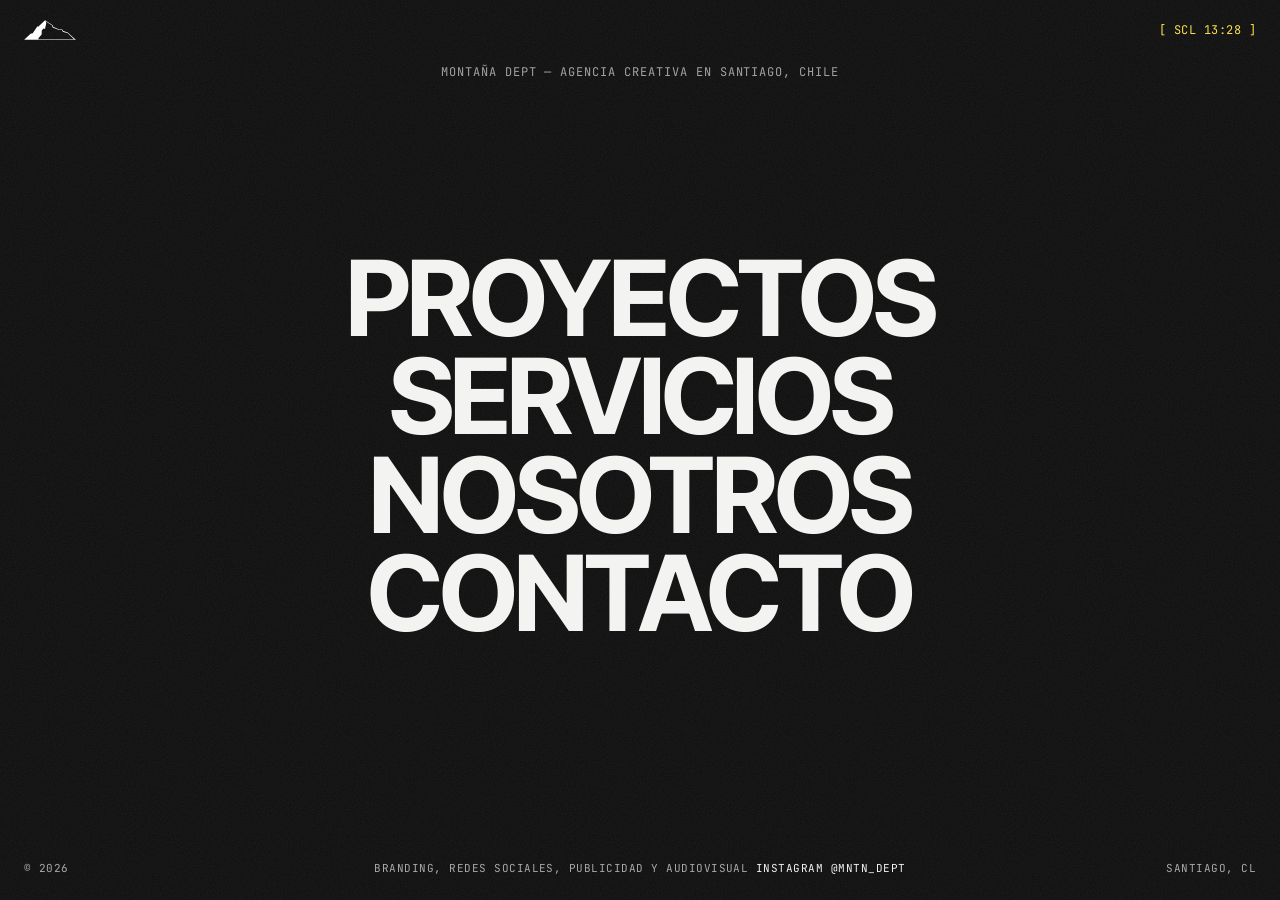
<file: index.html>
<!doctype html>
<html lang="es-CL">
<head>
<meta charset="utf-8">
<meta name="viewport" content="width=device-width, initial-scale=1">
<script>try{if(sessionStorage.getItem('md-curtain')==='1')document.documentElement.classList.add('curtain-in')}catch(e){}</script>
<title>Montaña Dept — Agencia creativa</title>
<meta name="description" content="Montaña Dept es una agencia creativa de Santiago. Hacemos branding, redes sociales, publicidad y audiovisual.">
<meta name="theme-color" content="#0d0d0d">
<meta property="og:type" content="website">
<meta property="og:site_name" content="Montaña Dept">
<meta property="og:locale" content="es_CL">
<meta property="og:title" content="Montaña Dept — Agencia creativa">
<meta property="og:description" content="Montaña Dept es una agencia creativa de Santiago. Hacemos branding, redes sociales, publicidad y audiovisual.">
<meta property="og:url" content="https://montanadept.com/">
<meta property="og:image" content="https://montanadept.com/assets/og-image.png">
<meta property="og:image:width" content="1200">
<meta property="og:image:height" content="630">
<meta name="twitter:card" content="summary_large_image">
<link rel="icon" href="assets/favicon.svg" type="image/svg+xml">
<link rel="icon" href="assets/favicon-32.png" sizes="32x32" type="image/png">
<link rel="apple-touch-icon" href="assets/apple-touch-icon.png">
<link rel="preconnect" href="https://fonts.googleapis.com">
<link rel="preconnect" href="https://fonts.gstatic.com" crossorigin>
<link rel="stylesheet" href="https://fonts.googleapis.com/css2?family=Inter+Tight:wght@500;600;700&amp;family=Inter:wght@400;500&amp;family=JetBrains+Mono:wght@400;500&amp;display=swap">
<link rel="stylesheet" href="assets/css/styles.css?v=20261124b">
<script type="application/ld+json">
{
  "@context": "https://schema.org",
  "@type": "Organization",
  "name": "Montaña Dept",
  "alternateName": ["Montana Dept", "Montaña Dept.", "mntn_dept"],
  "url": "https://montanadept.com/",
  "logo": "https://montanadept.com/assets/og-image.png",
  "email": "contacto@montanadept.com",
  "address": { "@type": "PostalAddress", "addressLocality": "Santiago", "addressCountry": "CL" },
  "sameAs": ["https://www.instagram.com/mntn_dept/"],
  "description": "Agencia creativa de Santiago. Branding, redes sociales, publicidad y audiovisual."
}
</script>
</head>
<body class="is-home-dark">
<a class="skip-link" href="#main">Saltar al contenido</a>
<div class="hm grain">
  <header class="hm-bar">
    <a class="hm-brand" href="index.html"><img src="assets/logos/isotipo-blanco.svg" alt="Montaña Dept, inicio" width="52" height="20"></a>
    <p class="hm-clock" aria-hidden="true">[ <span id="reloj">SCL --:--</span> ]</p>
  </header>
  <main id="main" class="hm-main">
    <h1 class="hm-h1">Montaña Dept — Agencia creativa en Santiago, Chile</h1>
    <nav aria-label="Principal">
      <ul class="hm-list">
        <li class="hm-item"><a href="proyectos.html" data-tape="[ VER PROYECTOS ]"><span class="hm-t">Proyectos</span></a></li>
        <li class="hm-item"><a href="servicios.html" data-tape="[ VER SERVICIOS ]"><span class="hm-t">Servicios</span></a></li>
        <li class="hm-item"><a href="nosotros.html" data-tape="[ VER NOSOTROS ]"><span class="hm-t">Nosotros</span></a></li>
        <li class="hm-item"><a href="contacto.html" data-tape="[ VER CONTACTO ]"><span class="hm-t">Contacto</span></a></li>
      </ul>
    </nav>
  </main>
  <footer class="hm-foot">
    <p class="hm-foot-l">© 2026</p>
<p class="hm-tagline">Branding, redes sociales, publicidad y audiovisual <a href="https://www.instagram.com/mntn_dept/" target="_blank" rel="noopener noreferrer" class="hm-ig">Instagram @mntn_dept</a></p>
    <p class="hm-foot-r">Santiago, CL</p>
  </footer>
</div>
<script src="assets/js/main.js?v=20261124b" defer></script>
</body>
</html>
</file>
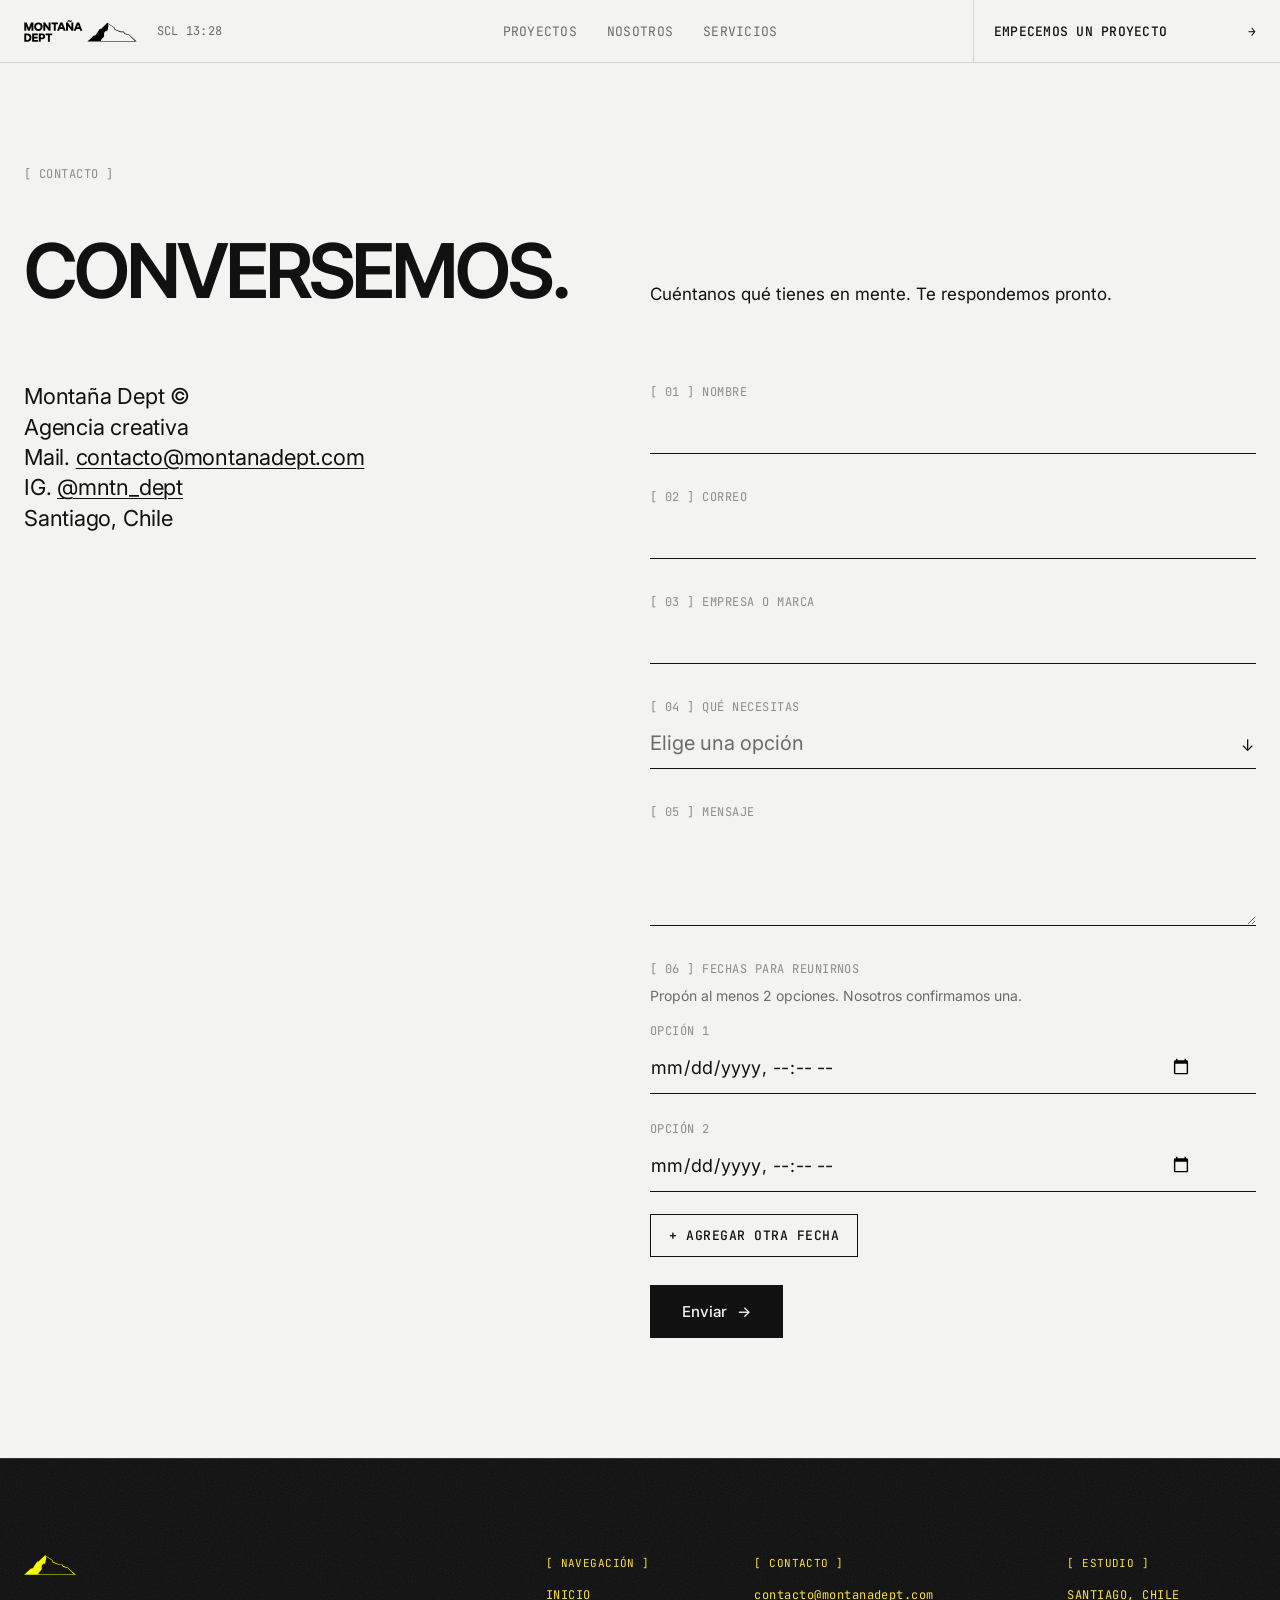
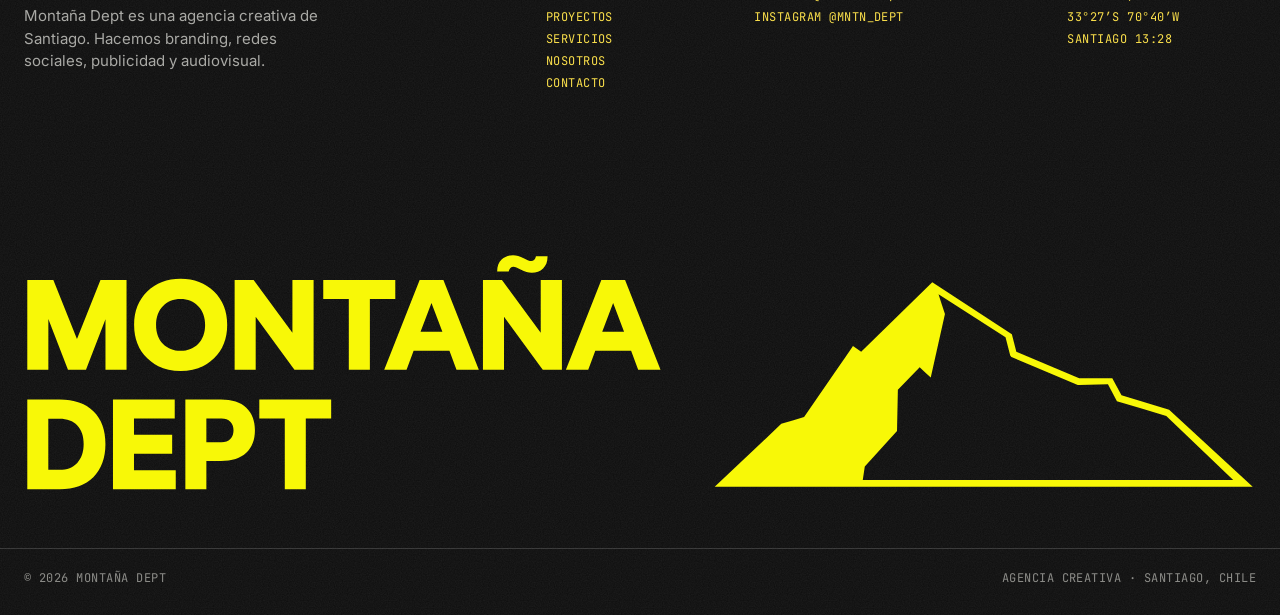
<file: contacto.html>
<!doctype html>
<html lang="es-CL">
<head>
<meta charset="utf-8">
<meta name="viewport" content="width=device-width, initial-scale=1">
<script>try{if(sessionStorage.getItem('md-curtain')==='1')document.documentElement.classList.add('curtain-in')}catch(e){}</script>
<title>Contacto | Montaña Dept</title>
<meta name="description" content="Escríbenos a Montaña Dept, agencia creativa de Santiago. Cuéntanos qué necesitas y lo vemos juntos.">
<meta name="theme-color" content="#f3f3f1">
<meta property="og:type" content="website">
<meta property="og:site_name" content="Montaña Dept">
<meta property="og:locale" content="es_CL">
<meta property="og:title" content="Contacto | Montaña Dept">
<meta property="og:description" content="Escríbenos a Montaña Dept, agencia creativa de Santiago. Cuéntanos qué necesitas y lo vemos juntos.">
<meta property="og:url" content="https://montanadept.com/contacto.html">
<meta property="og:image" content="https://montanadept.com/assets/og-image.png">
<meta property="og:image:width" content="1200">
<meta property="og:image:height" content="630">
<meta name="twitter:card" content="summary_large_image">
<link rel="icon" href="assets/favicon.svg" type="image/svg+xml">
<link rel="icon" href="assets/favicon-32.png" sizes="32x32" type="image/png">
<link rel="apple-touch-icon" href="assets/apple-touch-icon.png">
<link rel="preconnect" href="https://fonts.googleapis.com">
<link rel="preconnect" href="https://fonts.gstatic.com" crossorigin>
<link rel="stylesheet" href="https://fonts.googleapis.com/css2?family=Inter+Tight:wght@500;600&amp;family=Inter:wght@400;500&amp;family=JetBrains+Mono:wght@400;500&amp;display=swap">
<link rel="stylesheet" href="assets/css/styles.css?v=20261124b">
</head>
<body>
<a class="skip-link" href="#main">Saltar al contenido</a>
<header class="site-header">
  <div class="grid header-in">
    <a class="brand" href="index.html"><img src="assets/logos/logo-horizontal-negro.svg" alt="Montaña Dept" width="113" height="22"></a>
    <p class="hdr-clock mono" aria-hidden="true"><span class="hdr-clock-l">Hora actual</span><span class="hdr-clock-t" id="reloj">SCL --:--</span></p>
    <p class="hdr-date mono" aria-hidden="true"><span class="hdr-clock-l">Fecha actual</span><span class="hdr-clock-t" id="fecha">--/--/----</span></p>
    <button class="menu-btn" type="button" aria-expanded="false" aria-controls="menu"><span class="menu-btn-label">Menú</span></button>
    <nav id="menu" class="nav" aria-label="Principal">
      <ul class="nav-list">
        <li><a href="proyectos.html">Proyectos</a></li>
        <li><a href="nosotros.html">Nosotros</a></li>
        <li><a href="servicios.html">Servicios</a></li>
      </ul>
      <a class="header-cta" href="contacto.html"><span class="header-cta-t">Empecemos un proyecto</span><span class="header-cta-a" aria-hidden="true">→</span></a>
    </nav>
  </div>
</header>
<main id="main">
<section class="grid page-head page-head--plain" data-rv>
  <p class="mono page-label">[ Contacto ]</p>
  <h1 class="display page-title page-title--long">Conversemos.</h1>
  <p class="page-lead">Cuéntanos qué tienes en mente. Te respondemos pronto.</p>
</section>
<section class="grid contact" data-rv>
  <address class="studio-card">
    <p>Montaña Dept ©</p>
    <p>Agencia creativa</p>
    <p>Mail. <a href="mailto:contacto@montanadept.com">contacto@montanadept.com</a></p>
    <p>IG. <a href="https://www.instagram.com/mntn_dept/" target="_blank" rel="noopener noreferrer">@mntn_dept</a></p>
    <p>Santiago, Chile</p>
  </address>

  <!-- Envío por Web3Forms: la access key va en assets/js/main.js (WEB3FORMS_KEY). -->
  <form class="form" data-form>
    <input type="checkbox" name="botcheck" class="sr-only" tabindex="-1" autocomplete="off" aria-hidden="true">
    <div class="field"><label class="mono" for="f-nombre">[ 01 ] Nombre</label><div class="field__control"><input id="f-nombre" name="nombre" type="text" autocomplete="name" required></div></div>
    <div class="field"><label class="mono" for="f-correo">[ 02 ] Correo</label><div class="field__control"><input id="f-correo" name="correo" type="email" autocomplete="email" required></div></div>
    <div class="field"><label class="mono" for="f-empresa">[ 03 ] Empresa o marca</label><div class="field__control"><input id="f-empresa" name="empresa" type="text" autocomplete="organization" required></div></div>
    <div class="field field--select"><label class="mono" for="f-necesidad">[ 04 ] Qué necesitas</label>
      <div class="field__control"><select id="f-necesidad" name="necesidad" required><option value="" selected disabled>Elige una opción</option><option value="Branding">Branding</option><option value="Redes sociales">Redes sociales</option><option value="Publicidad">Publicidad</option><option value="Audiovisual">Audiovisual</option><option value="Otro">Otro</option></select></div></div>
    <div class="field"><label class="mono" for="f-mensaje">[ 05 ] Mensaje</label><div class="field__control"><textarea id="f-mensaje" name="mensaje" rows="3" required></textarea></div></div>
    <fieldset class="fechas" aria-describedby="fechas-help">
      <legend class="mono">[ 06 ] Fechas para reunirnos</legend>
      <p class="fechas__help" id="fechas-help">Propón al menos 2 opciones. Nosotros confirmamos una.</p>
      <div class="fechas__list" id="fechas-list">
        <div class="fecha-row"><div class="field field--fecha"><label class="mono" for="f-fecha1">Opción 1</label><div class="field__control"><input id="f-fecha1" name="fecha1" type="datetime-local" step="900" required data-fecha></div></div></div>
        <div class="fecha-row"><div class="field field--fecha"><label class="mono" for="f-fecha2">Opción 2</label><div class="field__control"><input id="f-fecha2" name="fecha2" type="datetime-local" step="900" required data-fecha></div></div></div>
      </div>
      <button class="fechas__add mono" id="fechas-add" type="button">+ Agregar otra fecha</button>
    </fieldset>
    <div><button class="send send-badge" type="submit" data-state="idle"><span class="send-badge__content">Enviar <span aria-hidden="true">→</span></span></button></div>
    <div class="form-ready" id="form-ready" role="status" aria-live="polite" hidden>
      <p class="form-ready-title mono" id="form-ready-title">Tu mensaje está listo.</p>
      <div class="form-ready-actions" id="form-ready-actions">
        <a class="send send--link" id="form-mailto" href="mailto:contacto@montanadept.com">Enviar desde mi correo <span aria-hidden="true">→</span></a>
        <button class="send send--ghost" id="form-copy" type="button">Copiar mensaje</button>
      </div>
      <p class="form-ready-note">¿No se abre? Escríbenos a <a href="mailto:contacto@montanadept.com">contacto@montanadept.com</a></p>
    </div>
  </form>
</section>
</main>
<footer class="site-footer grain">
  <div class="grid footer-in">
    <div class="footer-about">
      <a class="footer-iso" href="index.html"><img src="assets/logos/isotipo-amarillo.svg" alt="Montaña Dept, inicio" width="52" height="20"></a>
      <p>Montaña Dept es una agencia creativa de Santiago. Hacemos branding, redes sociales, publicidad y audiovisual.</p>
    </div>
    <nav class="fcol fcol-nav" aria-label="Pie de página">
      <h2 class="mono">[ Navegación ]</h2>
      <ul>
        <li><a href="index.html">Inicio</a></li>
        <li><a href="proyectos.html">Proyectos</a></li>
        <li><a href="servicios.html">Servicios</a></li>
        <li><a href="nosotros.html">Nosotros</a></li>
        <li><a href="contacto.html">Contacto</a></li>
      </ul>
    </nav>
    <div class="fcol fcol-contact">
      <h2 class="mono">[ Contacto ]</h2>
      <ul>
        <li><a href="mailto:contacto@montanadept.com">contacto@montanadept.com</a></li>
        <li><a href="https://www.instagram.com/mntn_dept/" target="_blank" rel="noopener noreferrer">Instagram @mntn_dept</a></li>
      </ul>
    </div>
    <div class="fcol fcol-geo">
      <h2 class="mono">[ Estudio ]</h2>
      <ul>
        <li>Santiago, Chile</li>
        <li>33°27′S 70°40′W</li>
        <li data-reloj>Santiago --:--</li>
      </ul>
    </div>
  </div>
  <a class="footer-word" href="index.html" aria-label="Montaña Dept, inicio"><img src="assets/logos/logo-horizontal-amarillo.svg" alt="" width="1832" height="357"></a>
  <div class="footer-bottom mono"><span>© 2026 Montaña Dept</span><span>Agencia creativa · Santiago, Chile</span></div>
</footer>
<script src="assets/js/proyectos.js?v=20261124b" defer></script>
<script src="assets/js/main.js?v=20261124b" defer></script>
</body>
</html>
</file>
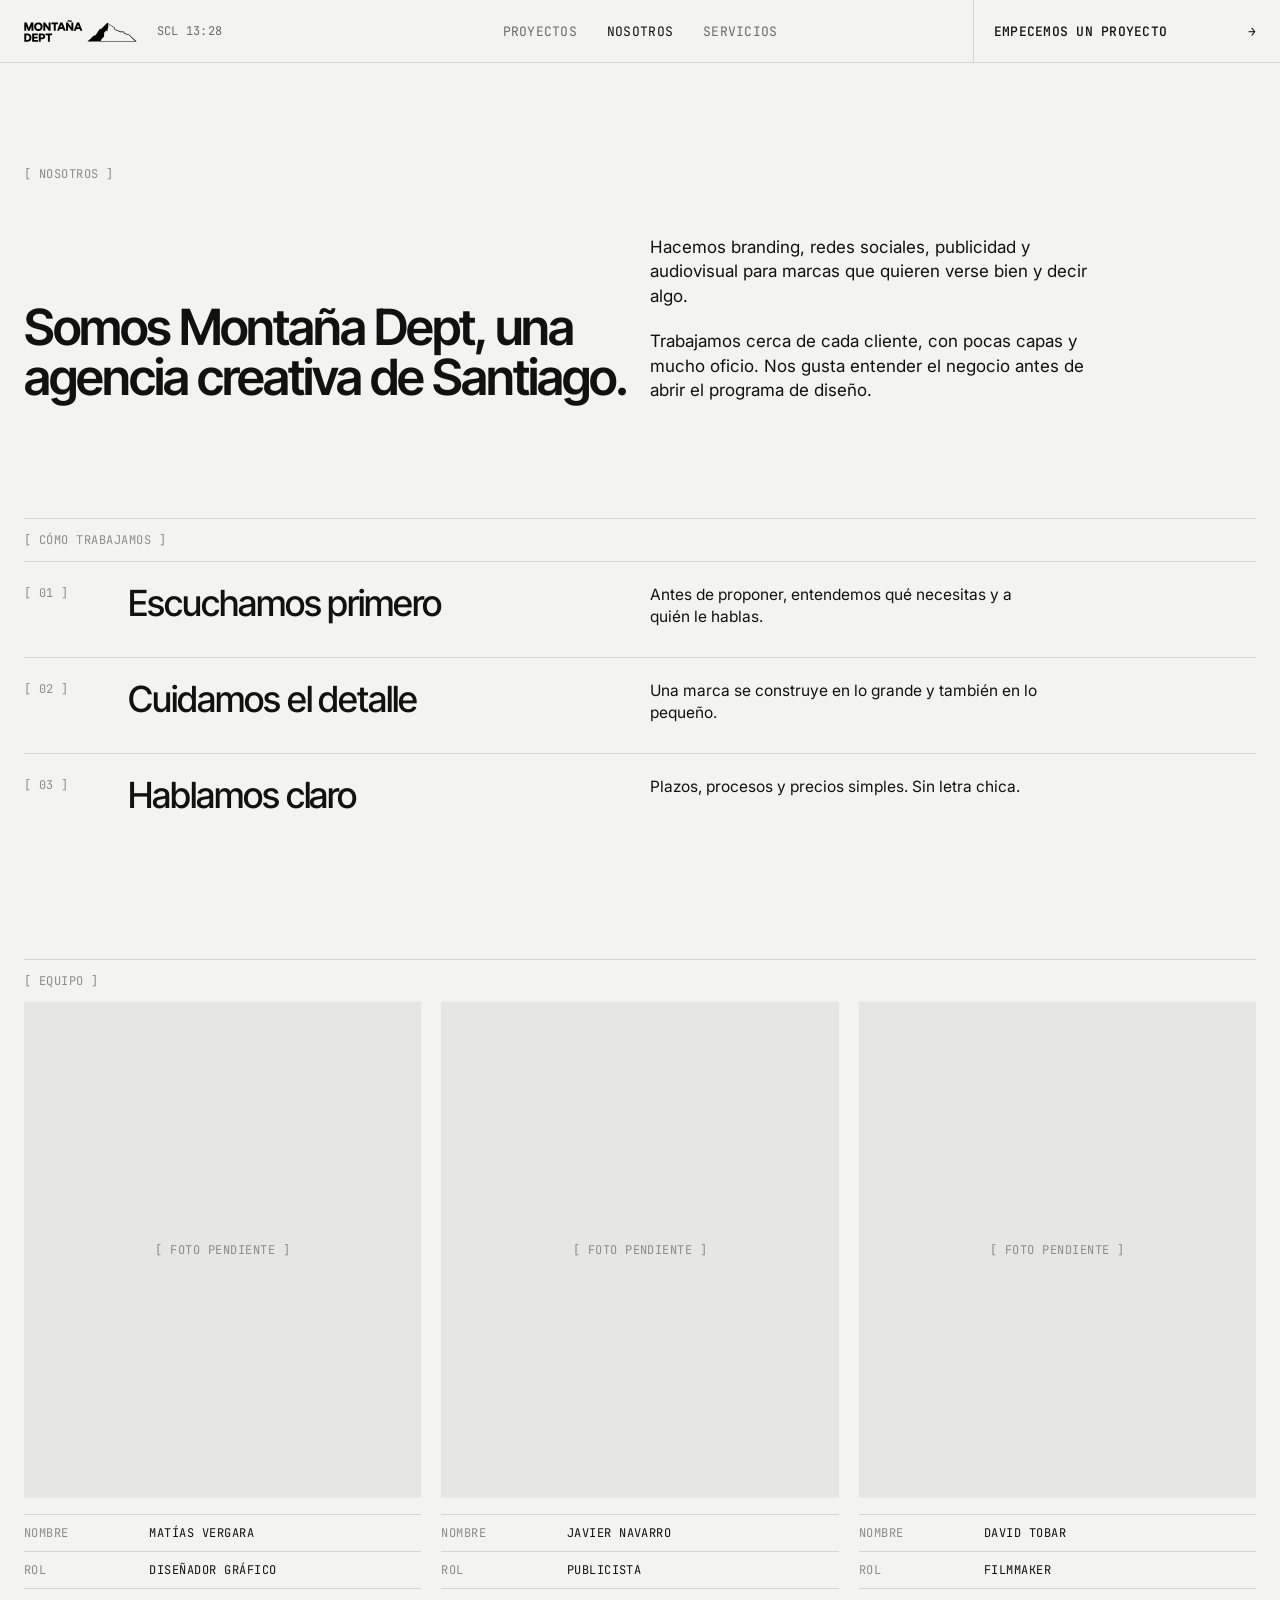
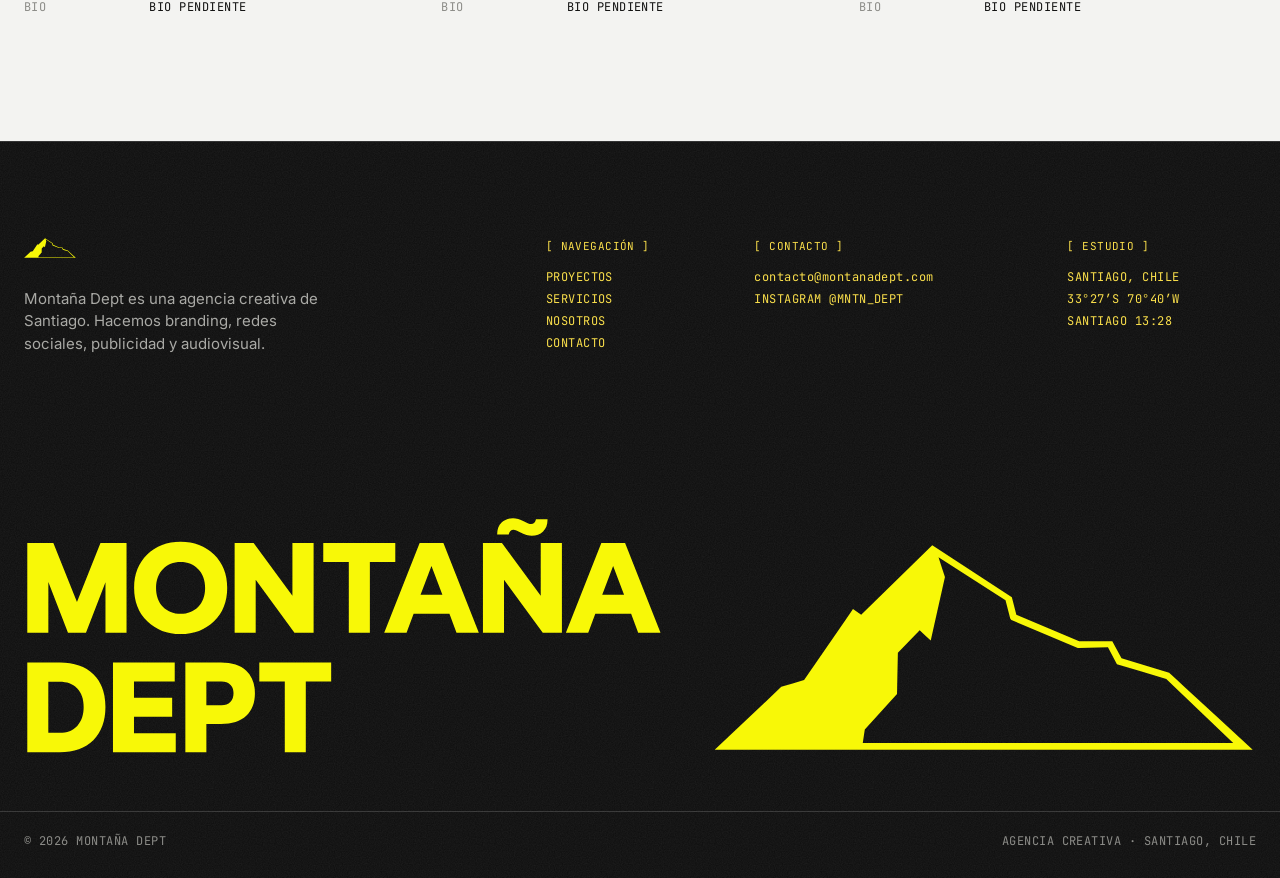
<file: nosotros.html>
<!doctype html>
<html lang="es-CL">
<head>
<meta charset="utf-8">
<meta name="viewport" content="width=device-width, initial-scale=1">
<script>try{if(sessionStorage.getItem('md-curtain')==='1')document.documentElement.classList.add('curtain-in')}catch(e){}</script>
<title>Nosotros | Montaña Dept</title>
<meta name="description" content="Somos Montaña Dept, una agencia creativa de Santiago. Conoce al equipo y cómo trabajamos.">
<meta name="theme-color" content="#f3f3f1">
<meta property="og:type" content="website">
<meta property="og:site_name" content="Montaña Dept">
<meta property="og:locale" content="es_CL">
<meta property="og:title" content="Nosotros | Montaña Dept">
<meta property="og:description" content="Somos Montaña Dept, una agencia creativa de Santiago. Conoce al equipo y cómo trabajamos.">
<meta property="og:url" content="https://montanadept.com/nosotros.html">
<meta property="og:image" content="https://montanadept.com/assets/og-image.png">
<meta property="og:image:width" content="1200">
<meta property="og:image:height" content="630">
<meta name="twitter:card" content="summary_large_image">
<link rel="icon" href="assets/favicon.svg" type="image/svg+xml">
<link rel="icon" href="assets/favicon-32.png" sizes="32x32" type="image/png">
<link rel="apple-touch-icon" href="assets/apple-touch-icon.png">
<link rel="preconnect" href="https://fonts.googleapis.com">
<link rel="preconnect" href="https://fonts.gstatic.com" crossorigin>
<link rel="stylesheet" href="https://fonts.googleapis.com/css2?family=Inter+Tight:wght@500;600&amp;family=Inter:wght@400;500&amp;family=JetBrains+Mono:wght@400;500&amp;display=swap">
<link rel="stylesheet" href="assets/css/styles.css?v=20261124b">
</head>
<body>
<a class="skip-link" href="#main">Saltar al contenido</a>
<header class="site-header">
  <div class="grid header-in">
    <a class="brand" href="index.html"><img src="assets/logos/logo-horizontal-negro.svg" alt="Montaña Dept" width="113" height="22"></a>
    <p class="hdr-clock mono" aria-hidden="true"><span class="hdr-clock-l">Hora actual</span><span class="hdr-clock-t" id="reloj">SCL --:--</span></p>
    <p class="hdr-date mono" aria-hidden="true"><span class="hdr-clock-l">Fecha actual</span><span class="hdr-clock-t" id="fecha">--/--/----</span></p>
    <button class="menu-btn" type="button" aria-expanded="false" aria-controls="menu"><span class="menu-btn-label">Menú</span></button>
    <nav id="menu" class="nav" aria-label="Principal">
      <ul class="nav-list">
        <li><a href="proyectos.html">Proyectos</a></li>
        <li><a href="nosotros.html" aria-current="page">Nosotros</a></li>
        <li><a href="servicios.html">Servicios</a></li>
      </ul>
      <a class="header-cta" href="contacto.html"><span class="header-cta-t">Empecemos un proyecto</span><span class="header-cta-a" aria-hidden="true">→</span></a>
    </nav>
  </div>
</header>
<main id="main">
<section class="grid about-head" data-rv>
  <p class="mono page-label">[ Nosotros ]</p>
  <h1 class="display about-title">Somos Montaña Dept, una agencia creativa de Santiago.</h1>
  <div class="about-text">
    <p>Hacemos branding, redes sociales, publicidad y audiovisual para marcas que quieren verse bien y decir algo.</p>
    <p>Trabajamos cerca de cada cliente, con pocas capas y mucho oficio. Nos gusta entender el negocio antes de abrir el programa de diseño.</p>
  </div>
</section>
<section class="block" aria-labelledby="t-valores" data-rv>
  <div class="grid sec-label"><h2 class="mono" id="t-valores">[ Cómo trabajamos ]</h2></div>
  <ol class="vrows">
      <li class="grid vrow"><span class="mono vrow-n">[ 01 ]</span><h3 class="vrow-t">Escuchamos primero</h3><p class="vrow-d">Antes de proponer, entendemos qué necesitas y a quién le hablas.</p></li>
      <li class="grid vrow"><span class="mono vrow-n">[ 02 ]</span><h3 class="vrow-t">Cuidamos el detalle</h3><p class="vrow-d">Una marca se construye en lo grande y también en lo pequeño.</p></li>
      <li class="grid vrow"><span class="mono vrow-n">[ 03 ]</span><h3 class="vrow-t">Hablamos claro</h3><p class="vrow-d">Plazos, procesos y precios simples. Sin letra chica.</p></li>
  </ol>
</section>
<section class="block" aria-labelledby="t-equipo" data-rv>
  <div class="grid sec-label"><h2 class="mono" id="t-equipo">[ Equipo ]</h2></div>
  <ul class="grid team">
      <li class="member">
        <div class="frame r45"><div class="ph" role="img" aria-label="Foto pendiente de Matías Vergara"><span class="ph-label mono">[ Foto pendiente ]</span></div></div>
        <dl class="mtable mono"><div><dt>Nombre</dt><dd>Matías Vergara</dd></div><div><dt>Rol</dt><dd>Diseñador Gráfico</dd></div><div><dt>Bio</dt><dd>Bio pendiente</dd></div></dl>
      </li>
      <li class="member">
        <div class="frame r45"><div class="ph" role="img" aria-label="Foto pendiente de Javier"><span class="ph-label mono">[ Foto pendiente ]</span></div></div>
        <dl class="mtable mono"><div><dt>Nombre</dt><dd>Javier Navarro</dd></div><div><dt>Rol</dt><dd>Publicista</dd></div><div><dt>Bio</dt><dd>Bio pendiente</dd></div></dl>
      </li>
      <li class="member">
        <div class="frame r45"><div class="ph" role="img" aria-label="Foto pendiente de David"><span class="ph-label mono">[ Foto pendiente ]</span></div></div>
        <dl class="mtable mono"><div><dt>Nombre</dt><dd>David Tobar</dd></div><div><dt>Rol</dt><dd>Filmmaker</dd></div><div><dt>Bio</dt><dd>Bio pendiente</dd></div></dl>
      </li>
  </ul>
</section>
</main>
<footer class="site-footer grain">
  <div class="grid footer-in">
    <div class="footer-about">
      <a class="footer-iso" href="index.html"><img src="assets/logos/isotipo-amarillo.svg" alt="Montaña Dept, inicio" width="52" height="20"></a>
      <p>Montaña Dept es una agencia creativa de Santiago. Hacemos branding, redes sociales, publicidad y audiovisual.</p>
    </div>
    <nav class="fcol fcol-nav" aria-label="Pie de página">
      <h2 class="mono">[ Navegación ]</h2>
      <ul>
        <li><a href="proyectos.html">Proyectos</a></li>
        <li><a href="servicios.html">Servicios</a></li>
        <li><a href="nosotros.html">Nosotros</a></li>
        <li><a href="contacto.html">Contacto</a></li>
      </ul>
    </nav>
    <div class="fcol fcol-contact">
      <h2 class="mono">[ Contacto ]</h2>
      <ul>
        <li><a href="mailto:contacto@montanadept.com">contacto@montanadept.com</a></li>
        <li><a href="https://www.instagram.com/mntn_dept/" target="_blank" rel="noopener noreferrer">Instagram @mntn_dept</a></li>
      </ul>
    </div>
    <div class="fcol fcol-geo">
      <h2 class="mono">[ Estudio ]</h2>
      <ul>
        <li>Santiago, Chile</li>
        <li>33°27′S 70°40′W</li>
        <li data-reloj>Santiago --:--</li>
      </ul>
    </div>
  </div>
  <a class="footer-word" href="index.html" aria-label="Montaña Dept, inicio"><img src="assets/logos/logo-horizontal-amarillo.svg" alt="" width="1832" height="357"></a>
  <div class="footer-bottom mono"><span>© 2026 Montaña Dept</span><span>Agencia creativa · Santiago, Chile</span></div>
</footer>
<script src="assets/js/proyectos.js?v=20261124b" defer></script>
<script src="assets/js/main.js?v=20261124b" defer></script>
</body>
</html>
</file>
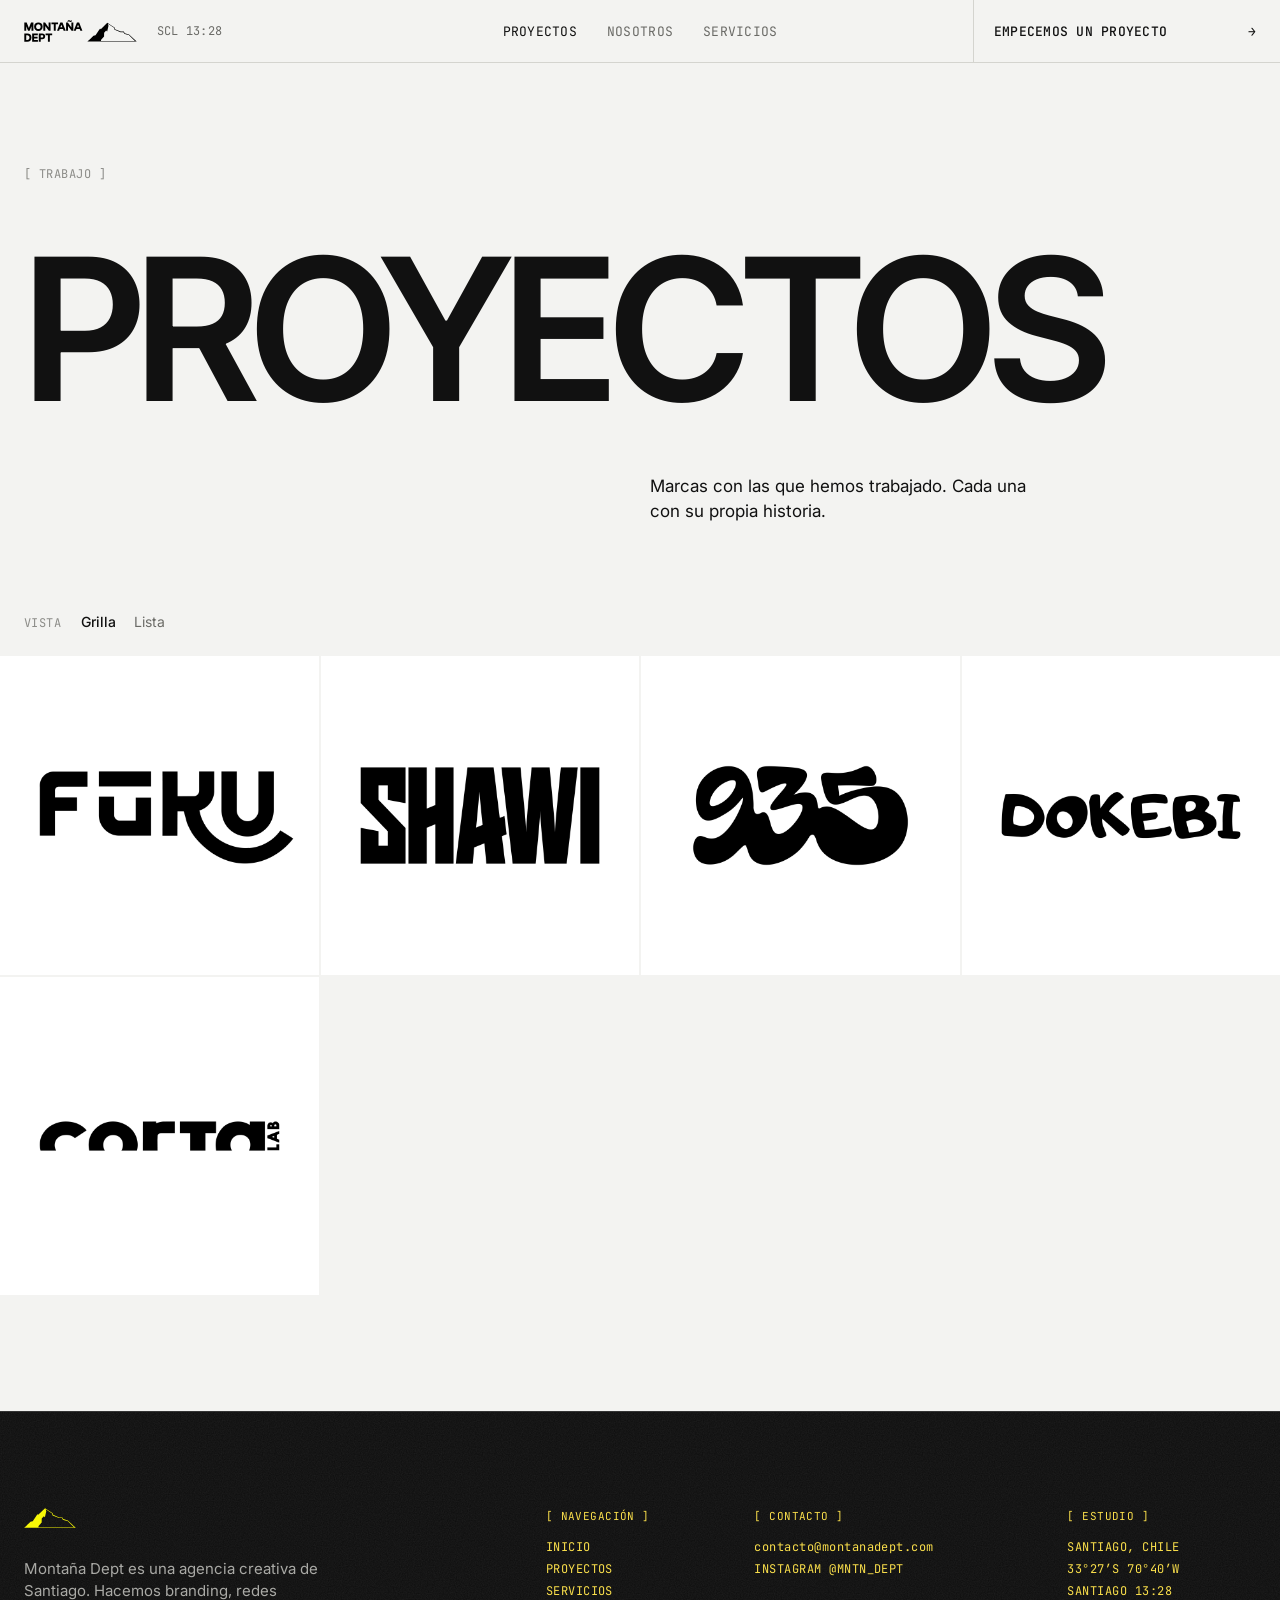
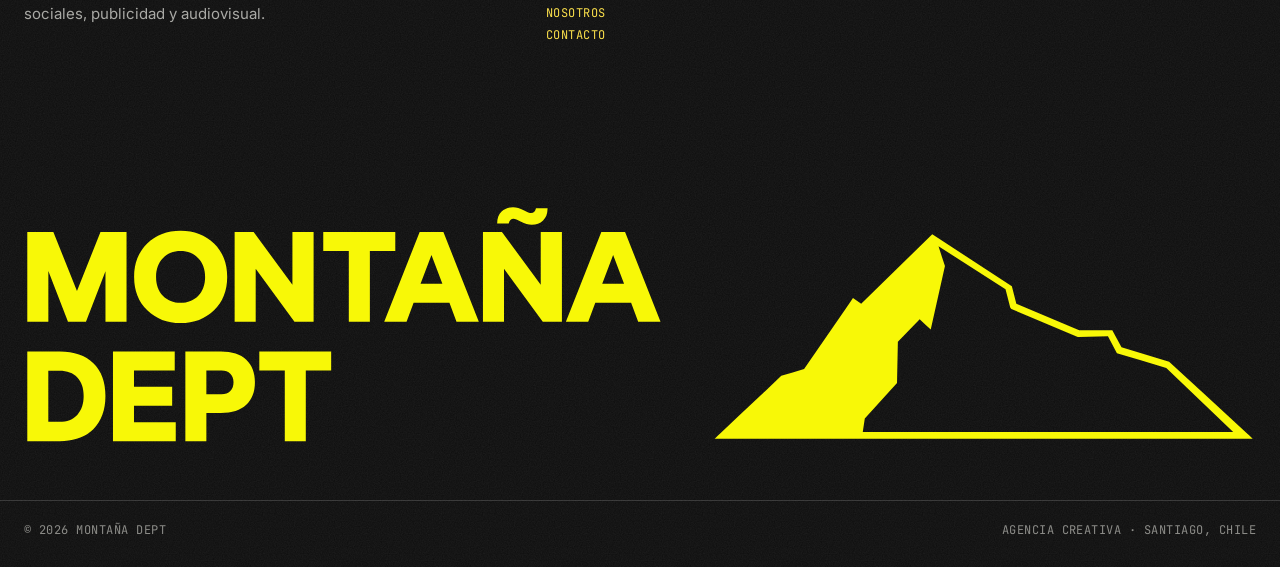
<file: proyectos.html>
<!doctype html>
<html lang="es-CL">
<head>
<meta charset="utf-8">
<meta name="viewport" content="width=device-width, initial-scale=1">
<script>try{if(sessionStorage.getItem('md-curtain')==='1')document.documentElement.classList.add('curtain-in')}catch(e){}</script>
<title>Proyectos | Montaña Dept</title>
<meta name="description" content="Proyectos de branding, redes sociales, publicidad y audiovisual de Montaña Dept, agencia creativa de Santiago.">
<meta name="theme-color" content="#f3f3f1">
<meta property="og:type" content="website">
<meta property="og:site_name" content="Montaña Dept">
<meta property="og:locale" content="es_CL">
<meta property="og:title" content="Proyectos | Montaña Dept">
<meta property="og:description" content="Proyectos de branding, redes sociales, publicidad y audiovisual de Montaña Dept, agencia creativa de Santiago.">
<meta property="og:url" content="https://montanadept.com/proyectos.html">
<meta property="og:image" content="https://montanadept.com/assets/og-image.png">
<meta property="og:image:width" content="1200">
<meta property="og:image:height" content="630">
<meta name="twitter:card" content="summary_large_image">
<link rel="icon" href="assets/favicon.svg" type="image/svg+xml">
<link rel="icon" href="assets/favicon-32.png" sizes="32x32" type="image/png">
<link rel="apple-touch-icon" href="assets/apple-touch-icon.png">
<link rel="preconnect" href="https://fonts.googleapis.com">
<link rel="preconnect" href="https://fonts.gstatic.com" crossorigin>
<link rel="stylesheet" href="https://fonts.googleapis.com/css2?family=Inter+Tight:wght@500;600&amp;family=Inter:wght@400;500&amp;family=JetBrains+Mono:wght@400;500&amp;display=swap">
<link rel="stylesheet" href="assets/css/styles.css?v=20261124b">
</head>
<body>
<a class="skip-link" href="#main">Saltar al contenido</a>
<header class="site-header">
  <div class="grid header-in">
    <a class="brand" href="index.html"><img src="assets/logos/logo-horizontal-negro.svg" alt="Montaña Dept" width="113" height="22"></a>
    <p class="hdr-clock mono" aria-hidden="true"><span class="hdr-clock-l">Hora actual</span><span class="hdr-clock-t" id="reloj">SCL --:--</span></p>
    <p class="hdr-date mono" aria-hidden="true"><span class="hdr-clock-l">Fecha actual</span><span class="hdr-clock-t" id="fecha">--/--/----</span></p>
    <button class="menu-btn" type="button" aria-expanded="false" aria-controls="menu"><span class="menu-btn-label">Menú</span></button>
    <nav id="menu" class="nav" aria-label="Principal">
      <ul class="nav-list">
        <li><a href="proyectos.html" aria-current="page">Proyectos</a></li>
        <li><a href="nosotros.html">Nosotros</a></li>
        <li><a href="servicios.html">Servicios</a></li>
      </ul>
      <a class="header-cta" href="contacto.html"><span class="header-cta-t">Empecemos un proyecto</span><span class="header-cta-a" aria-hidden="true">→</span></a>
    </nav>
  </div>
</header>
<main id="main">
<section class="grid page-head" data-rv>
  <p class="mono page-label">[ Trabajo ]</p>
  <h1 class="display page-title">Proyectos</h1>
  <p class="page-lead">Marcas con las que hemos trabajado. Cada una con su propia historia.</p>
</section>

<section class="proj-list" aria-label="Lista de proyectos">
  <div class="grid pf">
    <div class="pf-grp pf-vista" role="group" aria-labelledby="pf-l-vista">
      <p class="pf-label mono" id="pf-l-vista">Vista</p>
      <ul class="pf-list">
        <li><button class="vbtn" type="button" data-view="grilla" aria-pressed="true">Grilla</button></li>
        <li><button class="vbtn" type="button" data-view="lista" aria-pressed="false">Lista</button></li>
      </ul>
    </div>
  </div>
  <div class="pv pv-grilla" id="v-grilla">
    <ul class="pgrid2" data-proyectos-grid="todos"></ul>
  </div>
  <div class="pv pv-lista" id="v-lista" hidden>
    <div class="grid plist-ctl"><button class="plist-all mono" type="button" data-expand-for="plist-todos" aria-controls="plist-todos"><span class="plist-all-t">Expandir todo</span> <span aria-hidden="true" class="plist-all-i">▾</span></button></div>
    <ul class="plist" id="plist-todos" data-plist="todos"></ul>
  </div>
  <p class="grid empty mono" id="sin-proyectos" hidden>Todavía no tenemos proyectos en esta categoría. Pronto.</p>
  <noscript><p class="grid mono">Activa JavaScript para ver los proyectos.</p></noscript>
</section>
</main>
<footer class="site-footer grain">
  <div class="grid footer-in">
    <div class="footer-about">
      <a class="footer-iso" href="index.html"><img src="assets/logos/isotipo-amarillo.svg" alt="Montaña Dept, inicio" width="52" height="20"></a>
      <p>Montaña Dept es una agencia creativa de Santiago. Hacemos branding, redes sociales, publicidad y audiovisual.</p>
    </div>
    <nav class="fcol fcol-nav" aria-label="Pie de página">
      <h2 class="mono">[ Navegación ]</h2>
      <ul>
        <li><a href="index.html">Inicio</a></li>
        <li><a href="proyectos.html">Proyectos</a></li>
        <li><a href="servicios.html">Servicios</a></li>
        <li><a href="nosotros.html">Nosotros</a></li>
        <li><a href="contacto.html">Contacto</a></li>
      </ul>
    </nav>
    <div class="fcol fcol-contact">
      <h2 class="mono">[ Contacto ]</h2>
      <ul>
        <li><a href="mailto:contacto@montanadept.com">contacto@montanadept.com</a></li>
        <li><a href="https://www.instagram.com/mntn_dept/" target="_blank" rel="noopener noreferrer">Instagram @mntn_dept</a></li>
      </ul>
    </div>
    <div class="fcol fcol-geo">
      <h2 class="mono">[ Estudio ]</h2>
      <ul>
        <li>Santiago, Chile</li>
        <li>33°27′S 70°40′W</li>
        <li data-reloj>Santiago --:--</li>
      </ul>
    </div>
  </div>
  <a class="footer-word" href="index.html" aria-label="Montaña Dept, inicio"><img src="assets/logos/logo-horizontal-amarillo.svg" alt="" width="1832" height="357"></a>
  <div class="footer-bottom mono"><span>© 2026 Montaña Dept</span><span>Agencia creativa · Santiago, Chile</span></div>
</footer>
<script src="assets/js/proyectos.js?v=20261124b" defer></script>
<script src="assets/js/main.js?v=20261124b" defer></script>
</body>
</html>
</file>
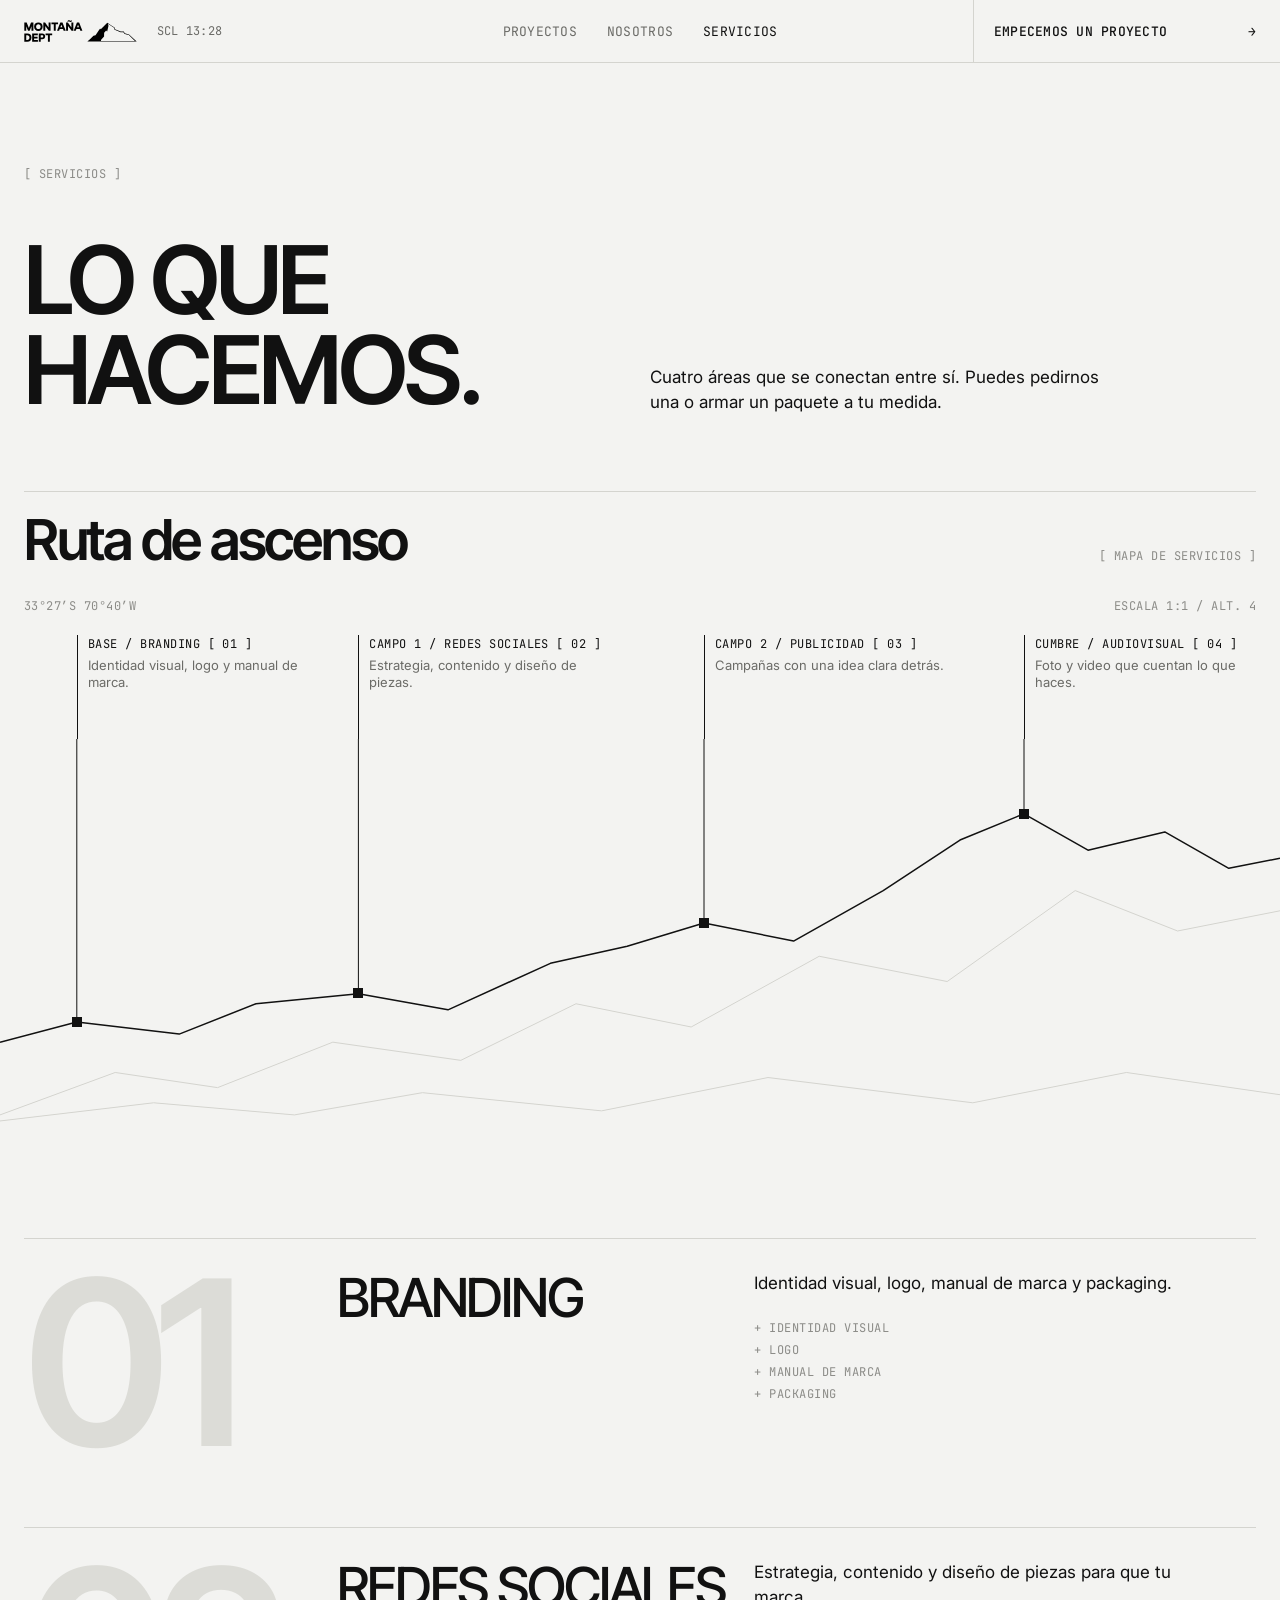
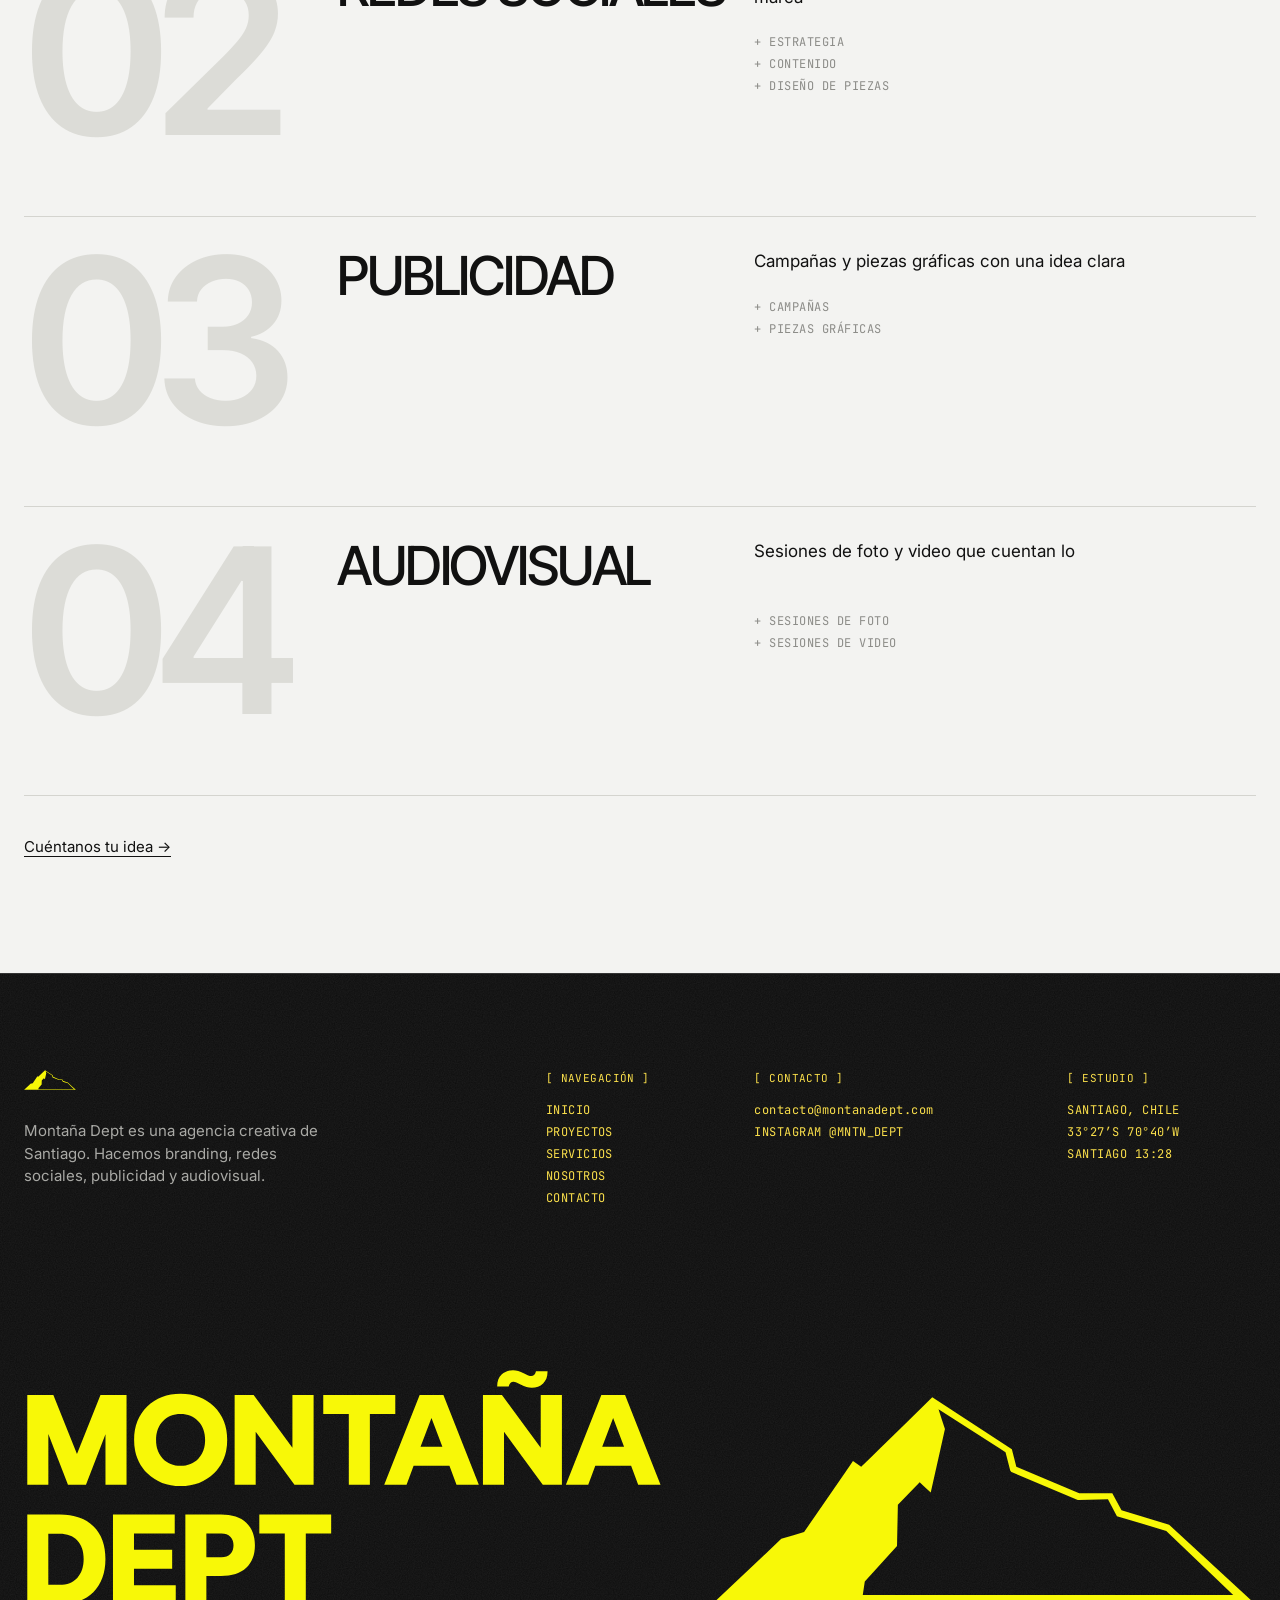
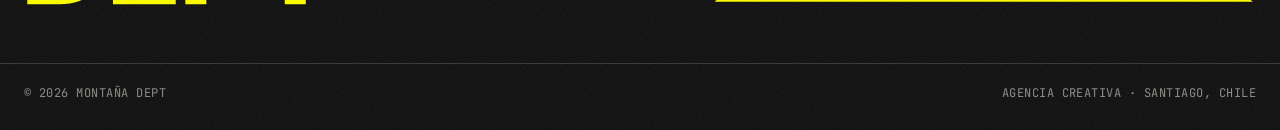
<file: servicios.html>
<!doctype html>
<html lang="es-CL">
<head>
<meta charset="utf-8">
<meta name="viewport" content="width=device-width, initial-scale=1">
<script>try{if(sessionStorage.getItem('md-curtain')==='1')document.documentElement.classList.add('curtain-in')}catch(e){}</script>
<title>Servicios | Montaña Dept</title>
<meta name="description" content="Branding, redes sociales, publicidad y audiovisual. Conoce lo que hacemos en Montaña Dept.">
<meta name="theme-color" content="#f3f3f1">
<meta property="og:type" content="website">
<meta property="og:site_name" content="Montaña Dept">
<meta property="og:locale" content="es_CL">
<meta property="og:title" content="Servicios | Montaña Dept">
<meta property="og:description" content="Branding, redes sociales, publicidad y audiovisual. Conoce lo que hacemos en Montaña Dept.">
<meta property="og:url" content="https://montanadept.com/servicios.html">
<meta property="og:image" content="https://montanadept.com/assets/og-image.png">
<meta property="og:image:width" content="1200">
<meta property="og:image:height" content="630">
<meta name="twitter:card" content="summary_large_image">
<link rel="icon" href="assets/favicon.svg" type="image/svg+xml">
<link rel="icon" href="assets/favicon-32.png" sizes="32x32" type="image/png">
<link rel="apple-touch-icon" href="assets/apple-touch-icon.png">
<link rel="preconnect" href="https://fonts.googleapis.com">
<link rel="preconnect" href="https://fonts.gstatic.com" crossorigin>
<link rel="stylesheet" href="https://fonts.googleapis.com/css2?family=Inter+Tight:wght@500;600&amp;family=Inter:wght@400;500&amp;family=JetBrains+Mono:wght@400;500&amp;display=swap">
<link rel="stylesheet" href="assets/css/styles.css?v=20261124b">
</head>
<body>
<a class="skip-link" href="#main">Saltar al contenido</a>
<header class="site-header">
  <div class="grid header-in">
    <a class="brand" href="index.html"><img src="assets/logos/logo-horizontal-negro.svg" alt="Montaña Dept" width="113" height="22"></a>
    <p class="hdr-clock mono" aria-hidden="true"><span class="hdr-clock-l">Hora actual</span><span class="hdr-clock-t" id="reloj">SCL --:--</span></p>
    <p class="hdr-date mono" aria-hidden="true"><span class="hdr-clock-l">Fecha actual</span><span class="hdr-clock-t" id="fecha">--/--/----</span></p>
    <button class="menu-btn" type="button" aria-expanded="false" aria-controls="menu"><span class="menu-btn-label">Menú</span></button>
    <nav id="menu" class="nav" aria-label="Principal">
      <ul class="nav-list">
        <li><a href="proyectos.html">Proyectos</a></li>
        <li><a href="nosotros.html">Nosotros</a></li>
        <li><a href="servicios.html" aria-current="page">Servicios</a></li>
      </ul>
      <a class="header-cta" href="contacto.html"><span class="header-cta-t">Empecemos un proyecto</span><span class="header-cta-a" aria-hidden="true">→</span></a>
    </nav>
  </div>
</header>
<main id="main">
<section class="grid page-head page-head--plain" data-rv>
  <p class="mono page-label">[ Servicios ]</p>
  <h1 class="display page-title">Lo que hacemos.</h1>
  <p class="page-lead">Cuatro áreas que se conectan entre sí. Puedes pedirnos una o armar un paquete a tu medida.</p>
</section>
<section class="camp" aria-labelledby="t-mapa" data-rv>
  <div class="grid camp-head">
    <h2 class="camp-title" id="t-mapa">Ruta de ascenso</h2>
    <p class="mono camp-sub">[ Mapa de servicios ]</p>
  </div>
  <div class="grid camp-corners mono" aria-hidden="true"><span>33°27′S 70°40′W</span><span>Escala 1:1 / Alt. 4</span></div>
  <div class="camp-map">
    <ul class="camp-labels">
      <li class="camp-label camp-label--1"><a href="#svc-branding"><span class="mono">Base / Branding [ 01 ]</span><span class="camp-desc">Identidad visual, logo y manual de marca.</span></a></li>
      <li class="camp-label camp-label--2"><a href="#svc-redes"><span class="mono">Campo 1 / Redes sociales [ 02 ]</span><span class="camp-desc">Estrategia, contenido y diseño de piezas.</span></a></li>
      <li class="camp-label camp-label--3"><a href="#svc-publicidad"><span class="mono">Campo 2 / Publicidad [ 03 ]</span><span class="camp-desc">Campañas con una idea clara detrás.</span></a></li>
      <li class="camp-label camp-label--4"><a href="#svc-audiovisual"><span class="mono">Cumbre / Audiovisual [ 04 ]</span><span class="camp-desc">Foto y video que cuentan lo que haces.</span></a></li>
    </ul>
    <svg class="camp-svg" viewBox="0 0 1000 380" preserveAspectRatio="none" role="img" aria-label="Perfil de montaña con cuatro campamentos: base, campo 1, campo 2 y cumbre, que representan branding, redes sociales, publicidad y audiovisual.">
      <path class="camp-bg" d="M0 372 L90 330 L170 345 L260 300 L360 318 L450 262 L540 285 L640 215 L740 240 L840 150 L920 190 L1000 170" fill="none" stroke="#d4d4cf" stroke-width="1" vector-effect="non-scaling-stroke"/>
      <path class="camp-bg" d="M0 378 L120 360 L230 372 L330 350 L470 368 L600 335 L760 360 L880 330 L1000 352" fill="none" stroke="#d4d4cf" stroke-width="1" vector-effect="non-scaling-stroke"/>
      <g class="camp-guides" stroke="#111111" stroke-width="1" vector-effect="non-scaling-stroke">
        <line x1="60" y1="0" x2="60" y2="280" vector-effect="non-scaling-stroke"/>
        <line x1="280" y1="0" x2="280" y2="252" vector-effect="non-scaling-stroke"/>
        <line x1="550" y1="0" x2="550" y2="182" vector-effect="non-scaling-stroke"/>
        <line x1="800" y1="0" x2="800" y2="74" vector-effect="non-scaling-stroke"/>
      </g>
      <path class="camp-ridge" d="M0 300 L60 280 L140 292 L200 262 L280 252 L350 268 L430 222 L490 205 L550 182 L620 200 L690 150 L750 100 L800 74 L850 110 L910 92 L960 128 L1000 118" fill="none" stroke="#111111" stroke-width="1.5" stroke-linejoin="round" vector-effect="non-scaling-stroke"/>
    </svg>
    <span class="camp-mark camp-mark--1" aria-hidden="true"></span>
    <span class="camp-mark camp-mark--2" aria-hidden="true"></span>
    <span class="camp-mark camp-mark--3" aria-hidden="true"></span>
    <span class="camp-mark camp-mark--4" aria-hidden="true"></span>
  </div>
  <ol class="grid camp-list mono">
    <li><span>[ 01 ] Base / Branding</span><span class="camp-desc">Identidad visual, logo y manual de marca.</span></li>
    <li><span>[ 02 ] Campo 1 / Redes sociales</span><span class="camp-desc">Estrategia, contenido y diseño de piezas.</span></li>
    <li><span>[ 03 ] Campo 2 / Publicidad</span><span class="camp-desc">Campañas con una idea clara detrás.</span></li>
    <li><span>[ 04 ] Cumbre / Audiovisual</span><span class="camp-desc">Foto y video que cuentan lo que haces.</span></li>
  </ol>
</section>
<section class="svc" aria-label="Servicios">
  <ol class="srows">
    <li class="grid srow" id="svc-branding" data-rv>
      <span class="srow-num" aria-hidden="true">01</span>
      <h2 class="srow-name">Branding</h2>
      <div class="srow-body"><p>Identidad visual, logo, manual de marca y packaging.</p><ul class="mono"><li>Identidad visual</li><li>Logo</li><li>Manual de marca</li><li>Packaging</li></ul></div>
    </li>
    <li class="grid srow" id="svc-redes" data-rv>
      <span class="srow-num" aria-hidden="true">02</span>
      <h2 class="srow-name">Redes sociales</h2>
      <div class="srow-body"><p>Estrategia, contenido y diseño de piezas para que tu marca se vea y se escuche.</p><ul class="mono"><li>Estrategia</li><li>Contenido</li><li>Diseño de piezas</li></ul></div>
    </li>
    <li class="grid srow" id="svc-publicidad" data-rv>
      <span class="srow-num" aria-hidden="true">03</span>
      <h2 class="srow-name">Publicidad</h2>
      <div class="srow-body"><p>Campañas y piezas gráficas con una idea clara detrás.</p><ul class="mono"><li>Campañas</li><li>Piezas gráficas</li></ul></div>
    </li>
    <li class="grid srow" id="svc-audiovisual" data-rv>
      <span class="srow-num" aria-hidden="true">04</span>
      <h2 class="srow-name">Audiovisual</h2>
      <div class="srow-body"><p>Sesiones de foto y video que cuentan lo que hace tu marca.</p><ul class="mono"><li>Sesiones de foto</li><li>Sesiones de video</li></ul></div>
    </li>
  </ol>
  <p class="grid svc-cta"><a class="link-under" href="contacto.html">Cuéntanos tu idea <span aria-hidden="true">→</span></a></p>
</section>
</main>
<footer class="site-footer grain">
  <div class="grid footer-in">
    <div class="footer-about">
      <a class="footer-iso" href="index.html"><img src="assets/logos/isotipo-amarillo.svg" alt="Montaña Dept, inicio" width="52" height="20"></a>
      <p>Montaña Dept es una agencia creativa de Santiago. Hacemos branding, redes sociales, publicidad y audiovisual.</p>
    </div>
    <nav class="fcol fcol-nav" aria-label="Pie de página">
      <h2 class="mono">[ Navegación ]</h2>
      <ul>
        <li><a href="index.html">Inicio</a></li>
        <li><a href="proyectos.html">Proyectos</a></li>
        <li><a href="servicios.html">Servicios</a></li>
        <li><a href="nosotros.html">Nosotros</a></li>
        <li><a href="contacto.html">Contacto</a></li>
      </ul>
    </nav>
    <div class="fcol fcol-contact">
      <h2 class="mono">[ Contacto ]</h2>
      <ul>
        <li><a href="mailto:contacto@montanadept.com">contacto@montanadept.com</a></li>
        <li><a href="https://www.instagram.com/mntn_dept/" target="_blank" rel="noopener noreferrer">Instagram @mntn_dept</a></li>
      </ul>
    </div>
    <div class="fcol fcol-geo">
      <h2 class="mono">[ Estudio ]</h2>
      <ul>
        <li>Santiago, Chile</li>
        <li>33°27′S 70°40′W</li>
        <li data-reloj>Santiago --:--</li>
      </ul>
    </div>
  </div>
  <a class="footer-word" href="index.html" aria-label="Montaña Dept, inicio"><img src="assets/logos/logo-horizontal-amarillo.svg" alt="" width="1832" height="357"></a>
  <div class="footer-bottom mono"><span>© 2026 Montaña Dept</span><span>Agencia creativa · Santiago, Chile</span></div>
</footer>
<script src="assets/js/proyectos.js?v=20261124b" defer></script>
<script src="assets/js/main.js?v=20261124b" defer></script>
</body>
</html>
</file>
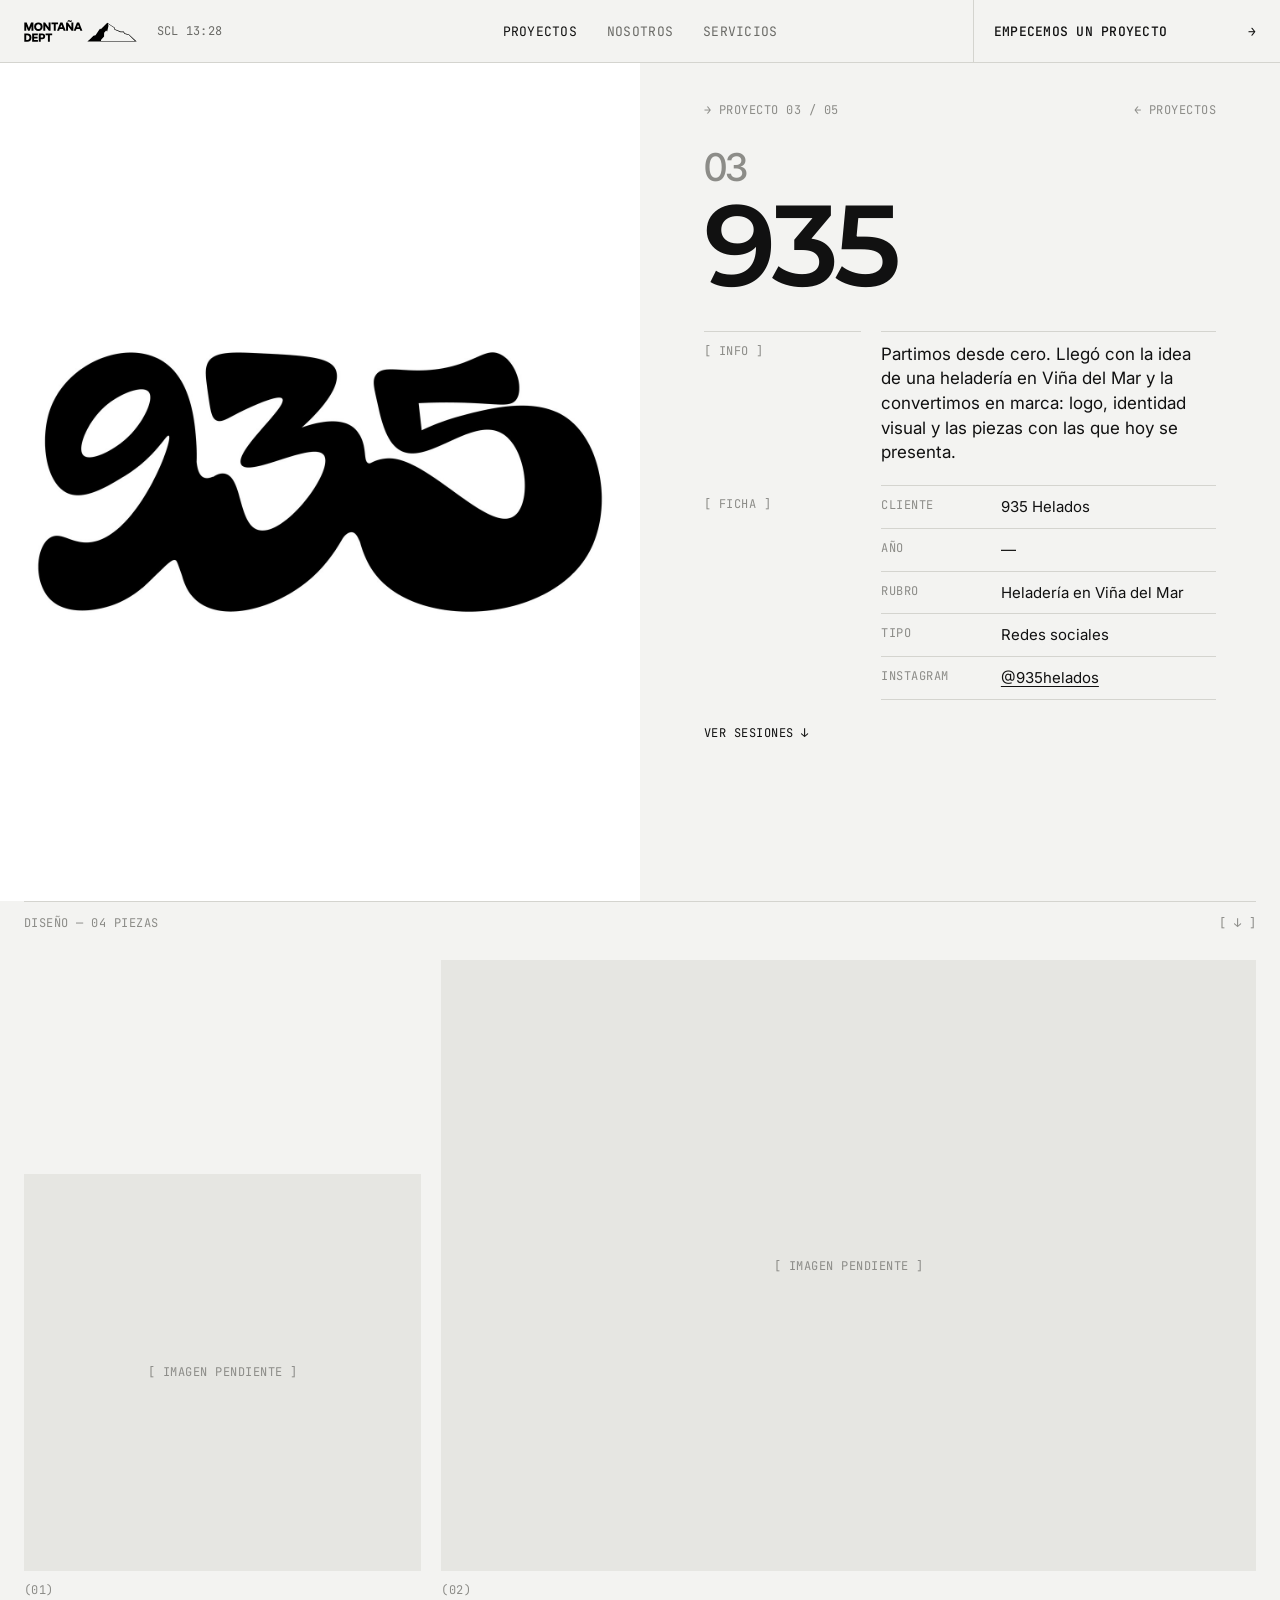
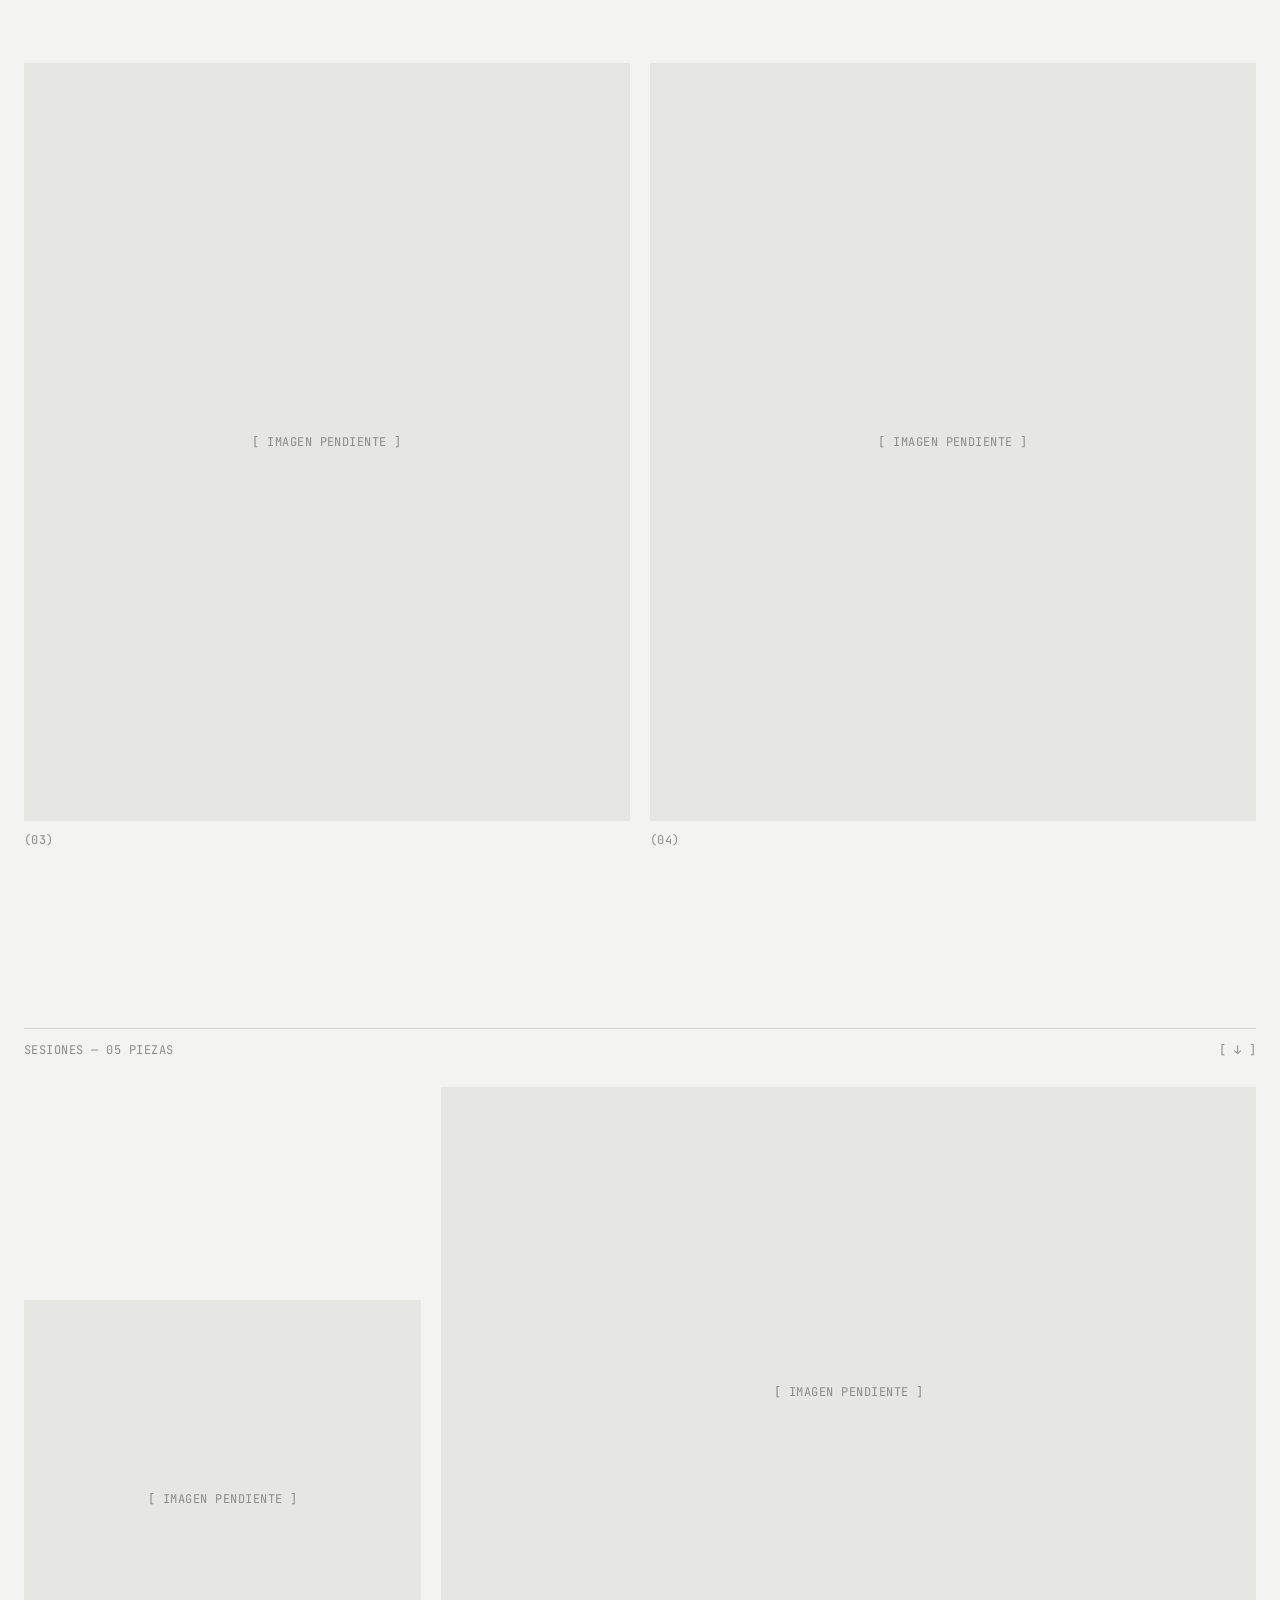
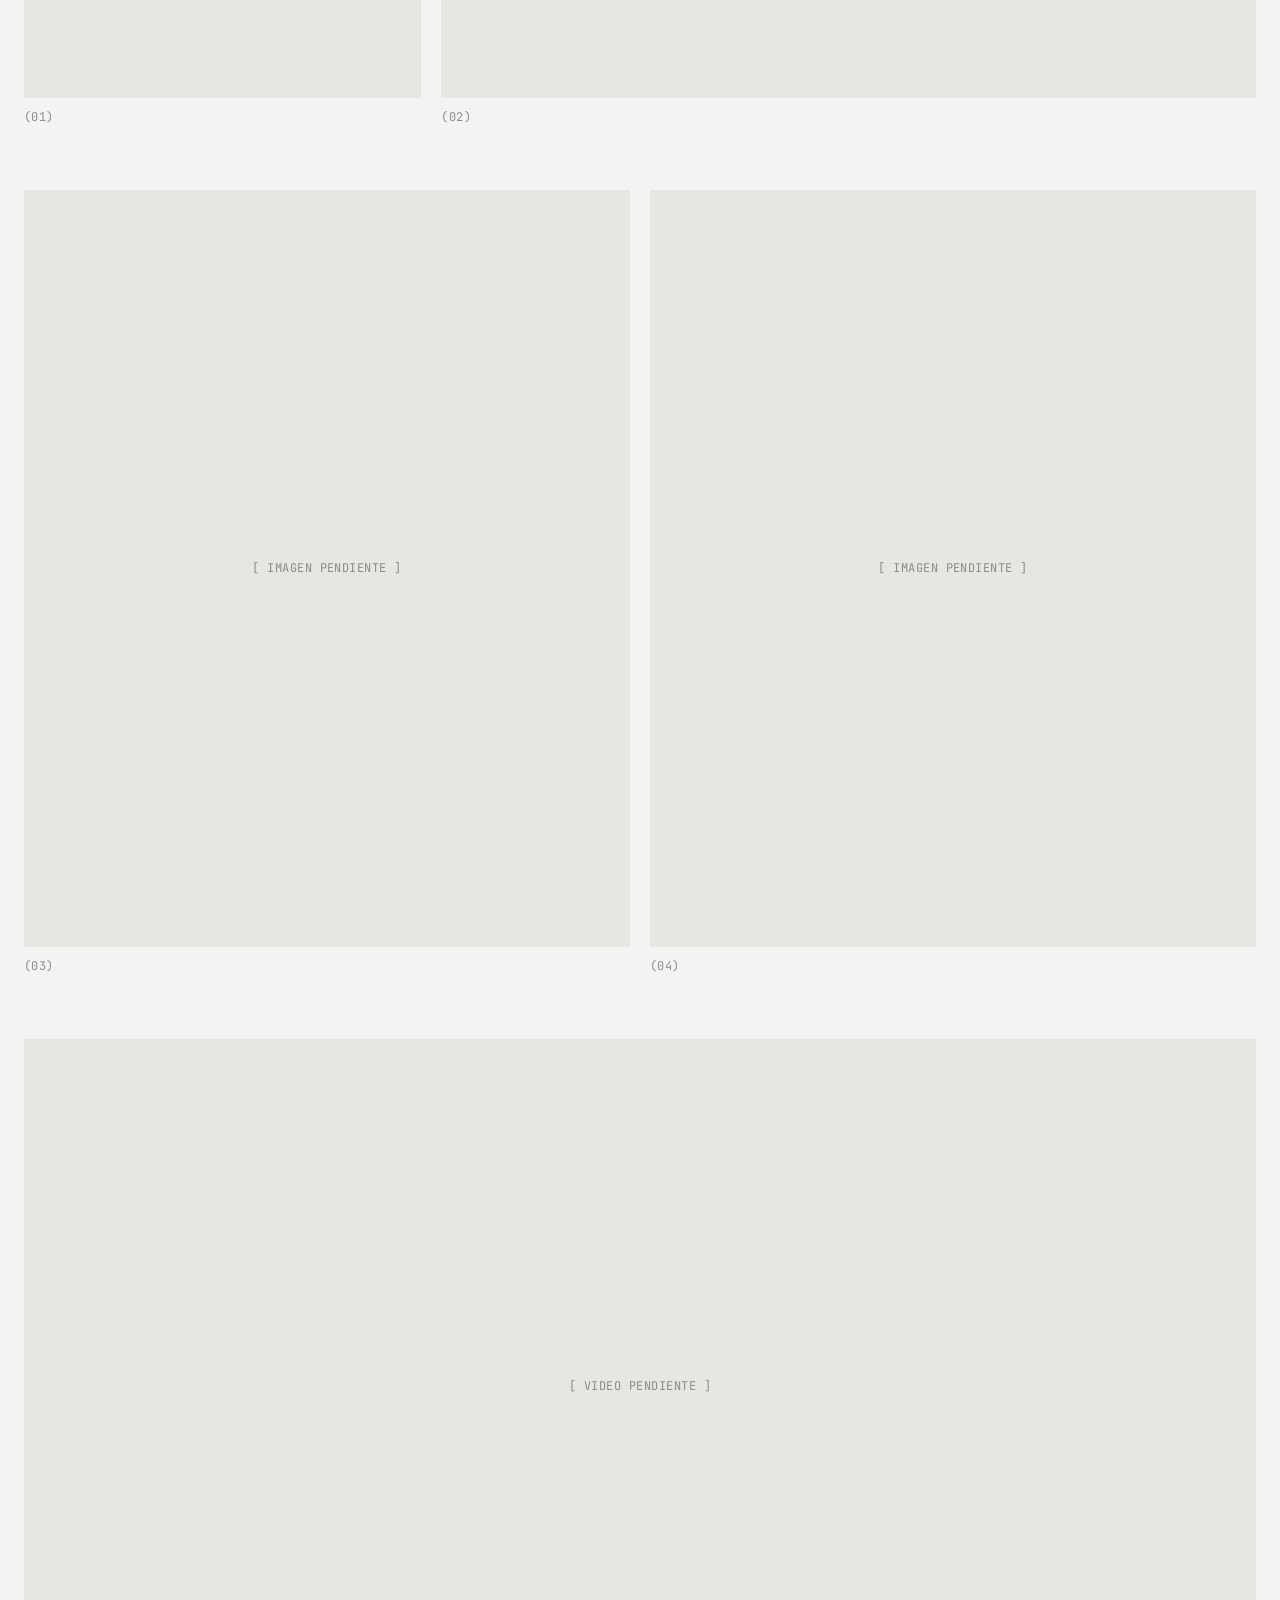
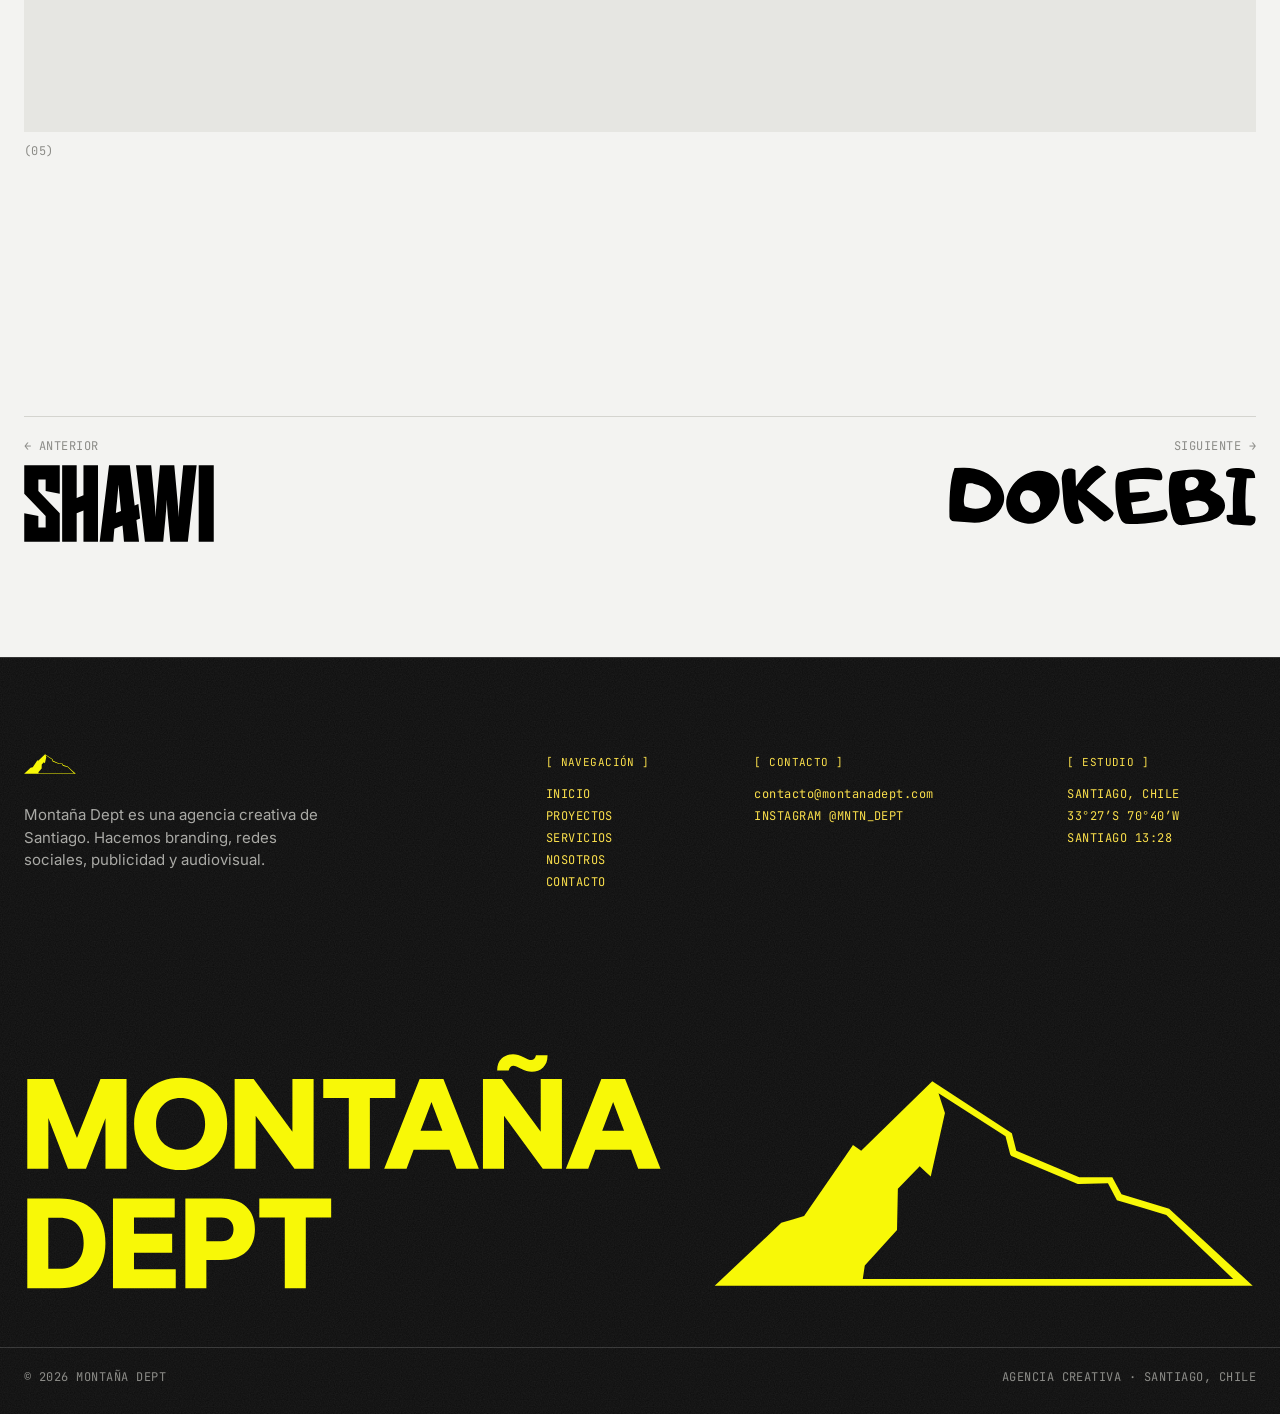
<file: proyectos/935.html>
<!doctype html>
<html lang="es-CL">
<head>
<meta charset="utf-8">
<meta name="viewport" content="width=device-width, initial-scale=1">
<script>try{if(sessionStorage.getItem('md-curtain')==='1')document.documentElement.classList.add('curtain-in')}catch(e){}</script>
<title>935 | Montaña Dept</title>
<meta name="description" content="935: branding y redes sociales para una heladería en Viña del Mar. Proyecto de Montaña Dept.">
<meta name="theme-color" content="#f3f3f1">
<meta property="og:type" content="website">
<meta property="og:site_name" content="Montaña Dept">
<meta property="og:locale" content="es_CL">
<meta property="og:title" content="935 | Montaña Dept">
<meta property="og:description" content="935: branding y redes sociales para una heladería en Viña del Mar. Proyecto de Montaña Dept.">
<meta property="og:url" content="https://montanadept.com/proyectos/935.html">
<meta property="og:image" content="https://montanadept.com/assets/og-image.png">
<meta property="og:image:width" content="1200">
<meta property="og:image:height" content="630">
<meta name="twitter:card" content="summary_large_image">
<link rel="icon" href="../assets/favicon.svg" type="image/svg+xml">
<link rel="icon" href="../assets/favicon-32.png" sizes="32x32" type="image/png">
<link rel="apple-touch-icon" href="../assets/apple-touch-icon.png">
<link rel="preconnect" href="https://fonts.googleapis.com">
<link rel="preconnect" href="https://fonts.gstatic.com" crossorigin>
<link rel="stylesheet" href="https://fonts.googleapis.com/css2?family=Inter+Tight:wght@500;600&amp;family=Inter:wght@400;500&amp;family=JetBrains+Mono:wght@400;500&amp;family=Montserrat:wght@600&amp;display=swap">
<link rel="stylesheet" href="../assets/css/styles.css?v=20261124b">
</head>
<body data-proyecto="935" data-base="../">
<a class="skip-link" href="#main">Saltar al contenido</a>
<header class="site-header">
  <div class="grid header-in">
    <a class="brand" href="../index.html"><img src="../assets/logos/logo-horizontal-negro.svg" alt="Montaña Dept" width="113" height="22"></a>
    <p class="hdr-clock mono" aria-hidden="true"><span class="hdr-clock-l">Hora actual</span><span class="hdr-clock-t" id="reloj">SCL --:--</span></p>
    <p class="hdr-date mono" aria-hidden="true"><span class="hdr-clock-l">Fecha actual</span><span class="hdr-clock-t" id="fecha">--/--/----</span></p>
    <button class="menu-btn" type="button" aria-expanded="false" aria-controls="menu"><span class="menu-btn-label">Menú</span></button>
    <nav id="menu" class="nav" aria-label="Principal">
      <ul class="nav-list">
        <li><a href="../proyectos.html" aria-current="page">Proyectos</a></li>
        <li><a href="../nosotros.html">Nosotros</a></li>
        <li><a href="../servicios.html">Servicios</a></li>
      </ul>
      <a class="header-cta" href="../contacto.html"><span class="header-cta-t">Empecemos un proyecto</span><span class="header-cta-a" aria-hidden="true">→</span></a>
    </nav>
  </div>
</header>
<main id="main">
<div id="proyecto-root"></div>
<noscript><div class="grid"><p class="mono">Activa JavaScript para ver este proyecto o <a href="../proyectos.html">vuelve a Proyectos</a>.</p></div></noscript>
</main>
<footer class="site-footer grain">
  <div class="grid footer-in">
    <div class="footer-about">
      <a class="footer-iso" href="../index.html"><img src="../assets/logos/isotipo-amarillo.svg" alt="Montaña Dept, inicio" width="52" height="20"></a>
      <p>Montaña Dept es una agencia creativa de Santiago. Hacemos branding, redes sociales, publicidad y audiovisual.</p>
    </div>
    <nav class="fcol fcol-nav" aria-label="Pie de página">
      <h2 class="mono">[ Navegación ]</h2>
      <ul>
        <li><a href="../index.html">Inicio</a></li>
        <li><a href="../proyectos.html">Proyectos</a></li>
        <li><a href="../servicios.html">Servicios</a></li>
        <li><a href="../nosotros.html">Nosotros</a></li>
        <li><a href="../contacto.html">Contacto</a></li>
      </ul>
    </nav>
    <div class="fcol fcol-contact">
      <h2 class="mono">[ Contacto ]</h2>
      <ul>
        <li><a href="mailto:contacto@montanadept.com">contacto@montanadept.com</a></li>
        <li><a href="https://www.instagram.com/mntn_dept/" target="_blank" rel="noopener noreferrer">Instagram @mntn_dept</a></li>
      </ul>
    </div>
    <div class="fcol fcol-geo">
      <h2 class="mono">[ Estudio ]</h2>
      <ul>
        <li>Santiago, Chile</li>
        <li>33°27′S 70°40′W</li>
        <li data-reloj>Santiago --:--</li>
      </ul>
    </div>
  </div>
  <a class="footer-word" href="../index.html" aria-label="Montaña Dept, inicio"><img src="../assets/logos/logo-horizontal-amarillo.svg" alt="" width="1832" height="357"></a>
  <div class="footer-bottom mono"><span>© 2026 Montaña Dept</span><span>Agencia creativa · Santiago, Chile</span></div>
</footer>
<script src="../assets/js/proyectos.js?v=20261124b" defer></script>
<script src="../assets/js/main.js?v=20261124b" defer></script>
</body>
</html>
</file>
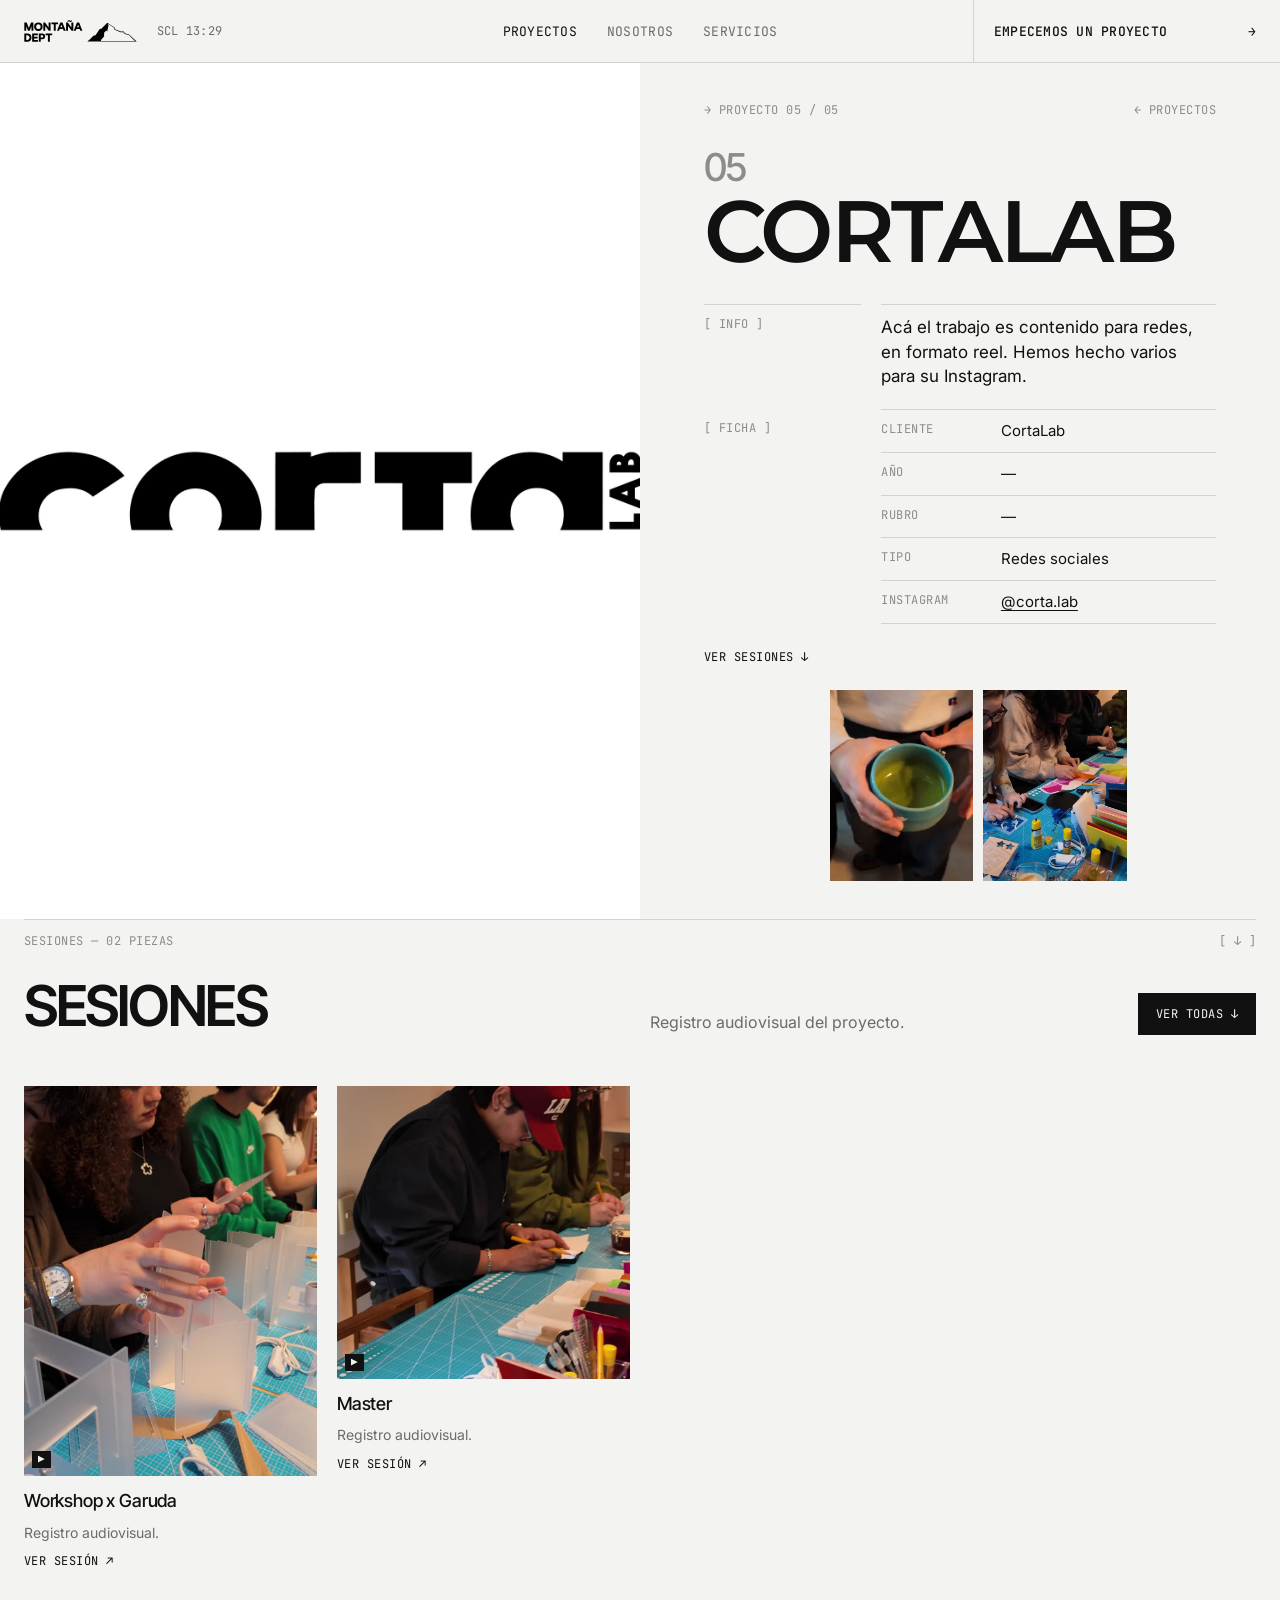
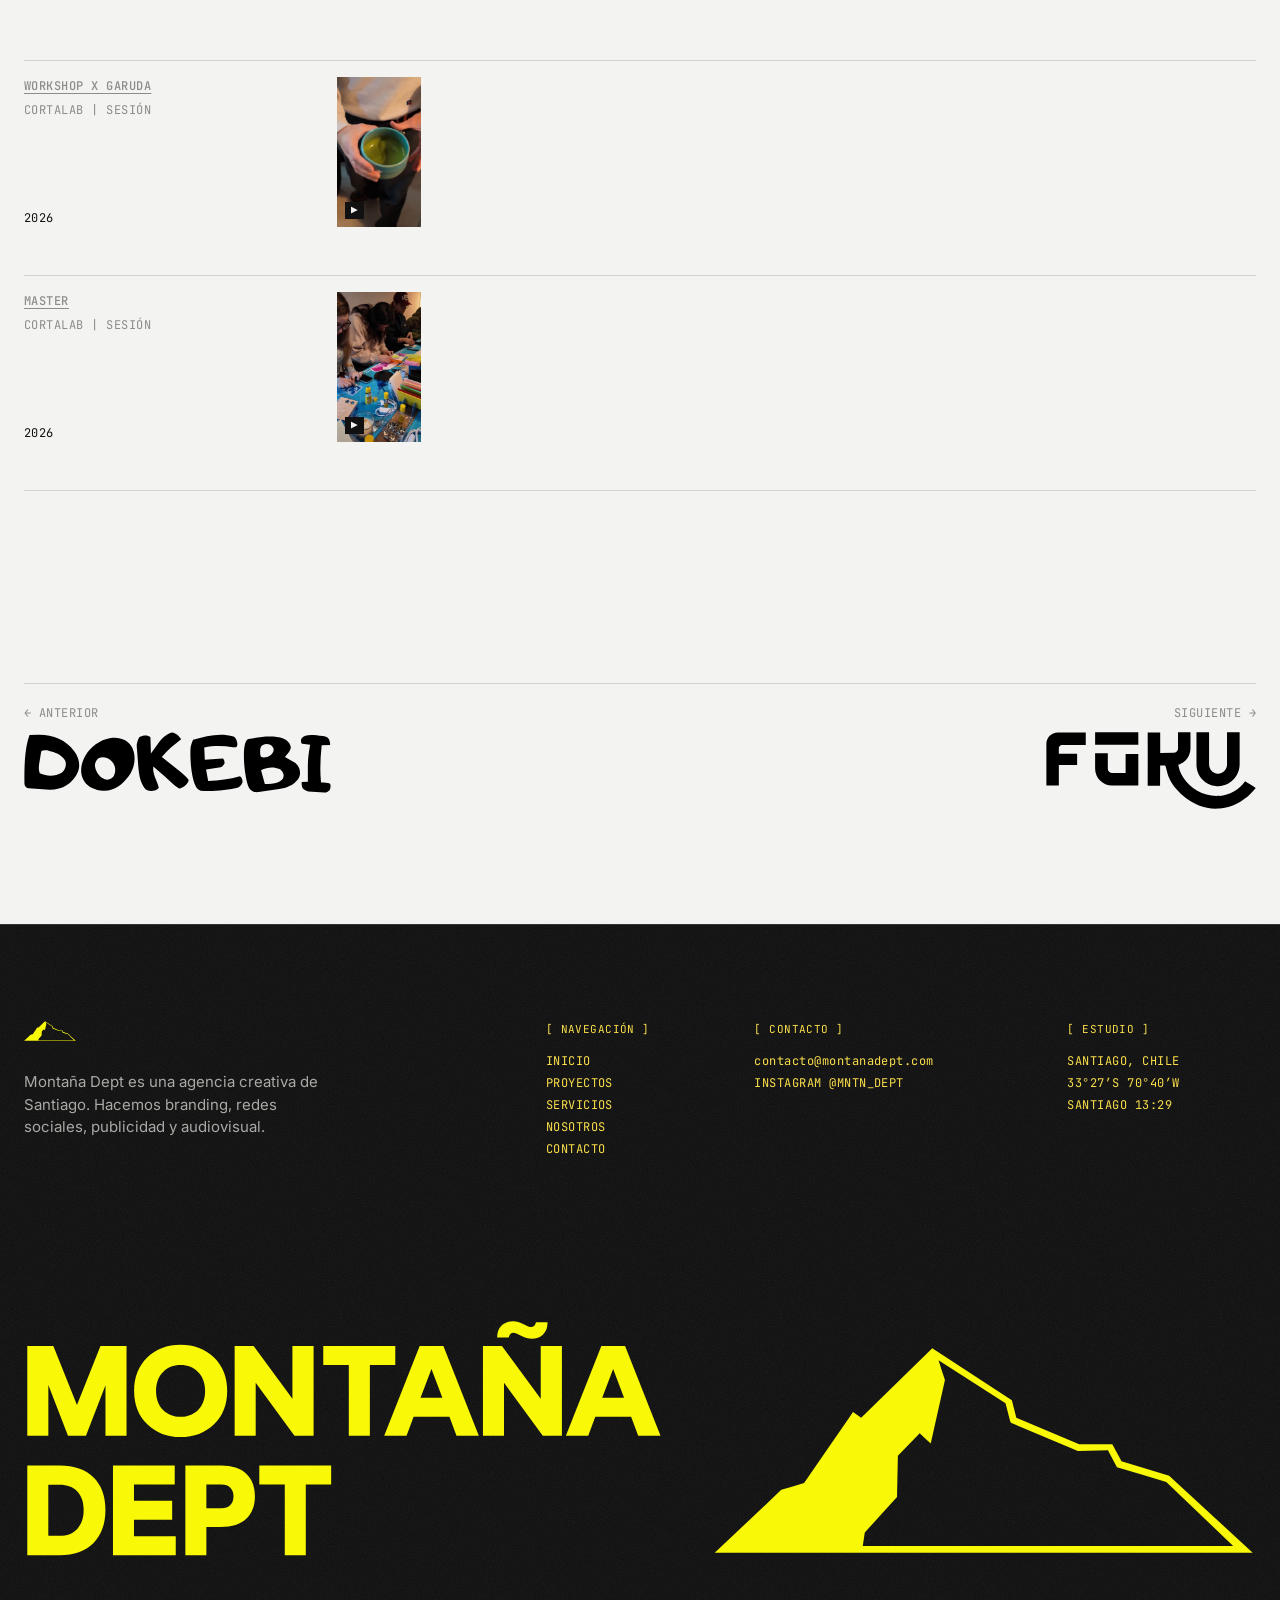
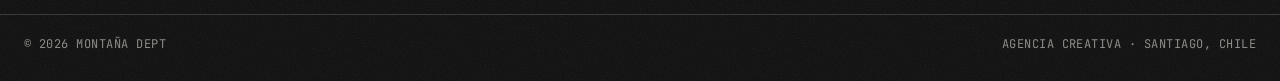
<file: proyectos/cortalab.html>
<!doctype html>
<html lang="es-CL">
<head>
<meta charset="utf-8">
<meta name="viewport" content="width=device-width, initial-scale=1">
<script>try{if(sessionStorage.getItem('md-curtain')==='1')document.documentElement.classList.add('curtain-in')}catch(e){}</script>
<title>CortaLab | Montaña Dept</title>
<meta name="description" content="CortaLab: proyecto de Montaña Dept.">
<meta name="theme-color" content="#f3f3f1">
<meta property="og:type" content="website">
<meta property="og:site_name" content="Montaña Dept">
<meta property="og:locale" content="es_CL">
<meta property="og:title" content="CortaLab | Montaña Dept">
<meta property="og:description" content="CortaLab: proyecto de Montaña Dept.">
<meta property="og:url" content="https://montanadept.com/proyectos/cortalab.html">
<meta property="og:image" content="https://montanadept.com/assets/img/proyectos/cortalab/portada.jpg">
<link rel="icon" href="../assets/favicon.svg" type="image/svg+xml">
<link rel="icon" href="../assets/favicon-32.png" sizes="32x32" type="image/png">
<link rel="apple-touch-icon" href="../assets/apple-touch-icon.png">
<link rel="preconnect" href="https://fonts.googleapis.com">
<link rel="preconnect" href="https://fonts.gstatic.com" crossorigin>
<link rel="stylesheet" href="https://fonts.googleapis.com/css2?family=Inter+Tight:wght@500;600&amp;family=Inter:wght@400;500&amp;family=JetBrains+Mono:wght@400;500&amp;family=Montserrat:wght@600&amp;display=swap">
<link rel="stylesheet" href="../assets/css/styles.css?v=20261124b">
</head>
<body data-proyecto="cortalab" data-base="../">
<a class="skip-link" href="#main">Saltar al contenido</a>
<header class="site-header">
  <div class="grid header-in">
    <a class="brand" href="../index.html"><img src="../assets/logos/logo-horizontal-negro.svg" alt="Montaña Dept" width="113" height="22"></a>
    <p class="hdr-clock mono" aria-hidden="true"><span class="hdr-clock-l">Hora actual</span><span class="hdr-clock-t" id="reloj">SCL --:--</span></p>
    <p class="hdr-date mono" aria-hidden="true"><span class="hdr-clock-l">Fecha actual</span><span class="hdr-clock-t" id="fecha">--/--/----</span></p>
    <button class="menu-btn" type="button" aria-expanded="false" aria-controls="menu"><span class="menu-btn-label">Menú</span></button>
    <nav id="menu" class="nav" aria-label="Principal">
      <ul class="nav-list">
        <li><a href="../proyectos.html" aria-current="page">Proyectos</a></li>
        <li><a href="../nosotros.html">Nosotros</a></li>
        <li><a href="../servicios.html">Servicios</a></li>
      </ul>
      <a class="header-cta" href="../contacto.html"><span class="header-cta-t">Empecemos un proyecto</span><span class="header-cta-a" aria-hidden="true">→</span></a>
    </nav>
  </div>
</header>
<main id="main">
<div id="proyecto-root"></div>
<noscript><div class="grid"><p class="mono">Activa JavaScript para ver este proyecto o <a href="../proyectos.html">vuelve a Proyectos</a>.</p></div></noscript>
</main>
<footer class="site-footer grain">
  <div class="grid footer-in">
    <div class="footer-about">
      <a class="footer-iso" href="../index.html"><img src="../assets/logos/isotipo-amarillo.svg" alt="Montaña Dept, inicio" width="52" height="20"></a>
      <p>Montaña Dept es una agencia creativa de Santiago. Hacemos branding, redes sociales, publicidad y audiovisual.</p>
    </div>
    <nav class="fcol fcol-nav" aria-label="Pie de página">
      <h2 class="mono">[ Navegación ]</h2>
      <ul>
        <li><a href="../index.html">Inicio</a></li>
        <li><a href="../proyectos.html">Proyectos</a></li>
        <li><a href="../servicios.html">Servicios</a></li>
        <li><a href="../nosotros.html">Nosotros</a></li>
        <li><a href="../contacto.html">Contacto</a></li>
      </ul>
    </nav>
    <div class="fcol fcol-contact">
      <h2 class="mono">[ Contacto ]</h2>
      <ul>
        <li><a href="mailto:contacto@montanadept.com">contacto@montanadept.com</a></li>
        <li><a href="https://www.instagram.com/mntn_dept/" target="_blank" rel="noopener noreferrer">Instagram @mntn_dept</a></li>
      </ul>
    </div>
    <div class="fcol fcol-geo">
      <h2 class="mono">[ Estudio ]</h2>
      <ul>
        <li>Santiago, Chile</li>
        <li>33°27′S 70°40′W</li>
        <li data-reloj>Santiago --:--</li>
      </ul>
    </div>
  </div>
  <a class="footer-word" href="../index.html" aria-label="Montaña Dept, inicio"><img src="../assets/logos/logo-horizontal-amarillo.svg" alt="" width="1832" height="357"></a>
  <div class="footer-bottom mono"><span>© 2026 Montaña Dept</span><span>Agencia creativa · Santiago, Chile</span></div>
</footer>
<script src="../assets/js/proyectos.js?v=20261124b" defer></script>
<script src="../assets/js/main.js?v=20261124b" defer></script>
</body>
</html>
</file>
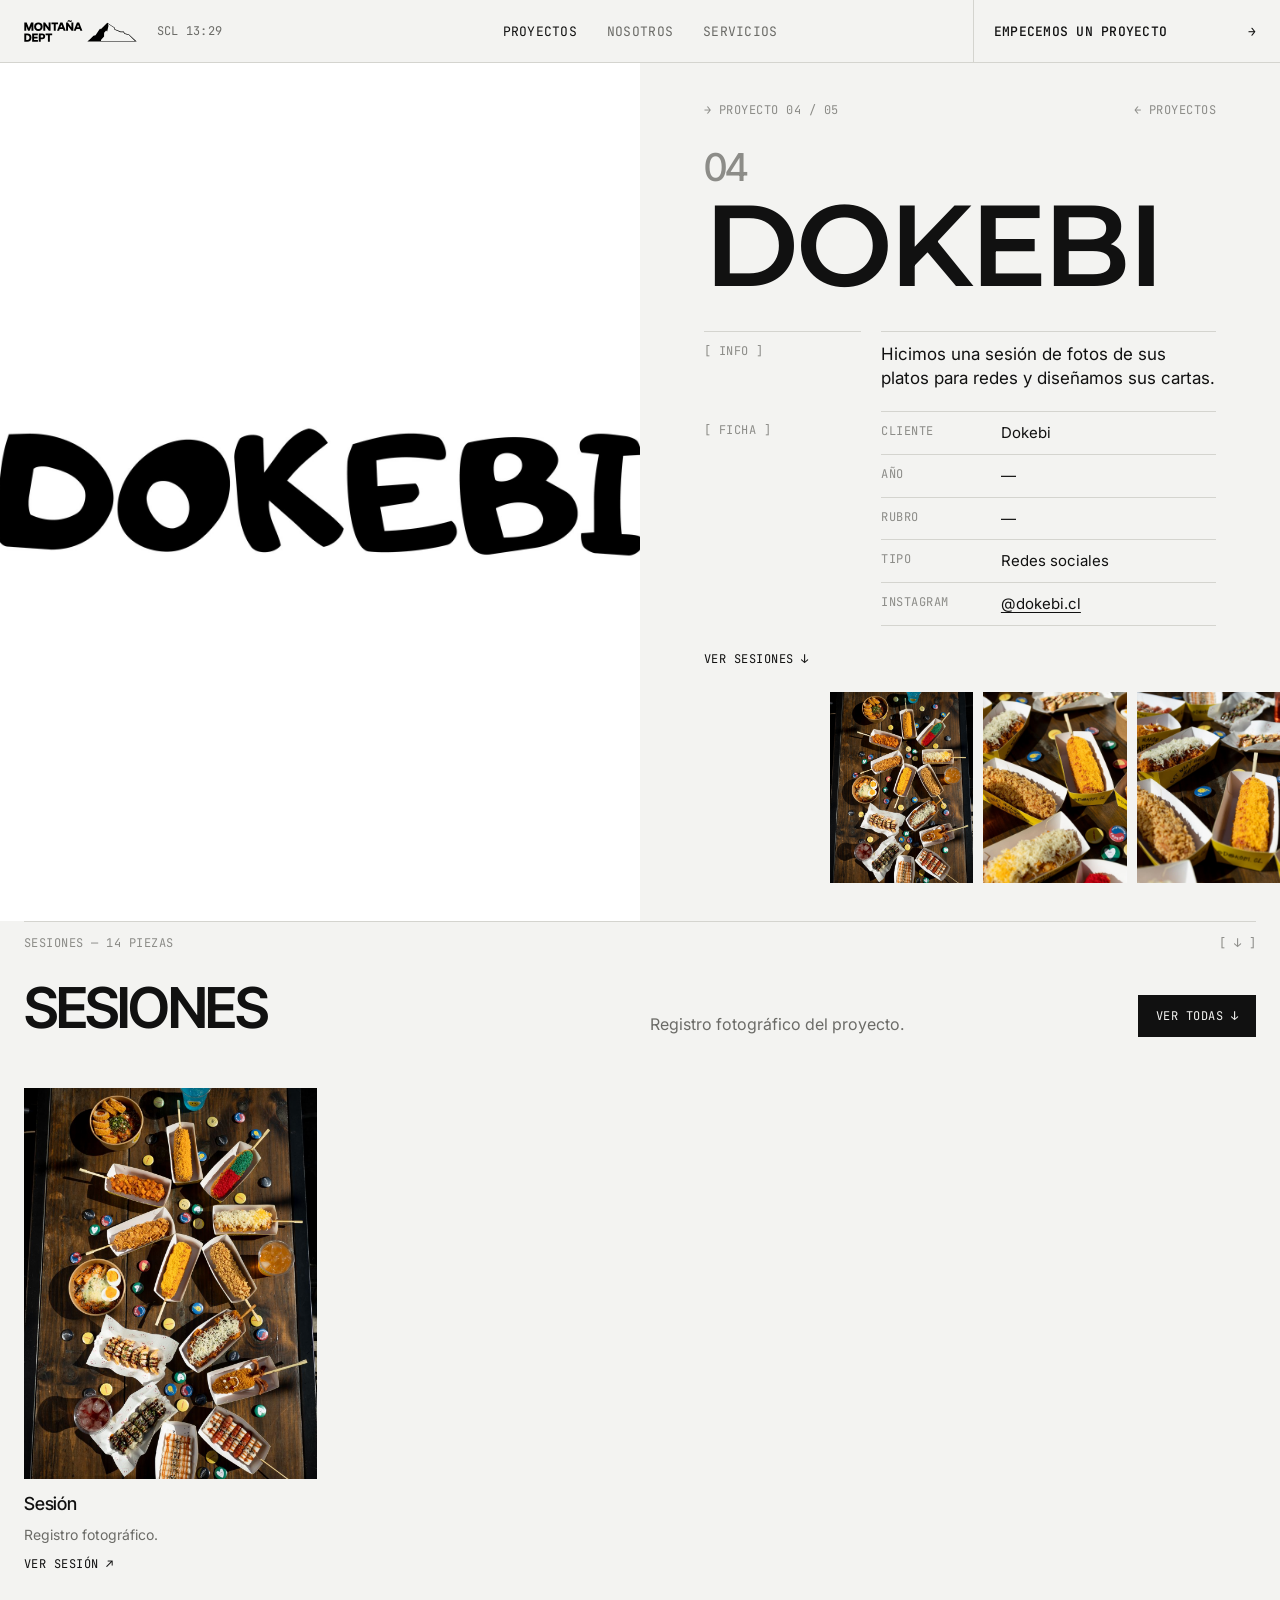
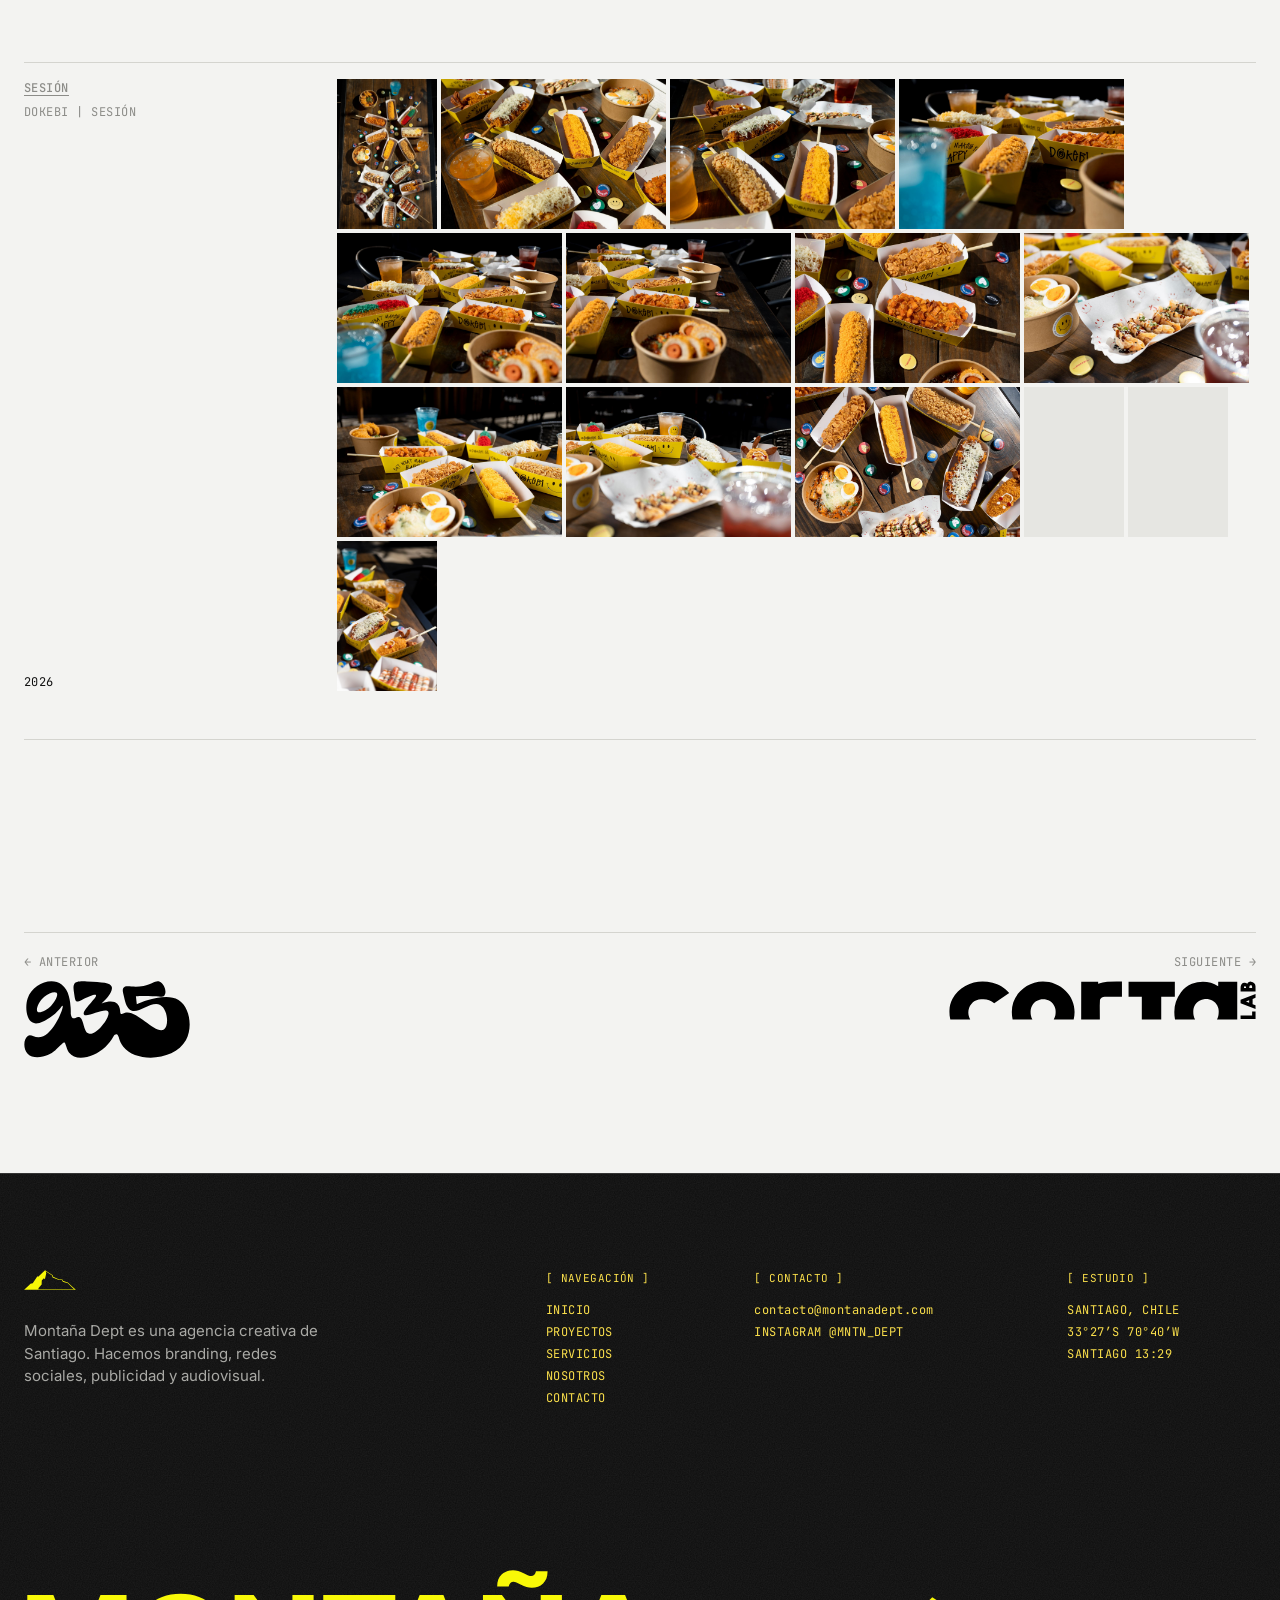
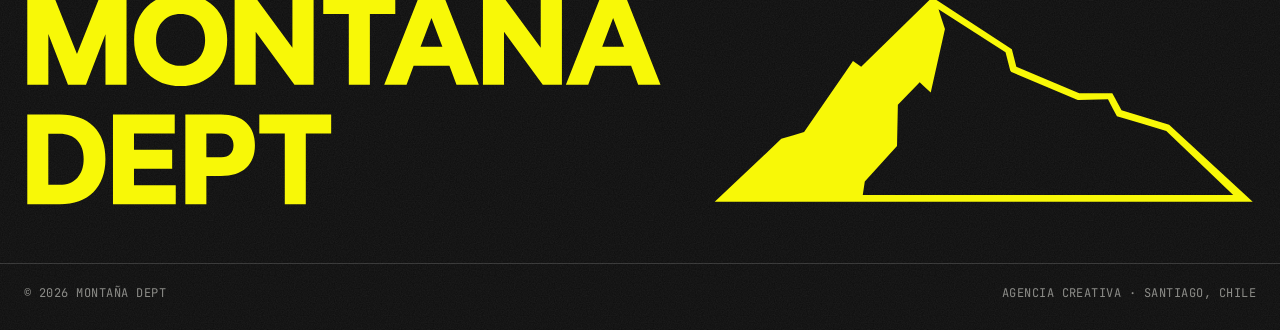
<file: proyectos/dokebi.html>
<!doctype html>
<html lang="es-CL">
<head>
<meta charset="utf-8">
<meta name="viewport" content="width=device-width, initial-scale=1">
<script>try{if(sessionStorage.getItem('md-curtain')==='1')document.documentElement.classList.add('curtain-in')}catch(e){}</script>
<title>Dokebi | Montaña Dept</title>
<meta name="description" content="Dokebi: proyecto de Montaña Dept.">
<meta name="theme-color" content="#f3f3f1">
<meta property="og:type" content="website">
<meta property="og:site_name" content="Montaña Dept">
<meta property="og:locale" content="es_CL">
<meta property="og:title" content="Dokebi | Montaña Dept">
<meta property="og:description" content="Dokebi: proyecto de Montaña Dept.">
<meta property="og:url" content="https://montanadept.com/proyectos/dokebi.html">
<meta property="og:image" content="https://montanadept.com/assets/img/proyectos/dokebi/portada.jpg">
<link rel="icon" href="../assets/favicon.svg" type="image/svg+xml">
<link rel="icon" href="../assets/favicon-32.png" sizes="32x32" type="image/png">
<link rel="apple-touch-icon" href="../assets/apple-touch-icon.png">
<link rel="preconnect" href="https://fonts.googleapis.com">
<link rel="preconnect" href="https://fonts.gstatic.com" crossorigin>
<link rel="stylesheet" href="https://fonts.googleapis.com/css2?family=Inter+Tight:wght@500;600&amp;family=Inter:wght@400;500&amp;family=JetBrains+Mono:wght@400;500&amp;family=Montserrat:wght@600&amp;display=swap">
<link rel="stylesheet" href="../assets/css/styles.css?v=20261124b">
</head>
<body data-proyecto="dokebi" data-base="../">
<a class="skip-link" href="#main">Saltar al contenido</a>
<header class="site-header">
  <div class="grid header-in">
    <a class="brand" href="../index.html"><img src="../assets/logos/logo-horizontal-negro.svg" alt="Montaña Dept" width="113" height="22"></a>
    <p class="hdr-clock mono" aria-hidden="true"><span class="hdr-clock-l">Hora actual</span><span class="hdr-clock-t" id="reloj">SCL --:--</span></p>
    <p class="hdr-date mono" aria-hidden="true"><span class="hdr-clock-l">Fecha actual</span><span class="hdr-clock-t" id="fecha">--/--/----</span></p>
    <button class="menu-btn" type="button" aria-expanded="false" aria-controls="menu"><span class="menu-btn-label">Menú</span></button>
    <nav id="menu" class="nav" aria-label="Principal">
      <ul class="nav-list">
        <li><a href="../proyectos.html" aria-current="page">Proyectos</a></li>
        <li><a href="../nosotros.html">Nosotros</a></li>
        <li><a href="../servicios.html">Servicios</a></li>
      </ul>
      <a class="header-cta" href="../contacto.html"><span class="header-cta-t">Empecemos un proyecto</span><span class="header-cta-a" aria-hidden="true">→</span></a>
    </nav>
  </div>
</header>
<main id="main">
<div id="proyecto-root"></div>
<noscript><div class="grid"><p class="mono">Activa JavaScript para ver este proyecto o <a href="../proyectos.html">vuelve a Proyectos</a>.</p></div></noscript>
</main>
<footer class="site-footer grain">
  <div class="grid footer-in">
    <div class="footer-about">
      <a class="footer-iso" href="../index.html"><img src="../assets/logos/isotipo-amarillo.svg" alt="Montaña Dept, inicio" width="52" height="20"></a>
      <p>Montaña Dept es una agencia creativa de Santiago. Hacemos branding, redes sociales, publicidad y audiovisual.</p>
    </div>
    <nav class="fcol fcol-nav" aria-label="Pie de página">
      <h2 class="mono">[ Navegación ]</h2>
      <ul>
        <li><a href="../index.html">Inicio</a></li>
        <li><a href="../proyectos.html">Proyectos</a></li>
        <li><a href="../servicios.html">Servicios</a></li>
        <li><a href="../nosotros.html">Nosotros</a></li>
        <li><a href="../contacto.html">Contacto</a></li>
      </ul>
    </nav>
    <div class="fcol fcol-contact">
      <h2 class="mono">[ Contacto ]</h2>
      <ul>
        <li><a href="mailto:contacto@montanadept.com">contacto@montanadept.com</a></li>
        <li><a href="https://www.instagram.com/mntn_dept/" target="_blank" rel="noopener noreferrer">Instagram @mntn_dept</a></li>
      </ul>
    </div>
    <div class="fcol fcol-geo">
      <h2 class="mono">[ Estudio ]</h2>
      <ul>
        <li>Santiago, Chile</li>
        <li>33°27′S 70°40′W</li>
        <li data-reloj>Santiago --:--</li>
      </ul>
    </div>
  </div>
  <a class="footer-word" href="../index.html" aria-label="Montaña Dept, inicio"><img src="../assets/logos/logo-horizontal-amarillo.svg" alt="" width="1832" height="357"></a>
  <div class="footer-bottom mono"><span>© 2026 Montaña Dept</span><span>Agencia creativa · Santiago, Chile</span></div>
</footer>
<script src="../assets/js/proyectos.js?v=20261124b" defer></script>
<script src="../assets/js/main.js?v=20261124b" defer></script>
</body>
</html>
</file>
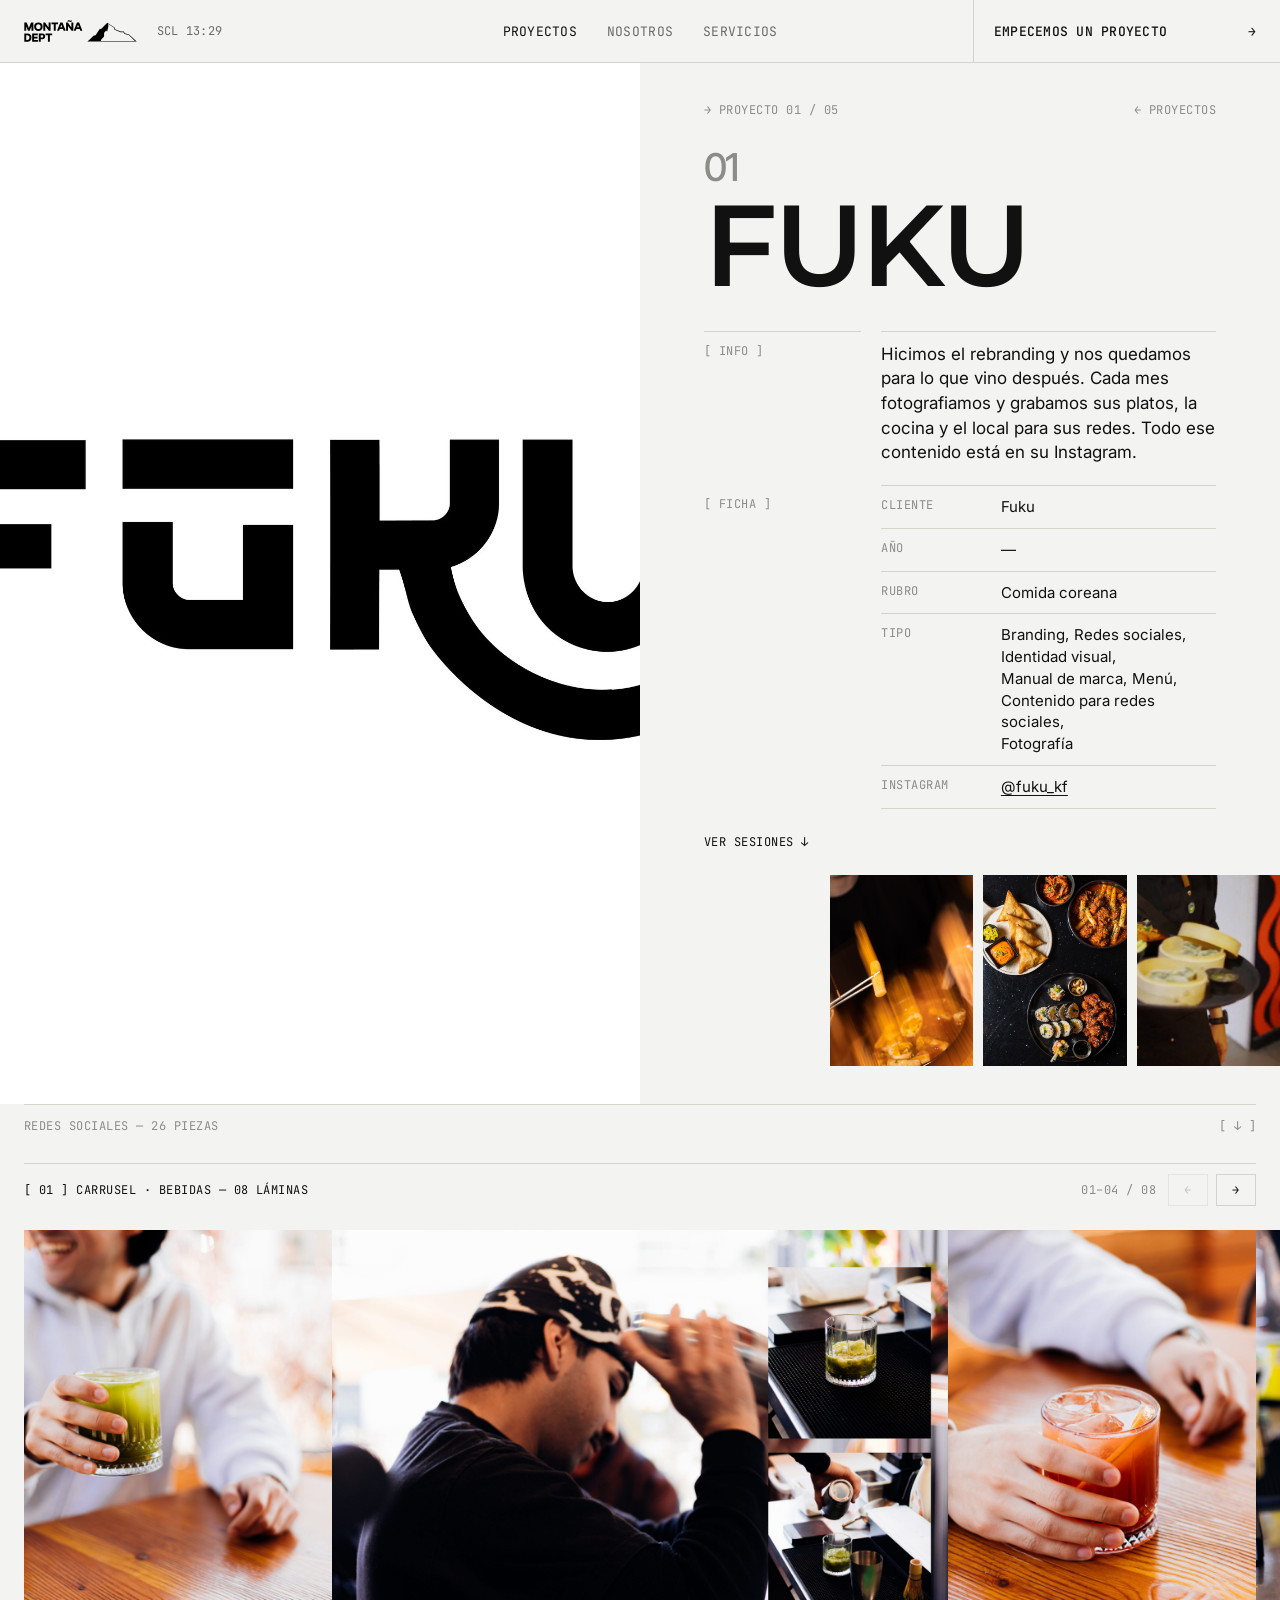
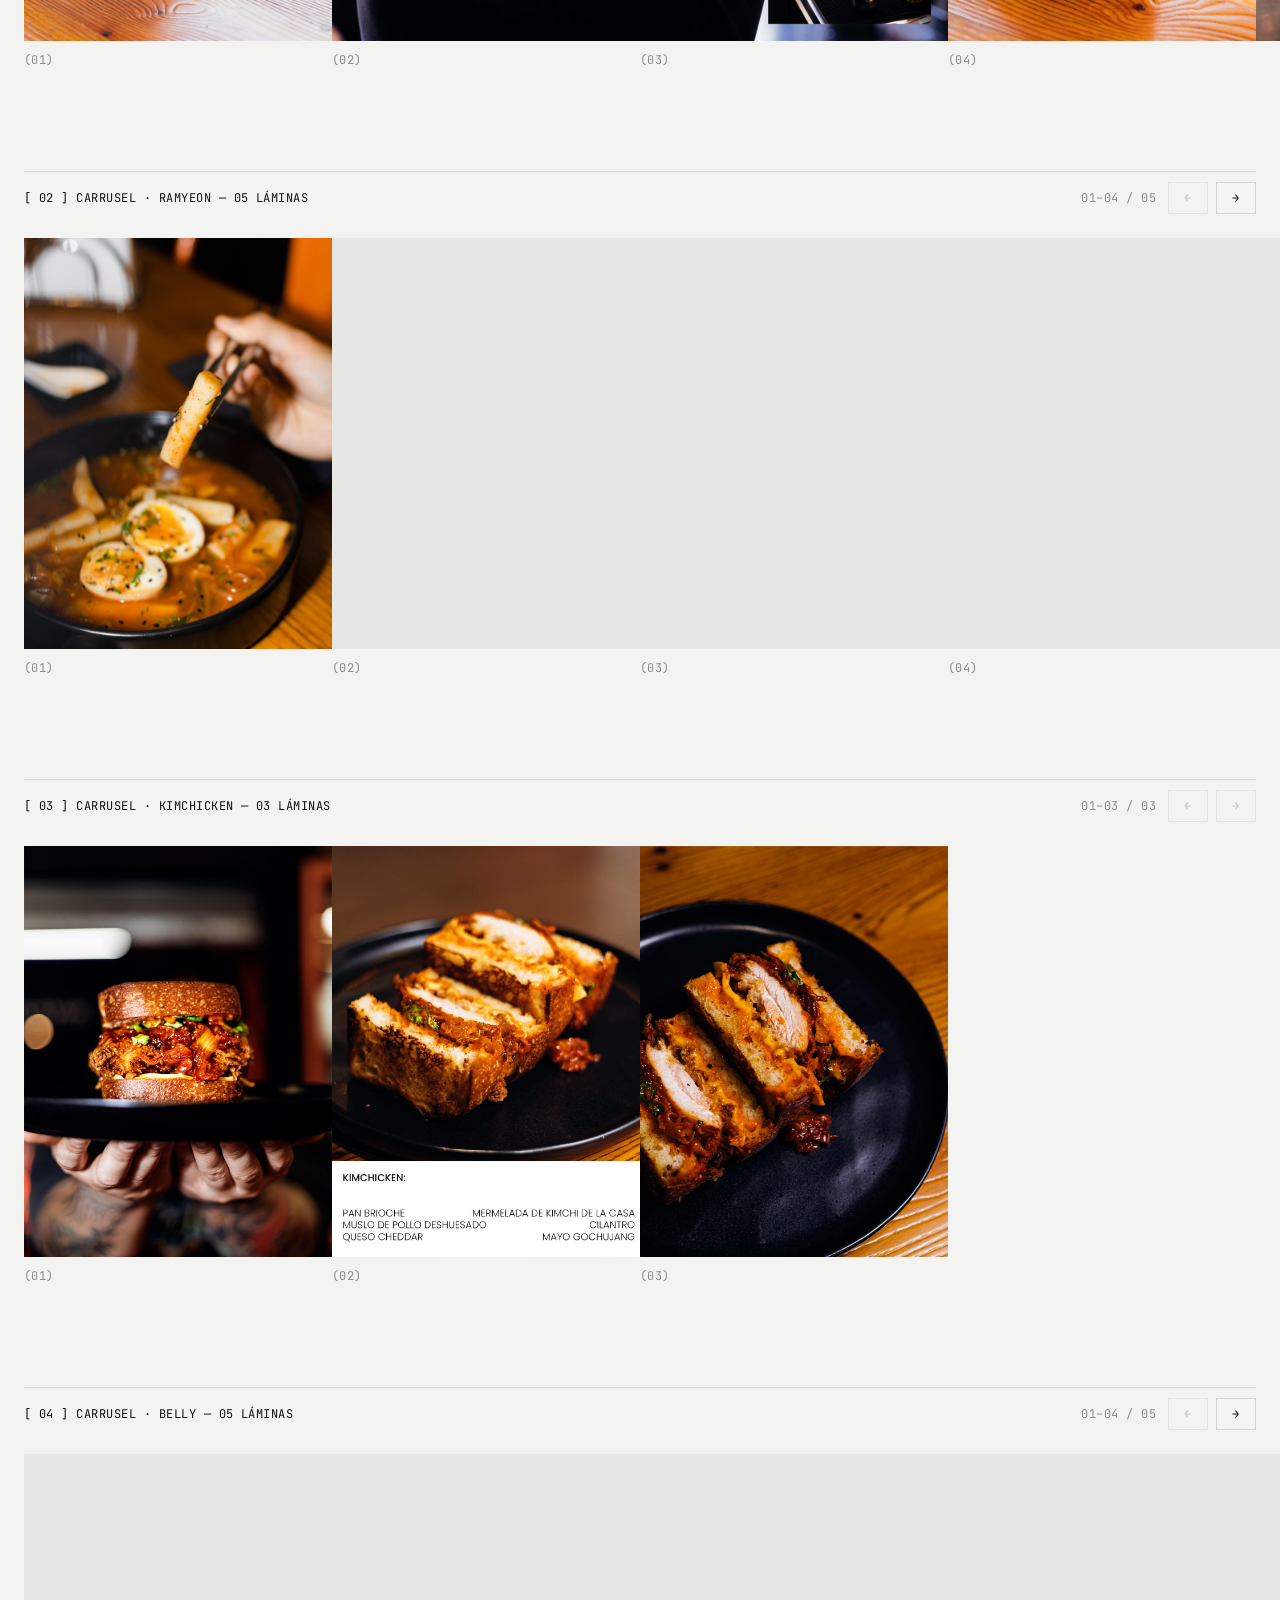
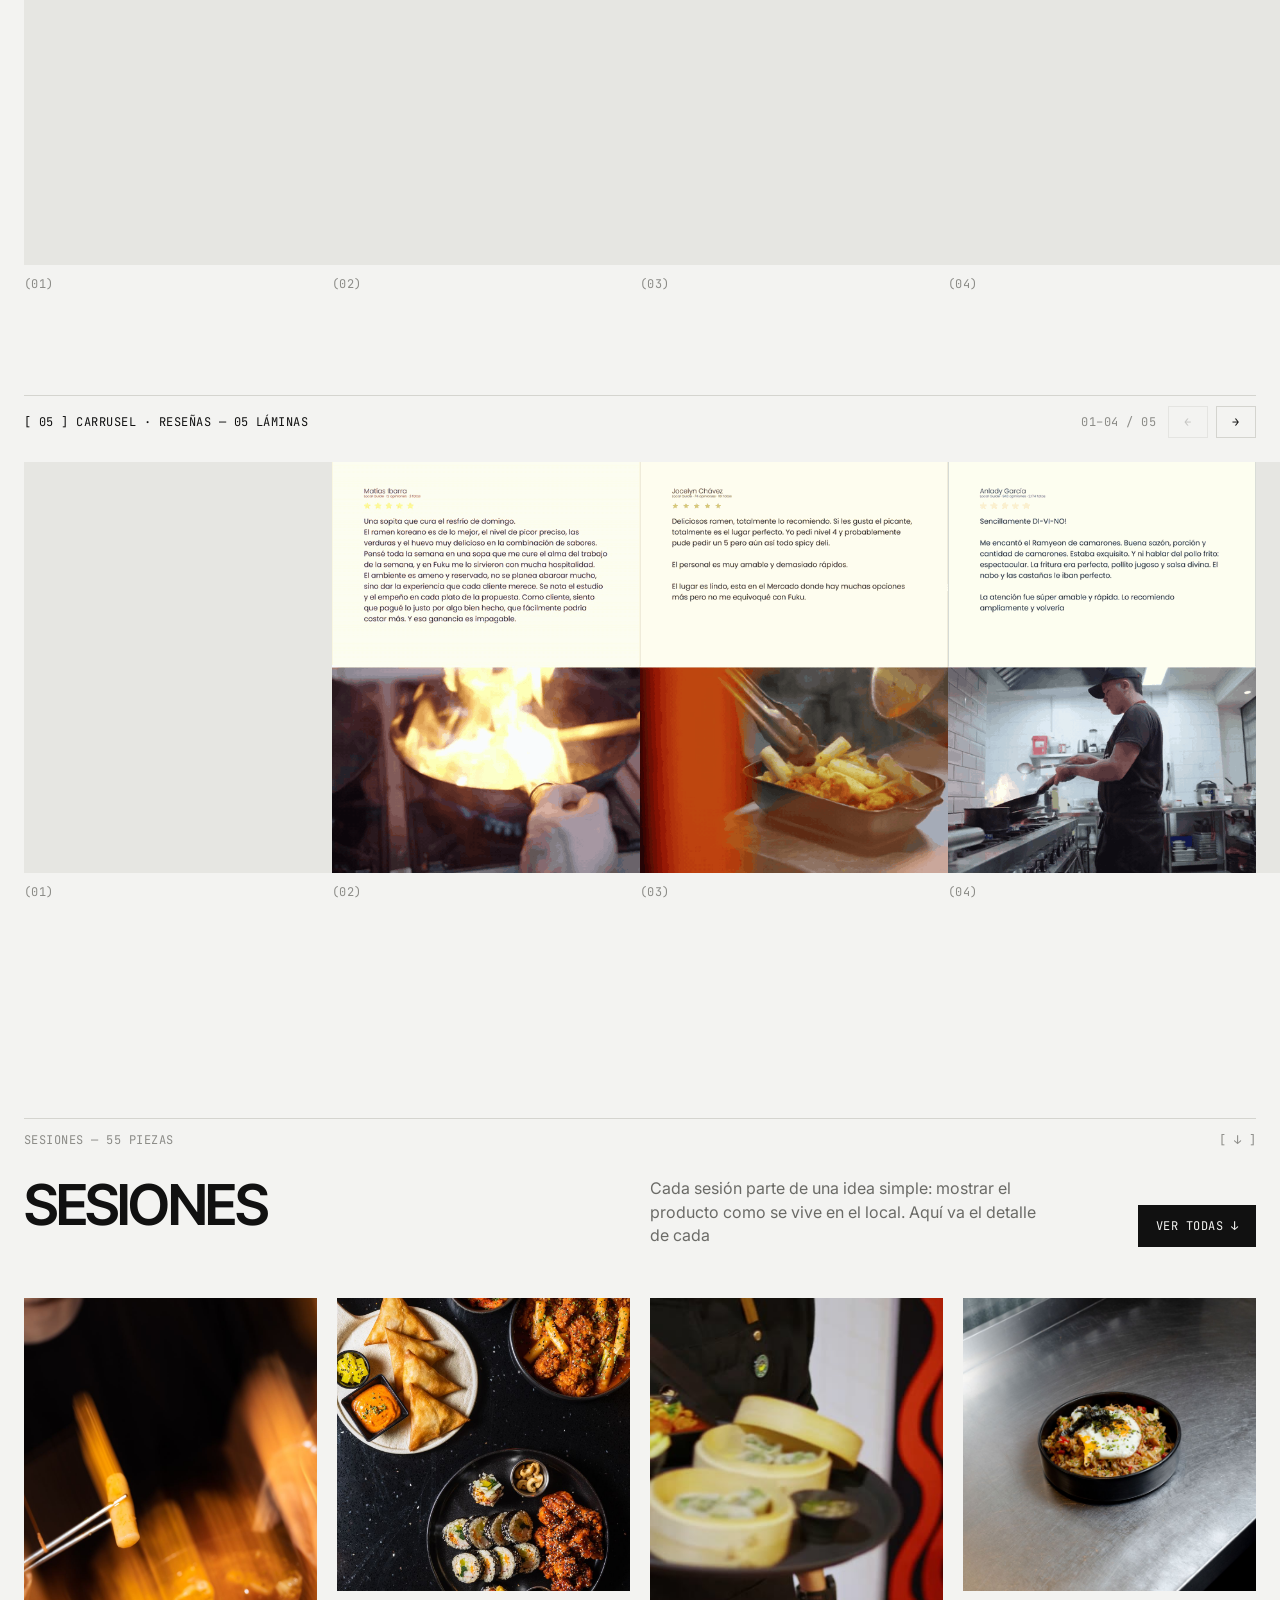
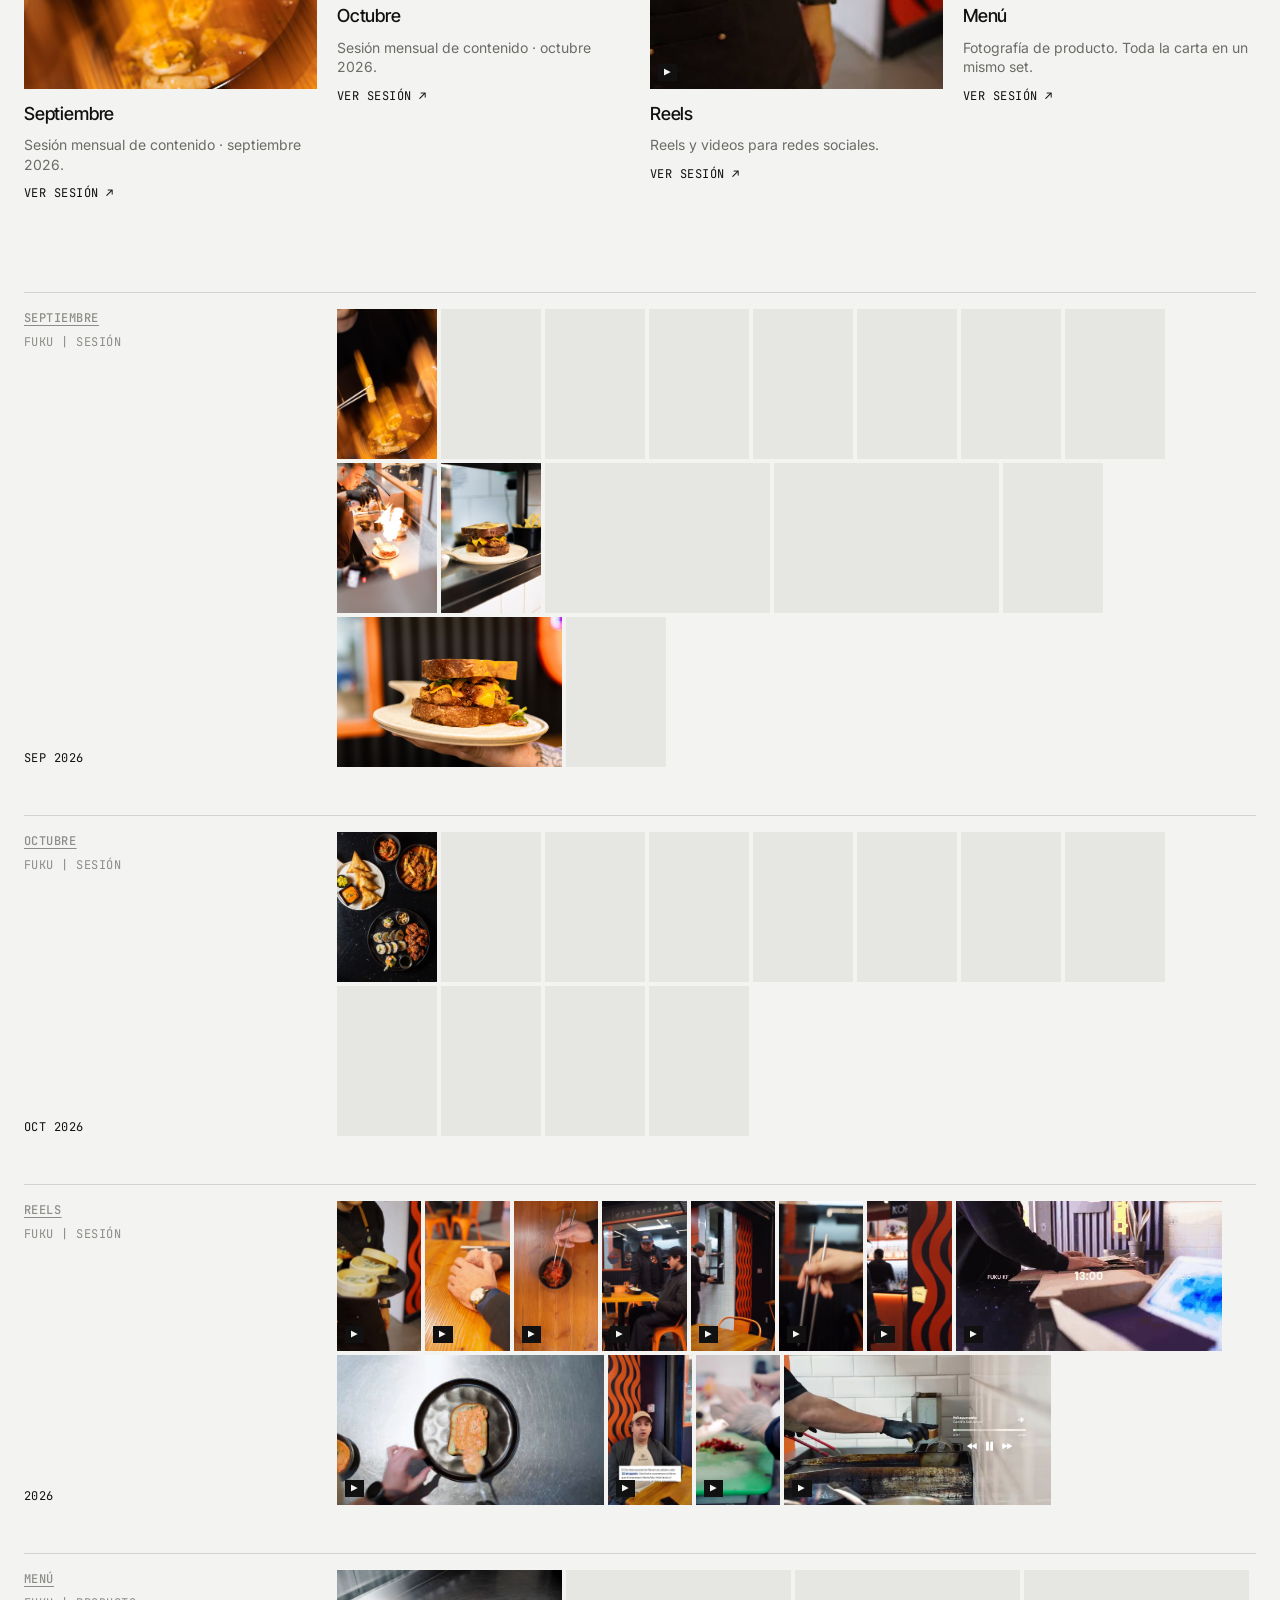
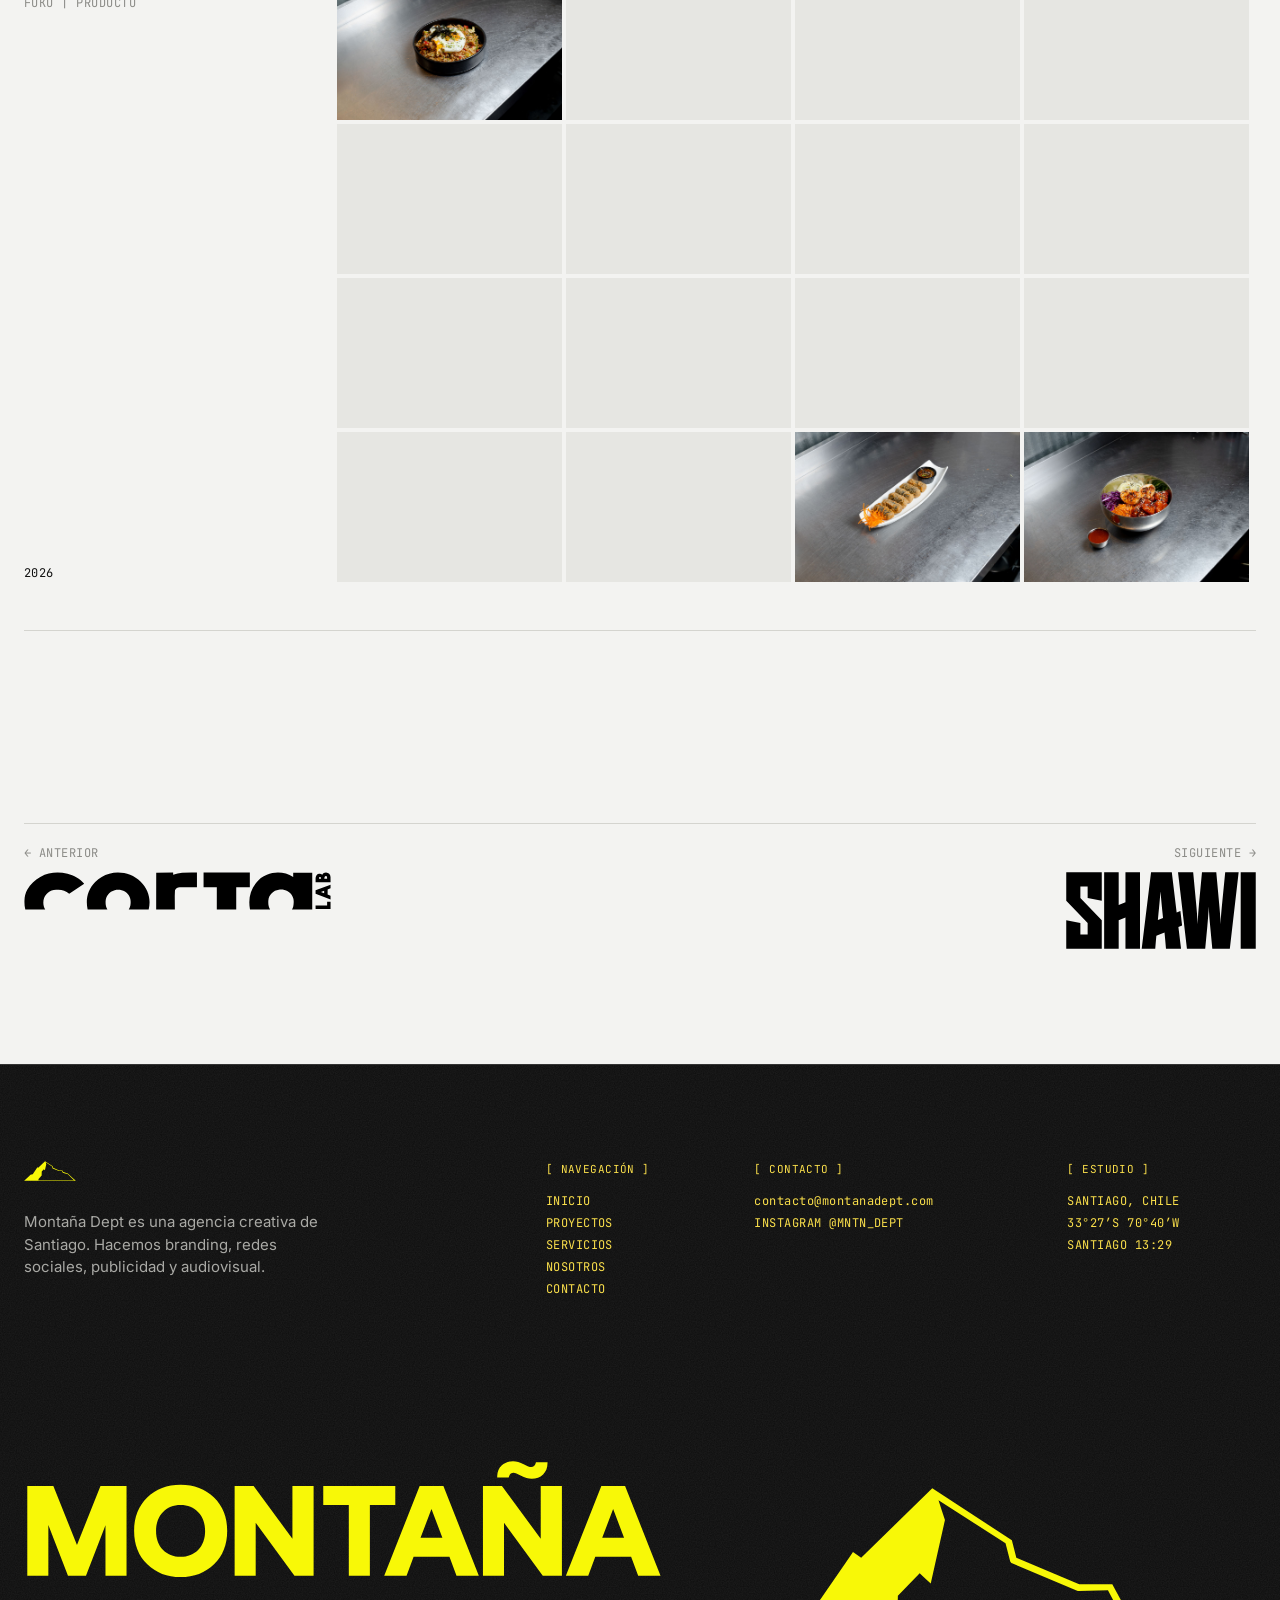
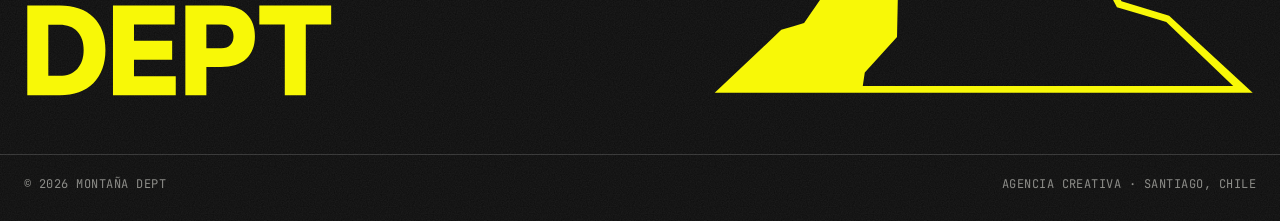
<file: proyectos/fuku.html>
<!doctype html>
<html lang="es-CL">
<head>
<meta charset="utf-8">
<meta name="viewport" content="width=device-width, initial-scale=1">
<script>try{if(sessionStorage.getItem('md-curtain')==='1')document.documentElement.classList.add('curtain-in')}catch(e){}</script>
<title>Fuku | Montaña Dept</title>
<meta name="description" content="Fuku: branding y redes sociales para comida coreana. Proyecto de Montaña Dept.">
<meta name="theme-color" content="#f3f3f1">
<meta property="og:type" content="website">
<meta property="og:site_name" content="Montaña Dept">
<meta property="og:locale" content="es_CL">
<meta property="og:title" content="Fuku | Montaña Dept">
<meta property="og:description" content="Fuku: branding y redes sociales para comida coreana. Proyecto de Montaña Dept.">
<meta property="og:url" content="https://montanadept.com/proyectos/fuku.html">
<meta property="og:image" content="https://montanadept.com/assets/img/proyectos/fuku/portada.jpg">
<link rel="icon" href="../assets/favicon.svg" type="image/svg+xml">
<link rel="icon" href="../assets/favicon-32.png" sizes="32x32" type="image/png">
<link rel="apple-touch-icon" href="../assets/apple-touch-icon.png">
<link rel="preconnect" href="https://fonts.googleapis.com">
<link rel="preconnect" href="https://fonts.gstatic.com" crossorigin>
<link rel="stylesheet" href="https://fonts.googleapis.com/css2?family=Inter+Tight:wght@500;600&amp;family=Inter:wght@400;500&amp;family=JetBrains+Mono:wght@400;500&amp;family=Montserrat:wght@600&amp;display=swap">
<link rel="stylesheet" href="../assets/css/styles.css?v=20261124b">
</head>
<body data-proyecto="fuku" data-base="../">
<a class="skip-link" href="#main">Saltar al contenido</a>
<header class="site-header">
  <div class="grid header-in">
    <a class="brand" href="../index.html"><img src="../assets/logos/logo-horizontal-negro.svg" alt="Montaña Dept" width="113" height="22"></a>
    <p class="hdr-clock mono" aria-hidden="true"><span class="hdr-clock-l">Hora actual</span><span class="hdr-clock-t" id="reloj">SCL --:--</span></p>
    <p class="hdr-date mono" aria-hidden="true"><span class="hdr-clock-l">Fecha actual</span><span class="hdr-clock-t" id="fecha">--/--/----</span></p>
    <button class="menu-btn" type="button" aria-expanded="false" aria-controls="menu"><span class="menu-btn-label">Menú</span></button>
    <nav id="menu" class="nav" aria-label="Principal">
      <ul class="nav-list">
        <li><a href="../proyectos.html" aria-current="page">Proyectos</a></li>
        <li><a href="../nosotros.html">Nosotros</a></li>
        <li><a href="../servicios.html">Servicios</a></li>
      </ul>
      <a class="header-cta" href="../contacto.html"><span class="header-cta-t">Empecemos un proyecto</span><span class="header-cta-a" aria-hidden="true">→</span></a>
    </nav>
  </div>
</header>
<main id="main">
<div id="proyecto-root"></div>
<noscript><div class="grid"><p class="mono">Activa JavaScript para ver este proyecto o <a href="../proyectos.html">vuelve a Proyectos</a>.</p></div></noscript>
</main>
<footer class="site-footer grain">
  <div class="grid footer-in">
    <div class="footer-about">
      <a class="footer-iso" href="../index.html"><img src="../assets/logos/isotipo-amarillo.svg" alt="Montaña Dept, inicio" width="52" height="20"></a>
      <p>Montaña Dept es una agencia creativa de Santiago. Hacemos branding, redes sociales, publicidad y audiovisual.</p>
    </div>
    <nav class="fcol fcol-nav" aria-label="Pie de página">
      <h2 class="mono">[ Navegación ]</h2>
      <ul>
        <li><a href="../index.html">Inicio</a></li>
        <li><a href="../proyectos.html">Proyectos</a></li>
        <li><a href="../servicios.html">Servicios</a></li>
        <li><a href="../nosotros.html">Nosotros</a></li>
        <li><a href="../contacto.html">Contacto</a></li>
      </ul>
    </nav>
    <div class="fcol fcol-contact">
      <h2 class="mono">[ Contacto ]</h2>
      <ul>
        <li><a href="mailto:contacto@montanadept.com">contacto@montanadept.com</a></li>
        <li><a href="https://www.instagram.com/mntn_dept/" target="_blank" rel="noopener noreferrer">Instagram @mntn_dept</a></li>
      </ul>
    </div>
    <div class="fcol fcol-geo">
      <h2 class="mono">[ Estudio ]</h2>
      <ul>
        <li>Santiago, Chile</li>
        <li>33°27′S 70°40′W</li>
        <li data-reloj>Santiago --:--</li>
      </ul>
    </div>
  </div>
  <a class="footer-word" href="../index.html" aria-label="Montaña Dept, inicio"><img src="../assets/logos/logo-horizontal-amarillo.svg" alt="" width="1832" height="357"></a>
  <div class="footer-bottom mono"><span>© 2026 Montaña Dept</span><span>Agencia creativa · Santiago, Chile</span></div>
</footer>
<script src="../assets/js/proyectos.js?v=20261124b" defer></script>
<script src="../assets/js/main.js?v=20261124b" defer></script>
</body>
</html>
</file>
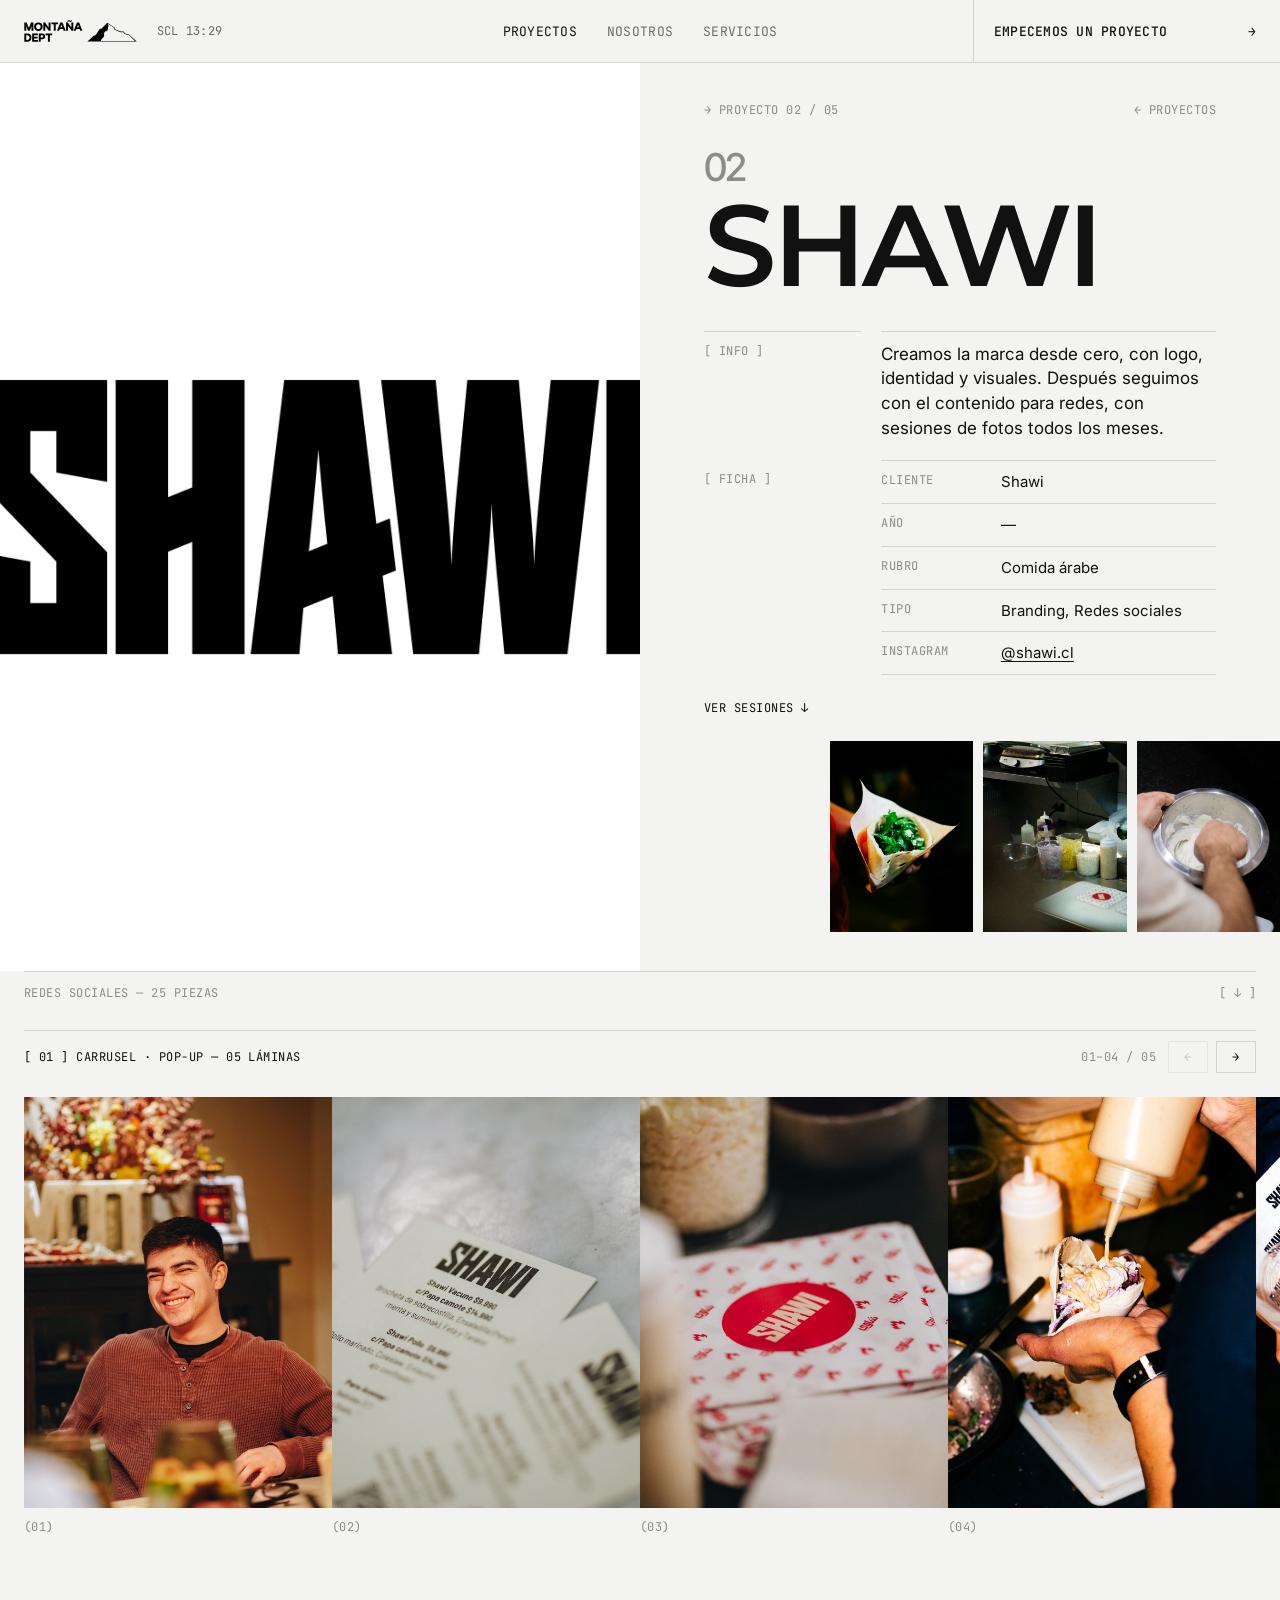
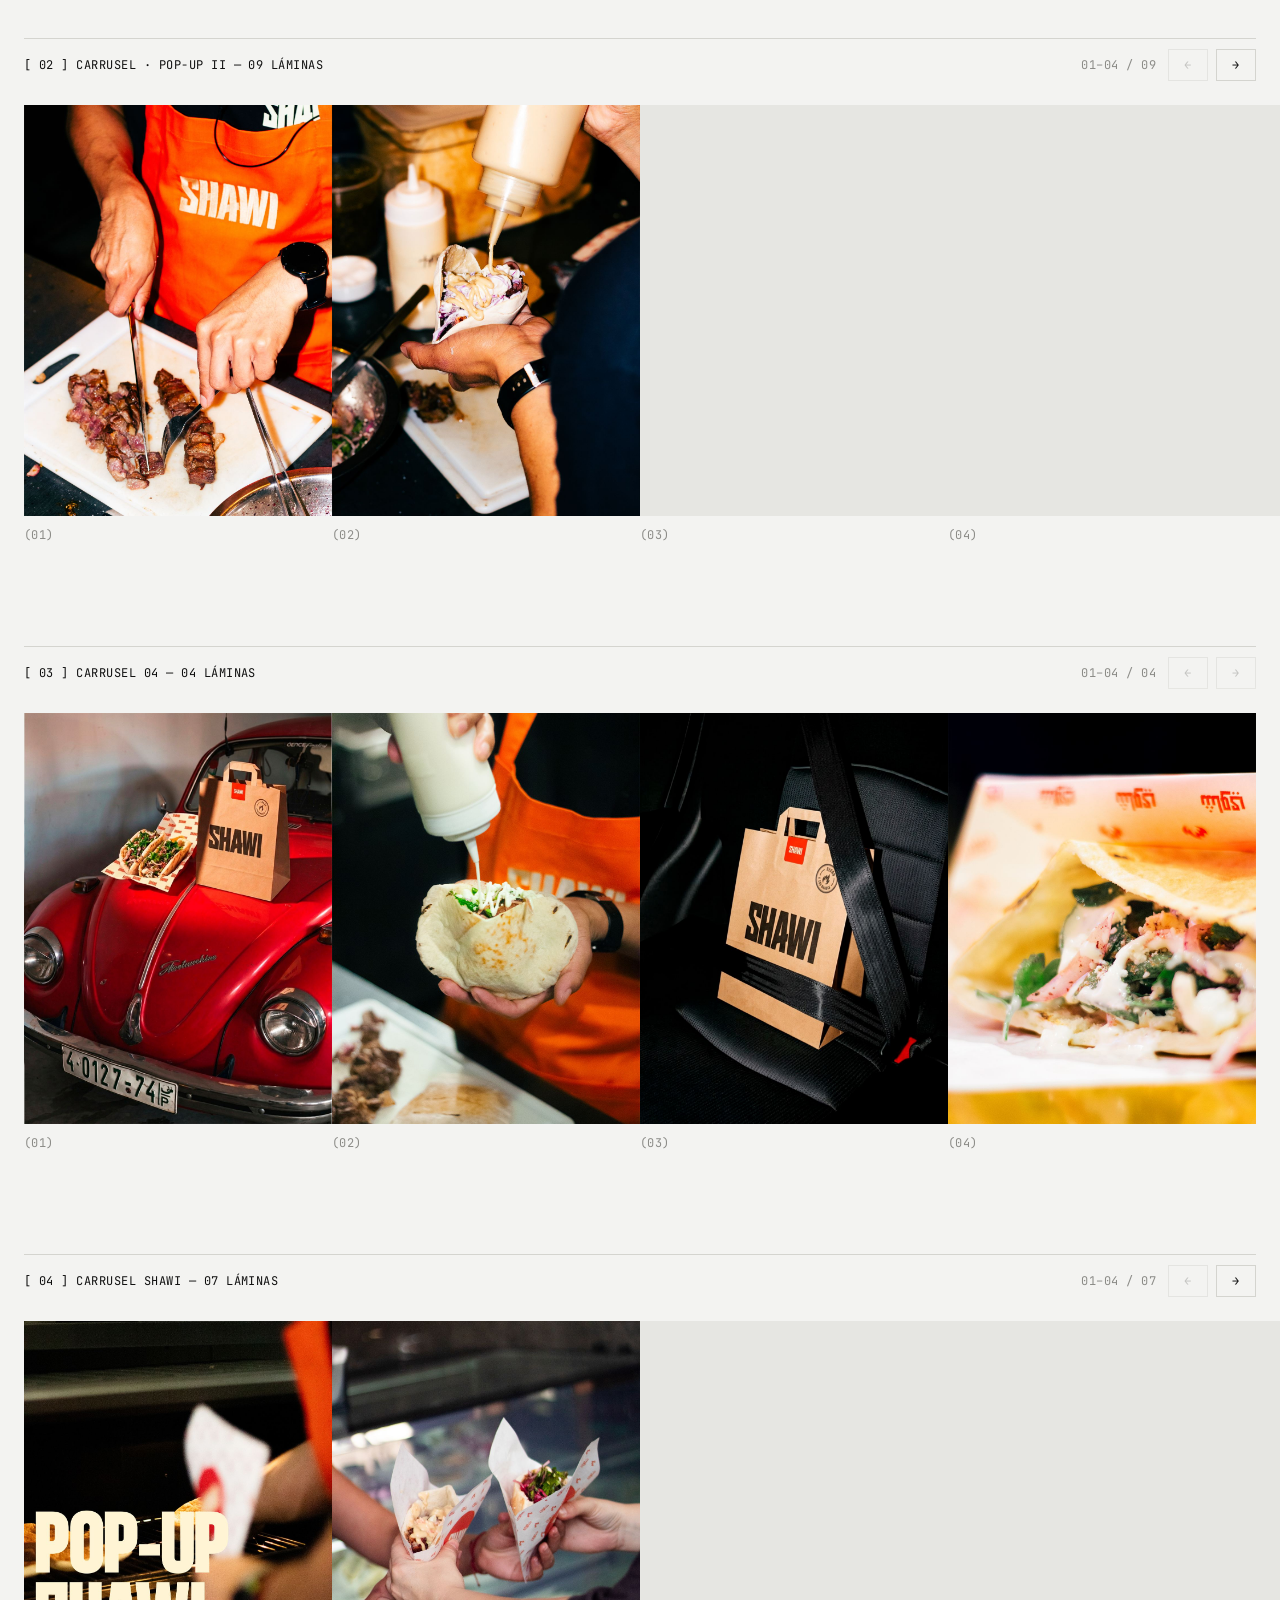
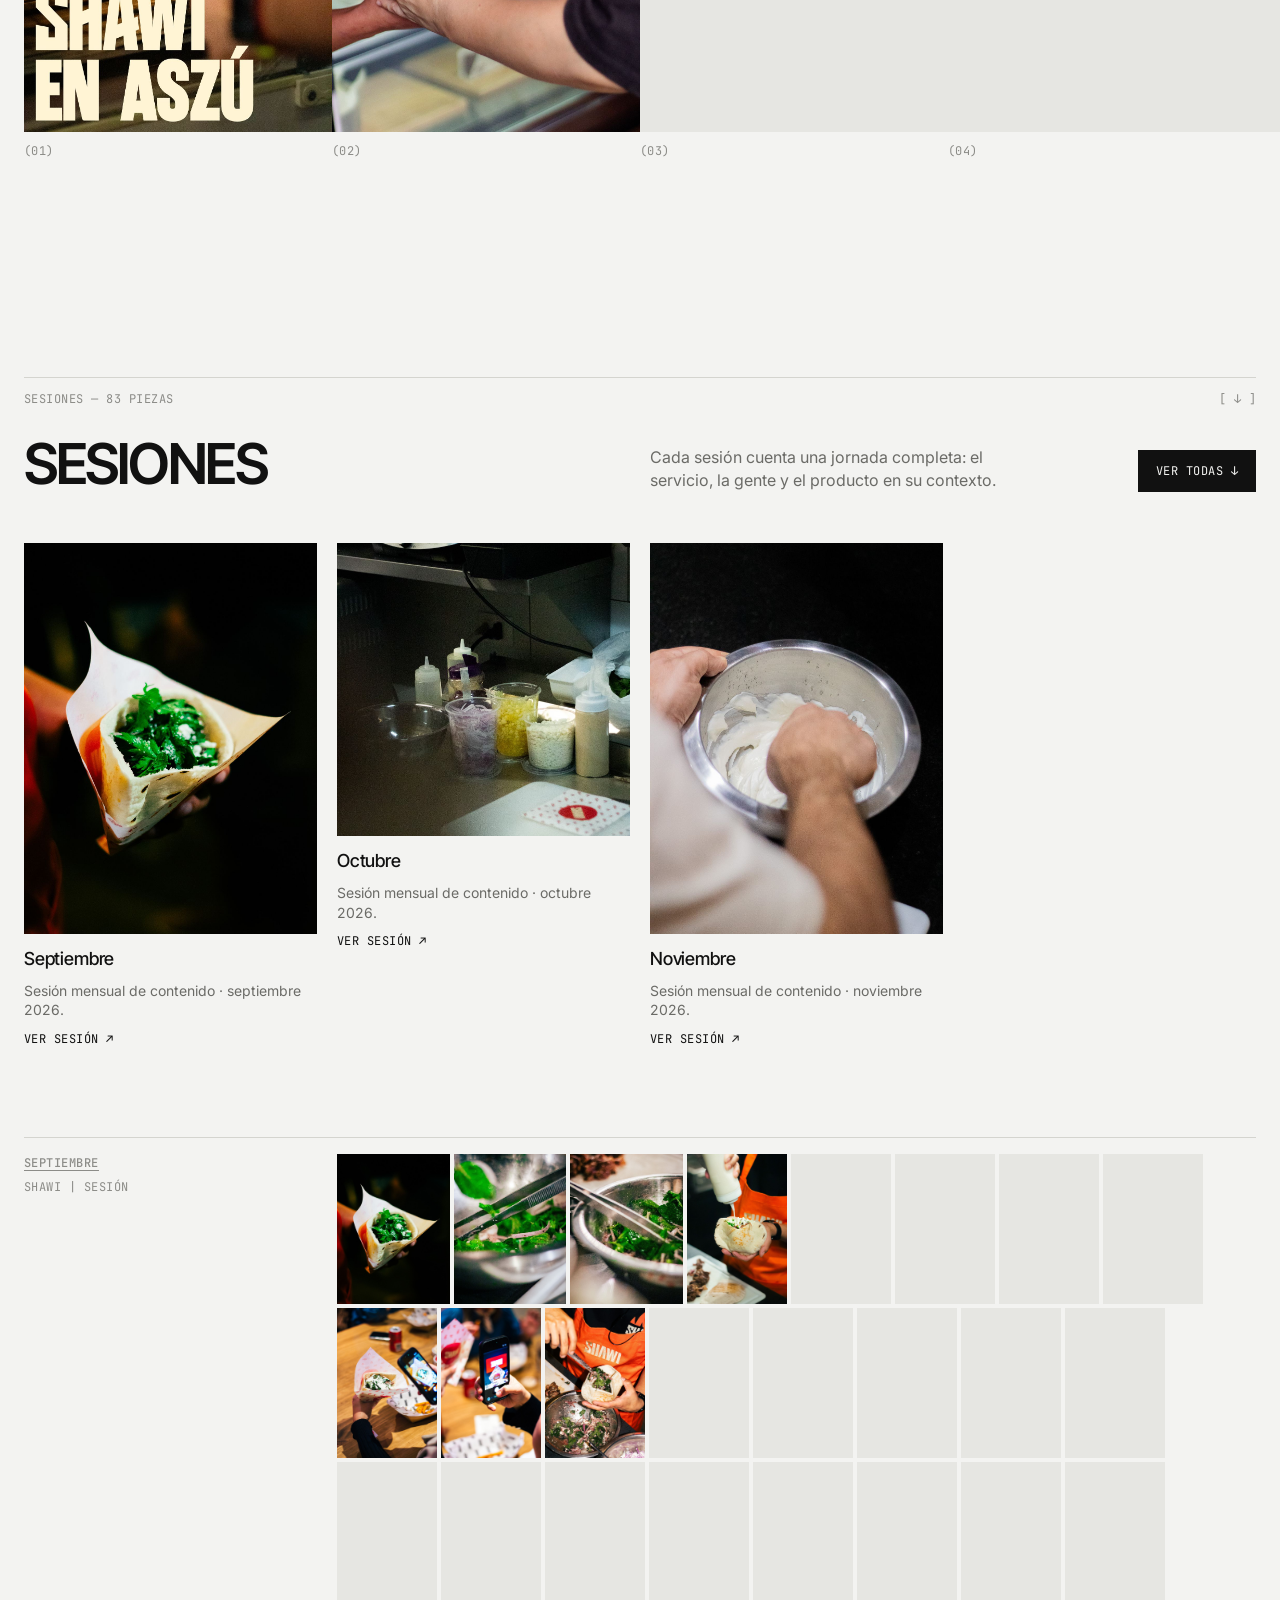
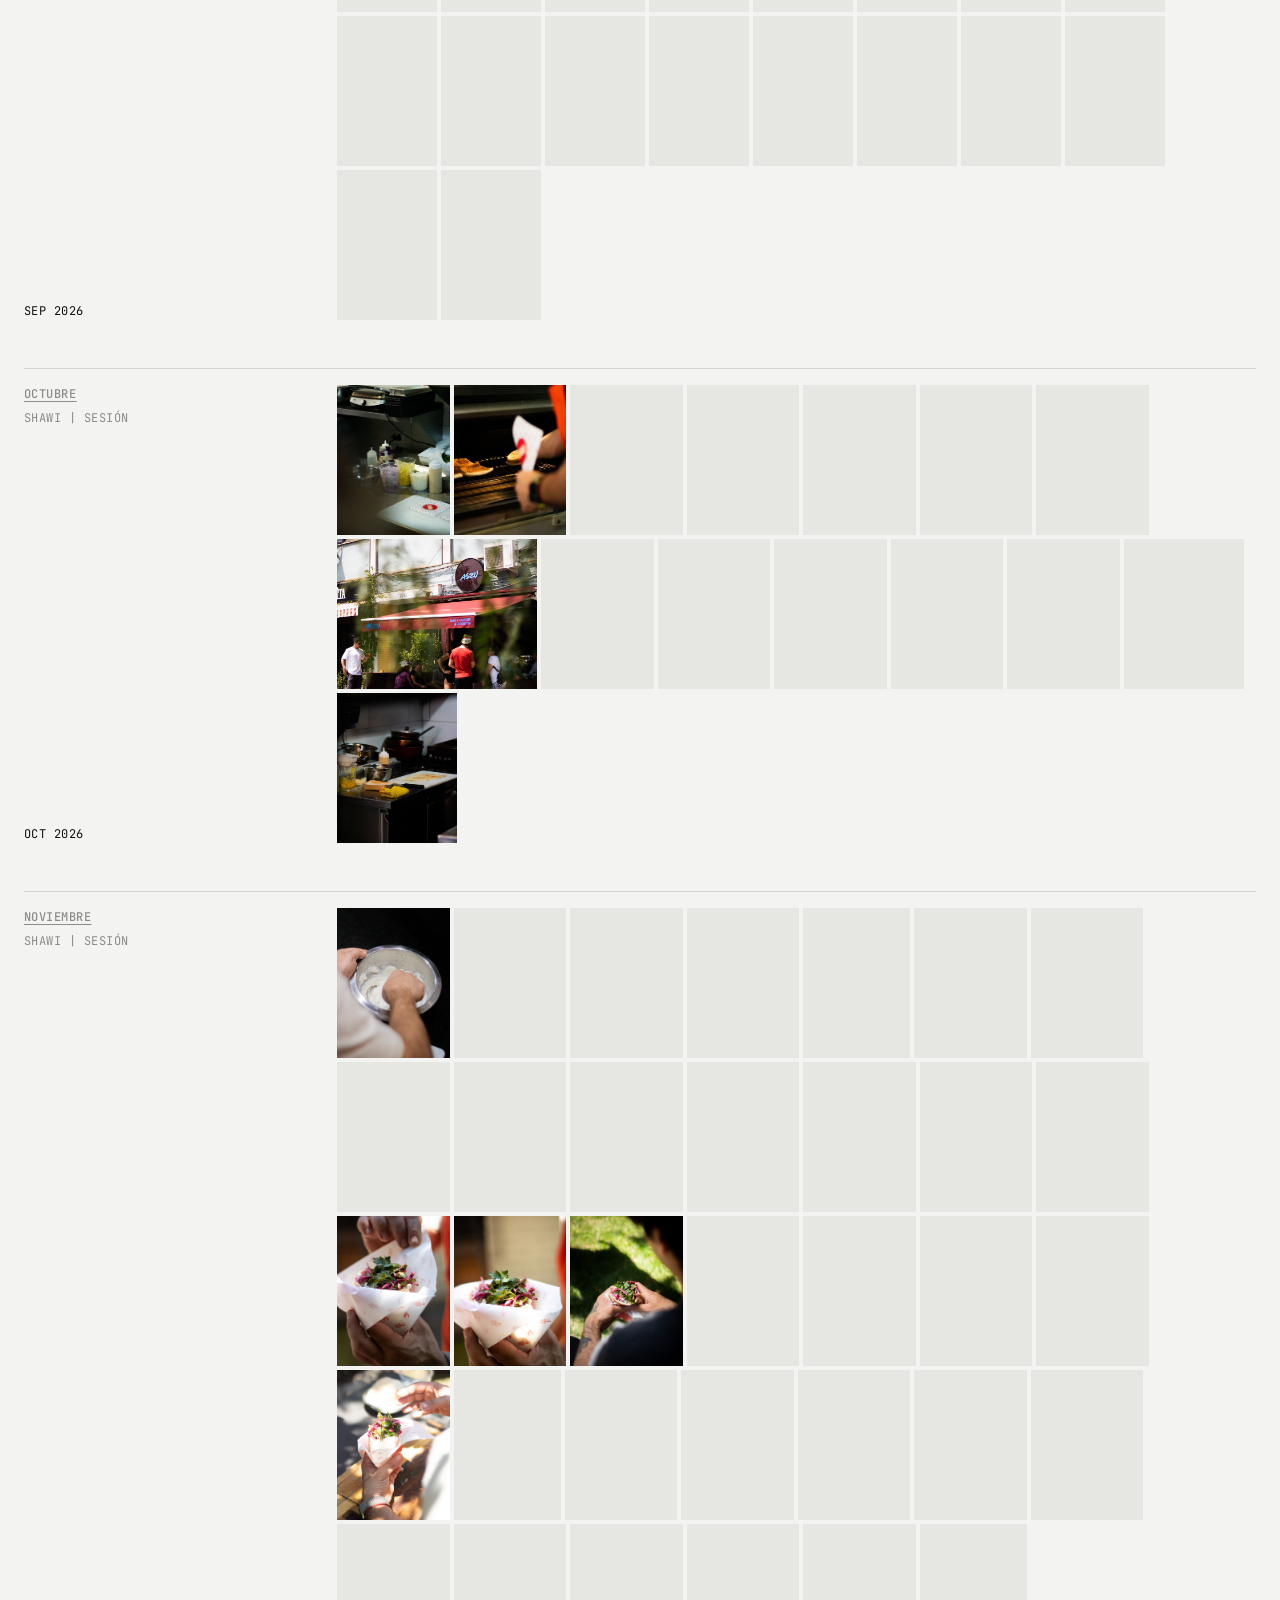
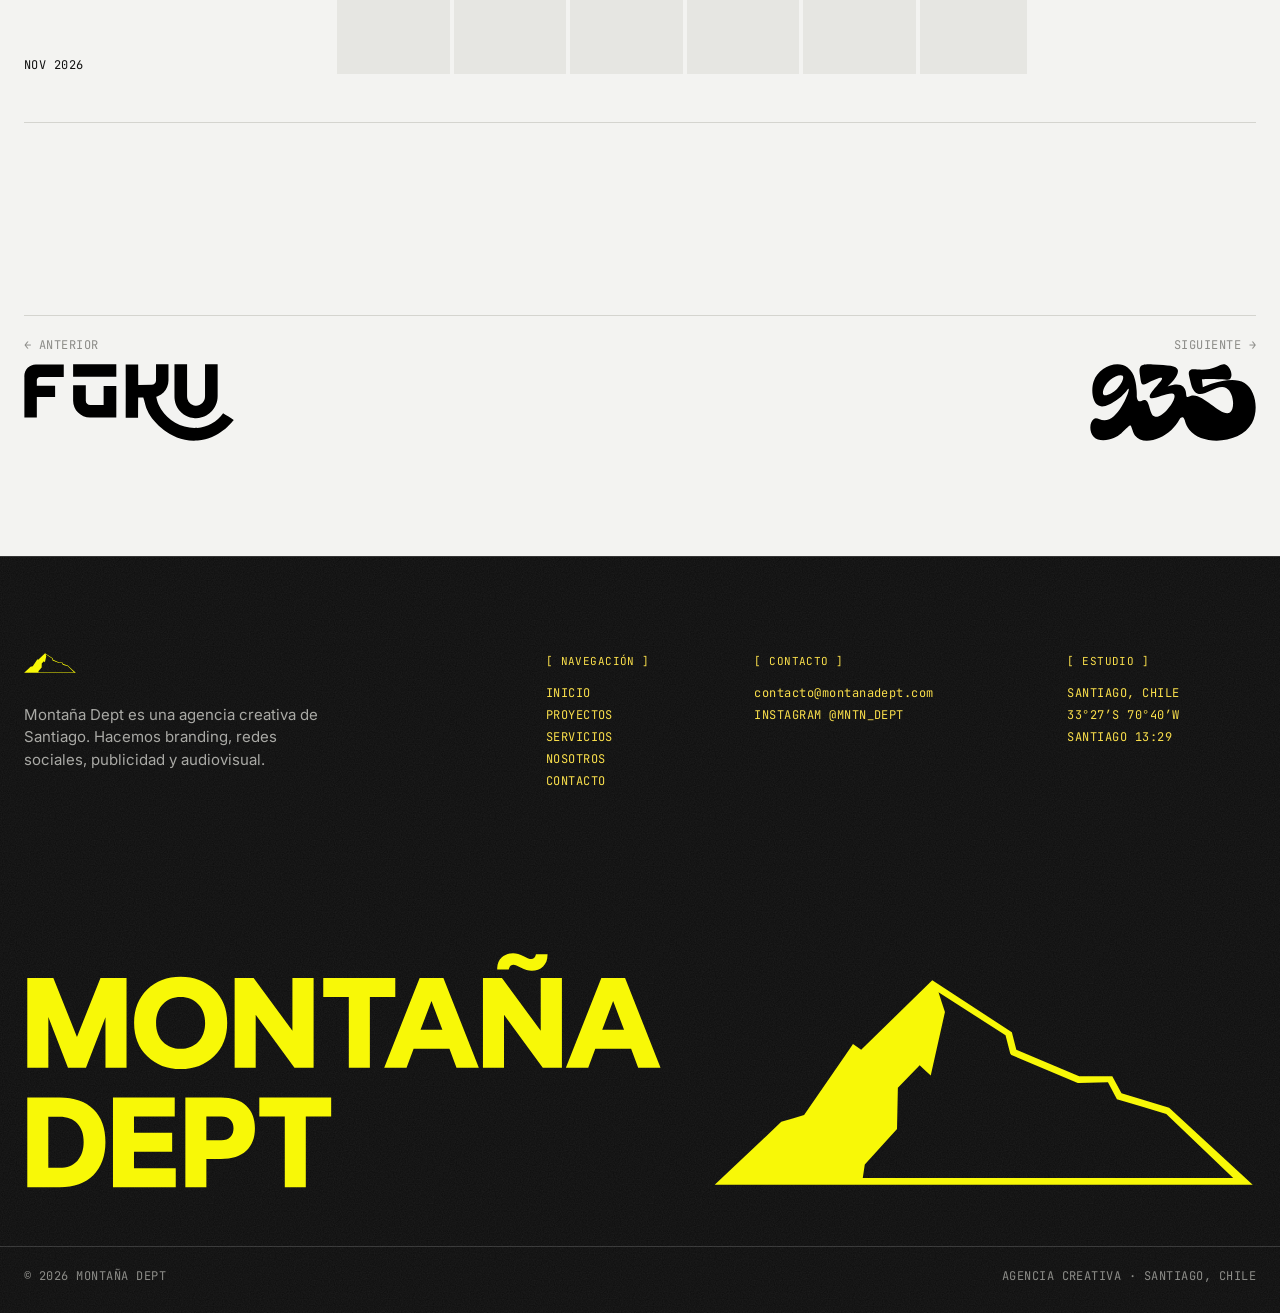
<file: proyectos/shawi.html>
<!doctype html>
<html lang="es-CL">
<head>
<meta charset="utf-8">
<meta name="viewport" content="width=device-width, initial-scale=1">
<script>try{if(sessionStorage.getItem('md-curtain')==='1')document.documentElement.classList.add('curtain-in')}catch(e){}</script>
<title>Shawi | Montaña Dept</title>
<meta name="description" content="Shawi: branding y redes sociales para comida árabe. Proyecto de Montaña Dept.">
<meta name="theme-color" content="#f3f3f1">
<meta property="og:type" content="website">
<meta property="og:site_name" content="Montaña Dept">
<meta property="og:locale" content="es_CL">
<meta property="og:title" content="Shawi | Montaña Dept">
<meta property="og:description" content="Shawi: branding y redes sociales para comida árabe. Proyecto de Montaña Dept.">
<meta property="og:url" content="https://montanadept.com/proyectos/shawi.html">
<meta property="og:image" content="https://montanadept.com/assets/img/proyectos/shawi/sesiones/popup-01.jpg">
<link rel="icon" href="../assets/favicon.svg" type="image/svg+xml">
<link rel="icon" href="../assets/favicon-32.png" sizes="32x32" type="image/png">
<link rel="apple-touch-icon" href="../assets/apple-touch-icon.png">
<link rel="preconnect" href="https://fonts.googleapis.com">
<link rel="preconnect" href="https://fonts.gstatic.com" crossorigin>
<link rel="stylesheet" href="https://fonts.googleapis.com/css2?family=Inter+Tight:wght@500;600&amp;family=Inter:wght@400;500&amp;family=JetBrains+Mono:wght@400;500&amp;family=Montserrat:wght@600&amp;display=swap">
<link rel="stylesheet" href="../assets/css/styles.css?v=20261124b">
</head>
<body data-proyecto="shawi" data-base="../">
<a class="skip-link" href="#main">Saltar al contenido</a>
<header class="site-header">
  <div class="grid header-in">
    <a class="brand" href="../index.html"><img src="../assets/logos/logo-horizontal-negro.svg" alt="Montaña Dept" width="113" height="22"></a>
    <p class="hdr-clock mono" aria-hidden="true"><span class="hdr-clock-l">Hora actual</span><span class="hdr-clock-t" id="reloj">SCL --:--</span></p>
    <p class="hdr-date mono" aria-hidden="true"><span class="hdr-clock-l">Fecha actual</span><span class="hdr-clock-t" id="fecha">--/--/----</span></p>
    <button class="menu-btn" type="button" aria-expanded="false" aria-controls="menu"><span class="menu-btn-label">Menú</span></button>
    <nav id="menu" class="nav" aria-label="Principal">
      <ul class="nav-list">
        <li><a href="../proyectos.html" aria-current="page">Proyectos</a></li>
        <li><a href="../nosotros.html">Nosotros</a></li>
        <li><a href="../servicios.html">Servicios</a></li>
      </ul>
      <a class="header-cta" href="../contacto.html"><span class="header-cta-t">Empecemos un proyecto</span><span class="header-cta-a" aria-hidden="true">→</span></a>
    </nav>
  </div>
</header>
<main id="main">
<div id="proyecto-root"></div>
<noscript><div class="grid"><p class="mono">Activa JavaScript para ver este proyecto o <a href="../proyectos.html">vuelve a Proyectos</a>.</p></div></noscript>
</main>
<footer class="site-footer grain">
  <div class="grid footer-in">
    <div class="footer-about">
      <a class="footer-iso" href="../index.html"><img src="../assets/logos/isotipo-amarillo.svg" alt="Montaña Dept, inicio" width="52" height="20"></a>
      <p>Montaña Dept es una agencia creativa de Santiago. Hacemos branding, redes sociales, publicidad y audiovisual.</p>
    </div>
    <nav class="fcol fcol-nav" aria-label="Pie de página">
      <h2 class="mono">[ Navegación ]</h2>
      <ul>
        <li><a href="../index.html">Inicio</a></li>
        <li><a href="../proyectos.html">Proyectos</a></li>
        <li><a href="../servicios.html">Servicios</a></li>
        <li><a href="../nosotros.html">Nosotros</a></li>
        <li><a href="../contacto.html">Contacto</a></li>
      </ul>
    </nav>
    <div class="fcol fcol-contact">
      <h2 class="mono">[ Contacto ]</h2>
      <ul>
        <li><a href="mailto:contacto@montanadept.com">contacto@montanadept.com</a></li>
        <li><a href="https://www.instagram.com/mntn_dept/" target="_blank" rel="noopener noreferrer">Instagram @mntn_dept</a></li>
      </ul>
    </div>
    <div class="fcol fcol-geo">
      <h2 class="mono">[ Estudio ]</h2>
      <ul>
        <li>Santiago, Chile</li>
        <li>33°27′S 70°40′W</li>
        <li data-reloj>Santiago --:--</li>
      </ul>
    </div>
  </div>
  <a class="footer-word" href="../index.html" aria-label="Montaña Dept, inicio"><img src="../assets/logos/logo-horizontal-amarillo.svg" alt="" width="1832" height="357"></a>
  <div class="footer-bottom mono"><span>© 2026 Montaña Dept</span><span>Agencia creativa · Santiago, Chile</span></div>
</footer>
<script src="../assets/js/proyectos.js?v=20261124b" defer></script>
<script src="../assets/js/main.js?v=20261124b" defer></script>
</body>
</html>
</file>
<file: assets/css/styles.css>
/* Montaña Dept — estilos v2. Retícula de 12 columnas, monocromo, tipografía editorial.
   Móvil primero. Breakpoints: 600px, 900px, 1080px, 1100px, 1200px. */

:root {
  --paper: #f3f3f1;
  --ink: #111111;
  --gray: #8c8c88;      /* solo texto mono >= 11px */
  --gray-text: #6b6b67; /* gris con contraste AA para texto Inter */
  --line: #d4d4cf;
  --ghost: #dcdcd7;
  --block: #e6e6e2;
  --night: #0d0d0d;
  --accent: #fadf4b;
  --m: 16px;            /* margen lateral */
  --g: 20px;            /* gutter */
  --header-h: 62px;
  --f-display: "Inter Tight", "Inter", "Helvetica Neue", Arial, sans-serif;
  --f-text: "Inter", system-ui, -apple-system, "Segoe UI", Arial, sans-serif;
  --f-mono: "JetBrains Mono", ui-monospace, "SF Mono", Menlo, Consolas, monospace;
  --grain: url("data:image/svg+xml,%3Csvg xmlns='http://www.w3.org/2000/svg' width='220' height='220'%3E%3Cfilter id='n'%3E%3CfeTurbulence type='fractalNoise' baseFrequency='.85' numOctaves='2' stitchTiles='stitch'/%3E%3CfeColorMatrix values='0 0 0 0 1 0 0 0 0 1 0 0 0 0 1 0 0 0 .7 0'/%3E%3C/filter%3E%3Crect width='100%25' height='100%25' filter='url(%23n)'/%3E%3C/svg%3E");
}
@media (min-width: 600px) { :root { --m: 24px; } }

*, *::before, *::after { box-sizing: border-box; }
html { -webkit-text-size-adjust: 100%; }
body {
  margin: 0; background: var(--paper); color: var(--ink);
  font-family: var(--f-text); font-size: 16px; line-height: 1.45;
  -webkit-font-smoothing: antialiased; overflow-x: hidden;
}
body.menu-lock { overflow: hidden; }
img, video, svg { display: block; max-width: 100%; }
a { color: inherit; }
ul, ol { margin: 0; padding: 0; list-style: none; }
h1, h2, h3, p, dl, dd, dt, figure, address { margin: 0; font-style: normal; font-weight: inherit; }
button { font: inherit; color: inherit; background: none; border: 0; padding: 0; cursor: pointer; }
:focus-visible { outline: 2px solid var(--ink); outline-offset: 3px; }
[hidden] { display: none !important; }

.skip-link { position: absolute; left: 12px; top: -80px; z-index: 100; background: var(--ink); color: var(--paper); padding: 10px 16px; text-decoration: none; }
.skip-link:focus { top: 12px; }

/* ---------- retícula ---------- */
.grid { display: grid; grid-template-columns: repeat(12, minmax(0, 1fr)); column-gap: var(--g); padding-inline: var(--m); }

/* ---------- tipografía ---------- */
.mono, .mono * { font-family: var(--f-mono); }
.mono {
  font-size: 11px; line-height: 1.5; font-weight: 400; letter-spacing: 0.04em;
  text-transform: uppercase; color: var(--gray);
}
@media (min-width: 900px) { .mono { font-size: 12px; } }
.display {
  font-family: var(--f-display); font-weight: 600;
  font-size: clamp(3.25rem, 14vw, 13rem); line-height: 0.95; letter-spacing: -0.04em;
  overflow-wrap: break-word;
}
.link-under { font-size: 15px; text-decoration: underline; text-underline-offset: 4px; text-decoration-thickness: 1px; }
.link-under:hover { text-decoration-thickness: 2px; }

/* ---------- revelado ---------- */
.js [data-rv] { opacity: 0; transition: opacity .5s ease; }
.js [data-rv].in { opacity: 1; }
.js [data-rv].now { transition: none; }

/* ---------- header ---------- */
.site-header { position: sticky; top: 0; z-index: 50; background: var(--paper); border-bottom: 1px solid var(--line); }
.header-in { position: relative; display: flex; align-items: stretch; height: var(--header-h); padding-left: var(--m); padding-right: 0; column-gap: 0; }
.brand { position: relative; z-index: 3; display: inline-block; line-height: 0; align-self: center; }
.brand img { height: 22px; width: auto; }
.hdr-date, .hdr-clock-l { display: none; }
.hdr-clock { position: relative; z-index: 3; align-self: center; margin: 0 auto 0 20px; font: 400 12px/1 var(--f-mono); letter-spacing: .02em; color: var(--gray-text); white-space: nowrap; }
.menu-btn {
  position: relative; z-index: 3; display: flex; align-items: center; height: 100%;
  padding: 0 var(--m); border-left: 1px solid var(--line);
  font: 500 13px/1 var(--f-mono); text-transform: uppercase; letter-spacing: .02em; text-decoration: none;
  color: var(--ink); transition: background-color .2s ease, color .2s ease;
}
.menu-btn:hover, .menu-btn:focus-visible { background: var(--accent); color: var(--ink); }
.nav {
  position: fixed; inset: 0; z-index: 2; background: var(--paper);
  padding: calc(var(--header-h) + 32px) var(--m) 32px;
  display: flex; flex-direction: column; justify-content: space-between;
  visibility: hidden; opacity: 0; transition: opacity .25s ease, visibility .25s;
  overflow-y: auto;
}
.is-open .nav { visibility: visible; opacity: 1; }
.nav-list a {
  display: block; font-family: var(--f-display); font-weight: 500;
  font-size: clamp(2.75rem, 15vw, 5rem); line-height: 1.05; letter-spacing: -0.04em;
  text-decoration: none; color: var(--gray-text); padding: 6px 0;
}
.nav-list a[aria-current] { color: var(--ink); }
.header-cta {
  display: flex; align-items: center; justify-content: space-between; gap: 24px; margin-top: 32px;
  padding: 14px 18px; border: 1px solid var(--ink); color: var(--ink);
  font: 500 13px/1 var(--f-mono); text-transform: uppercase; letter-spacing: .02em; text-decoration: none; white-space: nowrap;
  transition: background-color .2s ease, color .2s ease;
}
.header-cta-a { display: inline-block; transition: transform .2s ease; }
.header-cta:hover, .header-cta:focus-visible { background: var(--accent); color: var(--ink); }

@media (min-width: 900px) {
  .menu-btn { display: none; }
  .nav { display: contents; visibility: visible; opacity: 1; }
  .nav-list {
    position: absolute; left: 50%; top: 50%; transform: translate(-50%, -50%);
    display: flex; gap: 20px; margin: 0; padding: 0; list-style: none;
  }
  .nav-list a {
    display: inline; font: 400 12px/1.3 var(--f-mono); letter-spacing: .02em; padding: 0; color: var(--gray-text);
    text-transform: uppercase; transition: color .2s ease;
  }
  .nav-list a:hover, .nav-list a[aria-current] { color: var(--ink); }
  .nav-list li::after { content: none; }
  .header-cta {
    width: clamp(240px, 24vw, 400px); height: 100%; margin: 0; gap: 12px;
    padding: 0 var(--m) 0 20px; border: 0; border-left: 1px solid var(--line);
  }
  .header-cta:hover .header-cta-a, .header-cta:focus-visible .header-cta-a { transform: translateX(4px); }
}
@media (min-width: 1100px) {
  .nav-list { gap: 30px; }
  .nav-list a { font-size: 13px; }
}

/* leyenda de las tarjetas de proyecto */
.ptile-cap {
  position: absolute; left: 10px; bottom: 10px; z-index: 1; max-width: calc(100% - 20px);
  background: var(--accent); color: #000; padding: 4px 8px; opacity: 0; transition: opacity .2s ease; pointer-events: none;
}
.ptile:hover .ptile-cap, .ptile:focus-visible .ptile-cap { opacity: 1; }
@media (hover: none) { .ptile-cap { opacity: 1; } }
.ptile:focus-visible { outline-offset: -3px; outline-color: var(--paper); box-shadow: inset 0 0 0 3px var(--ink); }

/* ---------- mapa de servicios ---------- */
.camp { padding-bottom: clamp(72px, 9vw, 140px); }
.camp-head { align-items: baseline; border-top: 1px solid var(--line); padding-top: 20px; margin-inline: var(--m); padding-inline: 0; }
.camp-title { grid-column: 1 / -1; font-family: var(--f-display); font-weight: 600; font-size: clamp(2rem, 4.4vw, 4.25rem); line-height: 1; letter-spacing: -0.04em; }
.camp-sub { grid-column: 1 / -1; margin-top: 8px; white-space: nowrap; }
@media (min-width: 900px) { .camp-title { grid-column: 1 / 8; } .camp-sub { grid-column: 8 / 13; text-align: right; margin-top: 0; } }
.camp-corners { display: flex; justify-content: space-between; padding-block: 28px 20px; }
.camp-map { position: relative; padding-top: 0; }
.camp-svg { width: 100%; height: auto; aspect-ratio: 1000 / 380; }
.camp-labels { display: none; }
.camp-mark { position: absolute; width: 10px; height: 10px; background: var(--ink); transform: translate(-50%, -50%); }
.camp-mark--1 { left: 6%;  top: 73.7%; }
.camp-mark--2 { left: 28%; top: 66.3%; }
.camp-mark--3 { left: 55%; top: 47.9%; }
.camp-mark--4 { left: 80%; top: 19.5%; }
.camp-list { margin-top: 28px; row-gap: 14px; }
.camp-list li { grid-column: 1 / -1; display: grid; gap: 2px; }
.camp-list li > span:first-child { color: var(--ink); }
.camp-desc { font: 400 14px/1.35 var(--f-text); letter-spacing: 0; text-transform: none; color: var(--ink); display: block; }
@media (min-width: 900px) {
  .camp-svg { aspect-ratio: 1000 / 300; }
  .camp-map { padding-top: 104px; }
  .camp-mark--1 { top: calc(104px + (100% - 104px) * 0.737); }
  .camp-mark--2 { top: calc(104px + (100% - 104px) * 0.663); }
  .camp-mark--3 { top: calc(104px + (100% - 104px) * 0.479); }
  .camp-mark--4 { top: calc(104px + (100% - 104px) * 0.195); }
  .camp-list { display: none; }
  .camp-labels { display: block; }
  .camp-label { position: absolute; top: 0; height: 104px; width: 19%; border-left: 1px solid var(--ink); }
  .camp-label a { display: grid; gap: 4px; padding-left: 10px; text-decoration: none; }
  .camp-label .mono { color: var(--ink); }
  .camp-label:hover .mono { text-decoration: underline; }
  .camp-label--1 { left: 6%; } .camp-label--2 { left: 28%; } .camp-label--3 { left: 55%; } .camp-label--4 { left: 80%; width: calc(20% - var(--m)); }
  .camp-desc { font-size: 13px; color: var(--gray-text); }
}

/* ---------- cabecera de página con número fantasma ---------- */
.page-head { position: relative; padding-block: clamp(56px, 8vw, 120px) clamp(40px, 6vw, 80px); align-items: end; row-gap: 0; }
.page-label { grid-column: 1 / -1; margin-bottom: clamp(24px, 4vw, 56px); }
.page-title { grid-column: 1 / -1; grid-row: 2; position: relative; z-index: 1; font-size: clamp(2.5rem, 15.5vw, 17rem); }
.ghost {
  grid-column: 1 / -1; grid-row: 2; justify-self: end; position: relative;
  font-family: var(--f-display); font-weight: 600; font-size: clamp(9rem, 38vw, 34rem);
  line-height: 0.74; letter-spacing: -0.06em; color: var(--ghost); user-select: none;
}
.page-lead { grid-column: 1 / -1; grid-row: 3; margin-top: clamp(32px, 4vw, 56px); font-size: 17px; max-width: 42ch; }
@media (min-width: 900px) { .page-lead { grid-column: 7 / 11; } }
.page-head--plain .page-title { font-size: clamp(3.5rem, 13vw, 13rem); }
.page-head--sec { padding-top: clamp(56px, 8vw, 120px); }

/* ---------- lista expandible de proyectos ---------- */
.plist-ctl { padding-bottom: 8px; }
.plist-all { grid-column: 1 / -1; justify-self: end; color: var(--ink); padding: 8px 0; text-transform: uppercase; }
.plist-all:hover .plist-all-t { text-decoration: underline; text-underline-offset: 4px; }
.pitem { margin-inline: var(--m); border-top: 1px solid var(--line); }
.plist > .pitem:last-child { border-bottom: 1px solid var(--line); }
.prow-h { font: inherit; }
.prow {
  display: grid; grid-template-columns: repeat(12, minmax(0, 1fr)); column-gap: var(--g); row-gap: 2px;
  width: 100%; text-align: left; padding-block: 16px; align-items: baseline;
  font: 400 12px/1.5 var(--f-mono); letter-spacing: 0.04em; text-transform: uppercase; color: var(--gray);
}
.prow:hover, .prow[aria-expanded="true"] { color: var(--ink); }
.prow:focus-visible { outline-offset: -2px; }
.pr-n { grid-column: 1 / 3; }
.pr-name { grid-column: 3 / 12; color: var(--ink); font-weight: 500; font-size: 14px; }
.pr-rubro, .pr-cats, .pr-year { grid-column: 3 / 13; }
.pr-ch { grid-column: 12 / 13; grid-row: 1; justify-self: end; font-size: 14px; transition: transform .25s ease; }
.prow[aria-expanded="true"] .pr-ch { transform: rotate(180deg); }
.pband { padding-block: 4px 28px; }
.pband:not([hidden]) { animation: band-in .3s ease; }
@keyframes band-in { from { opacity: 0; } to { opacity: 1; } }
.pthumbs { display: grid; grid-template-columns: repeat(2, minmax(0, 1fr)); gap: 10px; }
.pt-img { position: relative; display: block; aspect-ratio: 16 / 10; overflow: hidden; background: var(--block); }
.pt-img > img, .pt-img > .ph { position: absolute; inset: 0; width: 100%; height: 100%; object-fit: cover; }
a.pt-img:focus-visible { outline-offset: -3px; }
.pt-cap { margin-top: 8px; font-size: 11px; line-height: 1.5; }
.pt-cap span { display: block; }
.pt-cap span:first-child { color: var(--ink); }
.pband-link { margin-top: 20px; }
@media (min-width: 600px) { .pthumbs { grid-template-columns: repeat(3, minmax(0, 1fr)); } }
@media (min-width: 900px) {
  .prow { padding-block: 18px; }
  .pr-n { grid-column: 1 / 2; grid-row: 1; }
  .pr-name { grid-column: 2 / 5; grid-row: 1; }
  .pr-rubro { grid-column: 5 / 8; grid-row: 1; } .pr-cats { grid-column: 8 / 11; grid-row: 1; } .pr-year { grid-column: 11 / 12; grid-row: 1; }
  .pr-rubro::before, .pr-cats::before, .pr-year::before { content: "— "; }
}
@media (min-width: 1080px) { .pthumbs { grid-template-columns: repeat(5, minmax(0, 1fr)); } }

/* ---------- proyectos: vistas ---------- */
.pv-lista { padding-bottom: 8px; }
.pf { padding-block: 8px 20px; }
.pf-grp { grid-column: 1 / -1; display: flex; flex-wrap: wrap; align-items: baseline; gap: 4px 20px; }
.pf-label { flex: none; padding-top: 4px; }
.pf-list { display: flex; flex-wrap: wrap; gap: 0 18px; }
.vbtn { font: 400 14px/20px var(--f-text); color: var(--gray-text); padding: 4px 0; text-align: left; }
.vbtn:hover { color: var(--ink); }
.vbtn[aria-pressed="true"] { color: var(--ink); font-weight: 500; }
.pgrid2 { display: grid; grid-template-columns: 1fr; gap: 2px; }
.ptile { position: relative; display: block; text-decoration: none; }
.ptile .frame { transition: opacity .3s; }
@media (min-width: 600px) { .pgrid2 { grid-template-columns: repeat(2, minmax(0, 1fr)); } }
@media (min-width: 1080px) {
  .pgrid2 { grid-template-columns: repeat(4, minmax(0, 1fr)); }
}

/* ---------- proyectos: vista Tira ---------- */
.tira {
  position: relative; display: grid; align-items: center; overflow-x: auto; overflow-y: hidden; scrollbar-width: none;
  height: clamp(520px, 70vh, 760px); border-block: 1px solid var(--line);
}
.tira-track {
  --tw: clamp(76px, 7.5vw, 120px);
  display: flex; align-items: center; justify-content: safe center; gap: 12px; padding-inline: var(--m); min-width: 100%; width: max-content;
}
.tira-item { position: relative; flex: none; width: var(--tw); transition: width .45s cubic-bezier(.2, .7, .2, 1); }
.tira-item.is-active { width: calc(var(--tw) * 2.5); }
.tira-item a { display: block; text-decoration: none; }
.tira-img { display: block; position: relative; aspect-ratio: 3 / 4; overflow: hidden; background: var(--block); }
.tira-img > img, .tira-img > .ph { position: absolute; inset: 0; width: 100%; height: 100%; object-fit: cover; }
.tira-cap { position: absolute; left: 0; bottom: calc(100% + 14px); width: max(100%, 220px); opacity: 0; transition: opacity .25s ease; pointer-events: none; }
.tira-cap span { display: block; }
.tira-cap .tira-n, .tira-cap span:nth-child(2) { color: var(--ink); }
.tira-item.is-active .tira-cap { opacity: 1; }
.tira-c { position: absolute; z-index: 1; }
.tira-c--tl { top: 16px; left: var(--m); } .tira-c--tr { top: 16px; right: var(--m); }
.tira-c--bl { bottom: 16px; left: var(--m); } .tira-c--br { bottom: 16px; right: var(--m); }
.tira-item a:focus-visible { outline-offset: 4px; }

/* ---------- medios ---------- */
.frame { position: relative; overflow: hidden; background: var(--block); width: 100%; }
.frame > img, .frame > video, .frame > .ph { position: absolute; inset: 0; width: 100%; height: 100%; object-fit: cover; }
.r11 { aspect-ratio: 1 / 1; } .r43 { aspect-ratio: 4 / 3; } .r45 { aspect-ratio: 4 / 5; } .r169 { aspect-ratio: 16 / 9; }
.ph { display: grid; place-items: center; background: var(--block); }
.ph-label { text-align: center; padding: 8px; }
.frame--link { display: grid; place-items: center; }
.frame--link a { position: relative; z-index: 1; }
.btn-ink { display: inline-block; background: var(--ink); color: var(--paper); padding: 14px 22px; text-decoration: none; font-size: 15px; }

/* ---------- servicios ---------- */
.srows { padding-top: 0; }
.srow { display: grid; grid-template-columns: repeat(12, minmax(0, 1fr)); column-gap: var(--g); margin-inline: var(--m); padding-inline: 0; border-top: 1px solid var(--line); padding-block: 28px 56px; }
.srows > li:last-child { border-bottom: 1px solid var(--line); }
.srow-num { grid-column: 1 / -1; font-family: var(--f-display); font-weight: 600; font-size: clamp(6rem, 30vw, 9rem); line-height: 0.8; letter-spacing: -0.06em; color: var(--ghost); }
.srow-name { grid-column: 1 / -1; margin-top: 24px; font-family: var(--f-display); font-weight: 500; font-size: clamp(2.25rem, 9vw, 4rem); line-height: 1; letter-spacing: -0.04em; }
.srow-body { grid-column: 1 / -1; margin-top: 24px; }
.srow-body p { font-size: 17px; max-width: 42ch; }
.srow-body ul { margin-top: 24px; display: grid; gap: 4px; }
.srow-body li::before { content: "+ "; }
.svc-cta { padding-block: 40px clamp(72px, 9vw, 140px); }
.svc-cta a { grid-column: 1 / -1; justify-self: start; }
@media (min-width: 900px) {
  .srow { padding-block: 32px 72px; }
  .srow-num { grid-column: 1 / 4; font-size: clamp(8rem, 18vw, 17rem); }
  .srow-name { grid-column: 4 / 8; margin-top: 0; font-size: clamp(2.25rem, 4.2vw, 4.5rem); }
  .srow-body { grid-column: 8 / 13; margin-top: 0; }
}

/* ---------- nosotros ---------- */
.about-head { padding-block: clamp(56px, 8vw, 120px) clamp(72px, 9vw, 140px); }
.about-title { grid-column: 1 / -1; font-size: clamp(2.5rem, 7.4vw, 7.5rem); line-height: 1; }
.about-text { grid-column: 1 / -1; margin-top: clamp(40px, 6vw, 96px); display: grid; gap: 1.2em; font-size: 17px; max-width: 42ch; }
@media (min-width: 900px) { .about-title { grid-column: 1 / 11; } .about-text { grid-column: 7 / 11; } }
.block { padding-bottom: clamp(72px, 9vw, 140px); }
.sec-label h2 { grid-column: 1 / -1; border-top: 1px solid var(--line); padding-top: 12px; }
.vrow { display: grid; grid-template-columns: repeat(12, minmax(0, 1fr)); column-gap: var(--g); padding-inline: 0; margin-inline: var(--m); border-top: 1px solid var(--line); padding-block: 22px 28px; row-gap: 6px; }
.vrows > li:first-child { margin-top: 0; }
.vrows { margin-top: 12px; }
.vrow-n { grid-column: 1 / 3; }
.vrow-t { grid-column: 3 / -1; font-family: var(--f-display); font-weight: 500; font-size: clamp(1.5rem, 3vw, 2.25rem); letter-spacing: -0.03em; line-height: 1.1; }
.vrow-d { grid-column: 3 / -1; font-size: 15.5px; max-width: 42ch; }
@media (min-width: 900px) {
  .vrow-n { grid-column: 1 / 2; } .vrow-t { grid-column: 2 / 7; } .vrow-d { grid-column: 7 / 11; }
}
.team { row-gap: 56px; margin-top: 12px; }
.member { grid-column: 1 / -1; }
@media (min-width: 600px) { .member { grid-column: span 6; } }
@media (min-width: 900px) { .member { grid-column: span 4; } }
.mtable { margin-top: 16px; }
.mtable > div { display: grid; grid-template-columns: 1fr 2.4fr; gap: 12px; border-top: 1px solid var(--line); padding: 9px 0; }
.mtable dd { color: var(--ink); }

/* ---------- contacto ---------- */
.contact { padding-bottom: clamp(72px, 9vw, 140px); row-gap: 64px; }
.studio-card { grid-column: 1 / -1; font-size: 20px; line-height: 1.2; letter-spacing: -0.01em; display: grid; gap: 4px; align-content: start; }
.studio-card a { text-decoration: underline; text-underline-offset: 3px; text-decoration-thickness: 1px; }
.form { grid-column: 1 / -1; display: grid; gap: 28px; }
.field { display: grid; gap: 6px; position: relative; }
.field label { color: var(--gray); }
.field input, .field select, .field textarea {
  font: 400 20px/1.3 var(--f-text); color: var(--ink); background: transparent; border: 0;
  border-bottom: 1px solid var(--ink); border-radius: 0; padding: 8px 0 12px; width: 100%;
  appearance: none; -webkit-appearance: none; resize: vertical;
}
.field input:focus-visible, .field select:focus-visible, .field textarea:focus-visible { outline: 0; }
.field__control { position: relative; }
.field__control input, .field__control textarea { display: block; padding-right: 28px; }
/* campos multiestado: idle / focus / valid / error (data-state en .field) */
.field__control::after { content: ""; position: absolute; left: 0; right: 0; bottom: 0; height: 2px; background: var(--ink); transform: scaleX(0); transform-origin: left center; transition: transform .35s cubic-bezier(.22, 1, .36, 1), background-color .2s; pointer-events: none; }
.field[data-state="focus"] .field__control::after, .field[data-state="valid"] .field__control::after, .field[data-state="error"] .field__control::after { transform: scaleX(1); }
.field[data-state="error"] .field__control::after { background: #d92d20; }
.field__control:has(:focus-visible)::after { transform: scaleX(1); }
.field.is-instant .field__control::after { transition: none; }
.field__icon { position: absolute; top: 13px; right: 0; width: 16px; height: 16px; display: block; pointer-events: none; }
.field__icon svg { width: 16px; height: 16px; display: block; }
.field__icon--valid { color: var(--ink); }
.field__icon--error { color: #d92d20; }
.field--select .field__icon { right: 28px; }
.field__icon .draw { stroke-dasharray: 24; stroke-dashoffset: 24; animation: send-draw .4s .12s ease-out forwards; }
.field__msg { margin: 0; font: 400 13px/1.3 var(--f-text); color: #d92d20; }
.field__msg:empty { height: 0; margin-top: -6px; overflow: hidden; }
@media (prefers-reduced-motion: reduce) {
  .field__control::after { transition: none; }
  .field__icon .draw { animation: none; stroke-dashoffset: 0; }
}
.field select:invalid { color: var(--gray-text); }
.field--select .field__control::before { content: "↓"; position: absolute; right: 2px; bottom: 12px; pointer-events: none; font-size: 16px; }
.fechas { border: 0; margin: 0; padding: 0; min-width: 0; display: grid; gap: 16px; }
.fechas legend { padding: 0; margin-bottom: 8px; color: var(--gray); }
.fechas__help { margin: 0; font: 400 14px/1.4 var(--f-text); color: var(--gray-text); }
.fechas__list { display: grid; gap: 20px; }
.fecha-row { display: grid; grid-template-columns: minmax(0, 1fr); gap: 12px; align-items: start; }
.fecha-row:has(.fecha-del) { grid-template-columns: minmax(0, 1fr) auto; }
.fecha-row .field { min-width: 0; }
.field--fecha input { min-width: 0; min-height: 48px; text-align: left; font-size: 18px; padding-right: 64px; }
.field--fecha input::-webkit-calendar-picker-indicator { cursor: pointer; }
.field--fecha .field__icon { right: 34px; }
.fecha-del, .fechas__add { font: 500 13px/1 var(--f-mono); letter-spacing: 0.04em; text-transform: uppercase; background: transparent; color: var(--ink); border: 1px solid var(--ink); border-radius: 0; cursor: pointer; transition: background-color .2s, color .2s; }
.fecha-del { width: 44px; height: 44px; margin-top: 26px; font-size: 20px; }
.fechas__add { justify-self: start; padding: 14px 18px; }
.fecha-del:hover, .fechas__add:hover { background: var(--ink); color: var(--paper); }
.fecha-del:focus-visible, .fechas__add:focus-visible { outline: 2px solid var(--ink); outline-offset: 3px; }
.fechas__add[hidden] { display: none; }
@media (prefers-reduced-motion: reduce) { .fecha-del, .fechas__add { transition: none; } }
.send { background: var(--ink); color: var(--paper); font: 500 15px/1 var(--f-text); padding: 18px 32px; border: 1px solid var(--ink); border-radius: 0; transition: background-color .2s, color .2s; }
.send:hover { background: transparent; color: var(--ink); }
.send--link { display: inline-block; text-decoration: none; }
.send--ghost { background: transparent; color: var(--ink); cursor: pointer; }
.send--ghost:hover { background: var(--ink); color: var(--paper); }
.send-badge { position: relative; overflow: hidden; display: inline-flex; align-items: center; justify-content: center; height: 53px; padding: 0; transition: width .55s cubic-bezier(.34, 1.45, .64, 1), background-color .3s, color .3s, border-color .3s; }
.send-badge__content, .send-badge__measure { display: flex; align-items: center; justify-content: center; gap: 10px; padding: 0 32px; white-space: nowrap; }
.send-badge__content { position: absolute; inset: 0; }
.send-badge__measure { position: absolute; inset: auto; visibility: hidden; pointer-events: none; }
.send-badge[data-state="processing"], .send-badge[data-state="processing"]:hover { background: var(--ink); color: var(--paper); border-color: var(--ink); cursor: wait; }
.send-badge[data-state="success"], .send-badge[data-state="success"]:hover { background: var(--accent); color: var(--ink); border-color: var(--accent); }
.send-badge[data-state="error"], .send-badge[data-state="error"]:hover { background: #d92d20; color: #fff; border-color: #d92d20; }
.send-badge__icon { width: 16px; height: 16px; display: block; flex: none; }
.send-badge .spin { transform-origin: center; animation: send-spin .8s linear infinite; }
.send-badge .draw { stroke-dasharray: 24; stroke-dashoffset: 24; animation: send-draw .4s .12s ease-out forwards; }
@keyframes send-spin { to { transform: rotate(360deg); } }
@keyframes send-draw { to { stroke-dashoffset: 0; } }
.send-badge:focus-visible { outline: 2px solid var(--ink); outline-offset: 3px; }
@media (prefers-reduced-motion: reduce) {
  .send-badge { transition: background-color .3s, color .3s, border-color .3s; }
  .send-badge .spin { animation: none; }
  .send-badge .draw { animation: none; stroke-dashoffset: 0; }
}
.form-ready { display: grid; gap: 18px; border-top: 1px solid var(--ink); padding-top: 24px; }
.form-ready[hidden] { display: none; }
.form-ready-title { color: var(--ink); font-size: 13px; }
.form-ready-actions { display: flex; flex-wrap: wrap; gap: 12px; }
.form-ready-note { font-size: 14px; color: var(--ink); }
.form-ready-note a { text-decoration: underline; text-underline-offset: 3px; text-decoration-thickness: 1px; }
.sr-only { position: absolute; width: 1px; height: 1px; padding: 0; margin: -1px; overflow: hidden; clip: rect(0, 0, 0, 0); white-space: nowrap; border: 0; }
@media (min-width: 900px) {
  .studio-card { grid-column: 1 / 6; font-size: 22px; position: sticky; top: calc(var(--header-h) + 24px); }
  .form { grid-column: 7 / 13; }
}

/* ---------- 404 ---------- */
.nf { padding-block: clamp(56px, 8vw, 120px) clamp(96px, 12vw, 180px); row-gap: 0; }
.ghost--nf { grid-row: 2; grid-column: 1 / -1; justify-self: start; font-size: clamp(9rem, 40vw, 38rem); }
.nf-title { grid-column: 1 / -1; grid-row: 3; margin-top: 24px; font-size: clamp(2.25rem, 6vw, 5rem); line-height: 1; }
.nf .page-lead { grid-row: 4; }
.nf-link { grid-column: 1 / -1; grid-row: 5; margin-top: 32px; }

/* ---------- ficha de proyecto ---------- */
.fx-top { row-gap: 0; padding-block: clamp(32px, 5vw, 72px) clamp(56px, 7vw, 112px); }
.fx-head { grid-column: 1 / -1; }
.fx-bar { display: flex; justify-content: space-between; margin-bottom: clamp(32px, 5vw, 64px); }
.fx-bar a { text-decoration: none; }
.fx-bar a:hover { color: var(--ink); }
.fx-num { font-family: var(--f-display); font-weight: 500; font-size: clamp(3rem, 8vw, 7.5rem); line-height: 0.9; letter-spacing: -0.05em; color: var(--gray); }
.fx-head { container-type: inline-size; }
.fx-title { --fx-max: 100vw; font-family: "Montserrat", var(--f-display); font-weight: 600; font-size: min(clamp(4rem, 14vw, 127px), var(--fx-max)); line-height: 0.95; letter-spacing: -0.03em; margin-top: 6px; overflow-wrap: anywhere; }
.fx-cover { grid-column: 1 / -1; margin-top: 40px; }
.fx-meta { grid-column: 1 / -1; margin-top: 48px; display: grid; gap: 40px; align-content: end; }
.fx-block { display: grid; grid-template-columns: repeat(6, minmax(0, 1fr)); column-gap: var(--g); }
.fx-label { grid-column: 1 / 3; padding-top: 10px; }
.fx-body { grid-column: 3 / 7; }
.fx-table > div { display: grid; grid-template-columns: 1fr 2fr; gap: 12px; border-top: 1px solid var(--line); padding: 10px 0; }
.fx-table > div:last-child { border-bottom: 1px solid var(--line); }
.fx-table dd { font-size: 15px; }
.fx-table ul li + li { margin-top: 2px; }
.fx-table a { text-decoration: underline; text-underline-offset: 3px; }
.fx-block--info .fx-label { border-top: 1px solid var(--line); }
.fx-block--info .fx-body { padding-top: 10px; border-top: 1px solid var(--line); font-size: 17px; }
@media (min-width: 900px) {
  .fx-top { align-items: stretch; }
  .fx-head { grid-column: 1 / 7; grid-row: 1; }
  .fx-cover { grid-column: 7 / 13; grid-row: 1 / span 2; margin-top: 0; }
  .fx-meta { grid-column: 1 / 7; grid-row: 2; margin-top: 56px; }
}
.gal { padding-bottom: clamp(72px, 9vw, 140px); }
.gal-label { display: flex; justify-content: space-between; margin-inline: var(--m); border-top: 1px solid var(--line); padding-top: 12px; margin-bottom: 28px; }
.gal-label h2 { font: inherit; letter-spacing: inherit; color: inherit; }
.gal-row { display: grid; grid-template-columns: repeat(12, minmax(0, 1fr)); column-gap: var(--g); row-gap: 28px; padding-inline: var(--m); margin-bottom: clamp(40px, 5vw, 72px); align-items: end; }
.gal-row figure { grid-column: 1 / -1; }
.gal-row figcaption { margin-top: 10px; }
@media (min-width: 900px) {
  .gal-row { row-gap: 0; }
  .gal-row--a .g1 { grid-column: 1 / 5; } .gal-row--a .g2 { grid-column: 5 / 13; }
  .gal-row--b .g1 { grid-column: 1 / 7; } .gal-row--b .g2 { grid-column: 7 / 13; }
}
.fx-next { margin: clamp(40px, 6vw, 96px) var(--m) 0; border-top: 1px solid var(--line); padding-block: 20px clamp(72px, 9vw, 140px); display: grid; grid-template-columns: 1fr 1fr; column-gap: var(--g); }
.fx-next a { text-decoration: none; display: grid; gap: 10px; align-content: start; }
.fx-next a:last-child { text-align: right; }
.fx-next .nm { font-family: var(--f-display); font-weight: 500; font-size: clamp(2rem, 7.5vw, 7.5rem); line-height: 1; letter-spacing: -0.045em; transition: transform .35s ease; }
.fx-next a:hover .mono { color: var(--ink); }
.fx-next .nm--logo { display: block; line-height: 0; }
.fx-next .nm--logo img { display: block; width: auto; height: auto; max-width: min(100%, clamp(150px, 24vw, 420px)); max-height: clamp(40px, 6vw, 104px); }
.fx-next a:last-child .nm--logo img { margin-left: auto; }
@media (min-width: 900px) {
  .fx-next a:first-child:hover .nm { transform: translateX(-10px); }
  .fx-next a:last-child:hover .nm { transform: translateX(10px); }
}

/* ---------- negro con grano ---------- */
.grain { position: relative; isolation: isolate; background: var(--night); color: #fff; }
.grain::before { content: ""; position: absolute; inset: 0; z-index: -1; background-image: var(--grain); background-size: 220px 220px; opacity: 0.1; pointer-events: none; }
.grain :focus-visible { outline-color: #fff; }

/* footer */
.site-footer { border-top: 1px solid rgba(255, 255, 255, 0.16); }
.site-footer .mono, .site-footer .mono a { color: var(--accent); }
.site-footer :focus-visible { outline-color: var(--accent); }
.footer-in { padding-block: 72px 0; row-gap: 40px; align-items: start; }
.footer-about { grid-column: 1 / -1; }
.footer-iso { display: inline-block; line-height: 0; margin-bottom: 24px; }
.footer-iso img { height: 20px; width: auto; }
.footer-about p { max-width: 34ch; font-size: 15px; line-height: 1.5; color: #a9a9a5; }
.fcol { grid-column: span 6; }
.fcol h2 { font: 400 11px/1.5 var(--f-mono); letter-spacing: 0.04em; text-transform: uppercase; color: var(--accent); margin-bottom: 14px; }
.fcol ul { display: grid; gap: 4px; font: 400 12px/1.5 var(--f-mono); letter-spacing: 0.04em; text-transform: uppercase; color: var(--accent); }
.fcol a { text-decoration: none; color: var(--accent); }
.fcol a:hover { text-decoration: underline; text-underline-offset: 3px; }
.fcol-contact { grid-column: 1 / -1; }
.fcol-contact li:first-child a { text-transform: none; }
.footer-word { display: block; line-height: 0; margin: 96px var(--m) 0; }
.footer-word img { width: 100%; height: auto; }
.footer-bottom { margin-top: 56px; padding: 20px var(--m) 28px; border-top: 1px solid rgba(255, 255, 255, 0.16); display: flex; flex-wrap: wrap; gap: 8px 24px; justify-content: space-between; }
.footer-bottom span { color: var(--gray); }
@media (min-width: 900px) {
  .footer-about { grid-column: 1 / 5; }
  .fcol-nav { grid-column: 6 / 8; } .fcol-contact { grid-column: 8 / 11; } .fcol-geo { grid-column: 11 / 13; }
  .footer-in { padding-block: 96px 0; }
  .footer-word { margin-top: 160px; }
}

/* títulos largos: que no se corte la palabra */
.page-head .page-title--long { font-size: clamp(2.25rem, 11.5vw, 13rem); }
@media (min-width: 1080px) { .page-head--plain .page-title.page-title--long { font-size: clamp(3rem, 5.9vw, 7.75rem); } }

/* mayúsculas según Figma */
.nav-list a, .page-title, .srow-name, .fx-title, .ses-h { text-transform: uppercase; }

/* ---------- movimiento reducido ---------- */
@media (prefers-reduced-motion: reduce) {
  *, *::before, *::after { transition: none !important; animation: none !important; scroll-behavior: auto !important; }
  .js [data-rv] { opacity: 1; }
}

.gal-row--c figure { grid-column: 1 / -1; }

.proj-list { padding-bottom: clamp(72px, 9vw, 140px); }

/* ---------- fotos clicables y series (sesiones) ---------- */
.lb-open { display: block; width: 100%; padding: 0; border: 0; background: var(--block); cursor: zoom-in; }
.lb-open.frame { position: relative; }
.gal-row--ed { align-items: start; }
.ph-ed { position: relative; overflow: hidden; }
.ph-ed > img { width: 100%; height: 100%; object-fit: cover; }
.serie { padding-bottom: clamp(24px, 4vw, 56px); }
.serie-head { margin-inline: var(--m); border-top: 1px solid var(--line); padding-top: 10px; margin-bottom: 24px; }
.serie-head h3 { font: inherit; letter-spacing: inherit; color: var(--ink); }
.gal-row--ed figure { grid-column: 1 / -1; }

/* ---------- presentación de sesiones ---------- */
.ses-head { display: grid; grid-template-columns: repeat(12, minmax(0, 1fr)); column-gap: var(--g); row-gap: 16px; padding-inline: var(--m); margin-bottom: clamp(32px, 4vw, 56px); }
.ses-h { grid-column: 1 / -1; font-family: var(--f-display); font-weight: 600; font-size: clamp(2rem, 4.4vw, 4.25rem); line-height: 1; letter-spacing: -0.04em; }
.ses-lead { grid-column: 1 / -1; font-size: 16px; line-height: 1.45; color: var(--gray-text); max-width: 40ch; }
.ses-all { grid-column: 1 / -1; justify-self: start; display: inline-block; background: var(--ink); color: var(--paper); padding: 12px 18px; text-decoration: none; }
.ses-all:hover { background: #2a2a28; }
@media (min-width: 900px) {
  .ses-h { grid-column: 1 / 6; }
  .ses-lead { grid-column: 7 / 11; align-self: end; }
  .ses-all { grid-column: 11 / 13; justify-self: end; align-self: end; }
}
.ses-covers { list-style: none; margin: 0 0 clamp(56px, 7vw, 112px); padding: 0 var(--m); display: grid; grid-template-columns: 1fr; gap: 32px var(--g); align-items: start; }
.ses-card { display: grid; gap: 10px; }
.ses-card-img { display: block; position: relative; overflow: hidden; background: var(--block); }
.ses-card--tall .ses-card-img { aspect-ratio: 3 / 4; }
.ses-card--sq .ses-card-img { aspect-ratio: 1 / 1; }
.ses-card-img img { width: 100%; height: 100%; object-fit: cover; display: block; }
.ses-card-t { margin: 4px 0 0; font: 500 18px/1.25 var(--f-display); letter-spacing: -0.01em; }
.ses-card-d { margin: 0; font-size: 14px; line-height: 1.4; color: var(--gray-text); display: -webkit-box; -webkit-line-clamp: 2; -webkit-box-orient: vertical; overflow: hidden; }
.ses-card-l { color: var(--ink); text-decoration: none; justify-self: start; }
.ses-card-l:hover { text-decoration: underline; text-underline-offset: 3px; }
@media (min-width: 600px) { .ses-covers { grid-template-columns: repeat(2, minmax(0, 1fr)); } }
@media (min-width: 1080px) { .ses-covers { grid-template-columns: repeat(4, minmax(0, 1fr)); } }

@media (min-width: 1080px) { [id^="g-"] { scroll-margin-top: calc(var(--header-h) + 16px); } }

/* índice por carpetas */
.ses-folders { list-style: none; margin: 0; padding: 0 var(--m); scroll-margin-top: calc(var(--header-h) + 16px); }
.ses-row { display: grid; grid-template-columns: 1fr; row-gap: 20px; border-top: 1px solid var(--line); padding: 16px 0 clamp(28px, 4vw, 48px); scroll-margin-top: calc(var(--header-h) + 16px); }
.ses-row:last-child { border-bottom: 1px solid var(--line); }
.ses-side { position: relative; display: grid; grid-template-rows: auto auto 1fr; gap: 6px; align-content: start; padding-right: 44px; min-height: 120px; }
.ses-name { margin: 0; font-weight: 500; text-transform: uppercase; }
.ses-name span { text-decoration: underline; text-underline-offset: 3px; }
.ses-meta { margin: 0; color: var(--gray); }
.ses-plus { position: absolute; top: -4px; right: 0; width: 36px; height: 36px; display: grid; place-items: center; background: none; border: 0; padding: 0; font-size: 22px; line-height: 1; color: var(--ink); cursor: pointer; }
.ses-foot { display: flex; align-items: baseline; justify-content: space-between; gap: 12px; align-self: end; margin-top: 18px; }
.ses-year { color: var(--ink); }
.ses-main { min-width: 0; }
.ses-main.is-anim { animation: ses-in 0.35s ease both; }
@keyframes ses-in { from { opacity: 0; transform: translateY(6px); } to { opacity: 1; transform: none; } }
.ses-pics { list-style: none; margin: 0; padding: 0; display: flex; flex-wrap: wrap; gap: 4px; align-items: flex-start; }
.ses-fig { flex: 0 0 auto; }
.ses-fig figure { margin: 0; }
.ses-fig figcaption { display: none; margin-top: 8px; }
.ses-ph { position: relative; overflow: hidden; height: 96px; background: var(--block); }
.ses-ph:not([data-ar]) { aspect-ratio: 3 / 2; }
.ses-ph-btn { position: absolute; inset: 0; width: 100%; height: 100%; }
.ses-ph-btn img { width: 100%; height: 100%; object-fit: cover; display: block; }
.ses-vid { position: absolute; inset: 0; width: 100%; height: 100%; object-fit: cover; background: #000; display: none; }
.ses-row.is-open .ses-vid { display: block; }
.ses-row.is-open .ses-ph-btn[data-lb-video] { display: none; }
.play-tag { position: absolute; left: 8px; bottom: 8px; z-index: 1; padding: 3px 6px; background: var(--ink); color: var(--paper); font-size: 11px; line-height: 1; pointer-events: none; }
.ses-row.is-open .ses-pics { display: grid; grid-template-columns: 1fr; gap: var(--g); }
.ses-row.is-open .ses-fig { width: 100%; }
.ses-row.is-open .ses-fig figcaption { display: block; }
.ses-row.is-open .ses-ph { height: auto; width: 100%; }
@media (min-width: 600px) { .ses-row.is-open .ses-pics { grid-template-columns: repeat(2, minmax(0, 1fr)); } }
@media (min-width: 900px) {
  .ses-row { grid-template-columns: repeat(12, minmax(0, 1fr)); column-gap: var(--g); }
  .ses-side { grid-column: 1 / 4; }
  .ses-main { grid-column: 4 / 13; }
  .ses-ph { height: 150px; }
}
@media (min-width: 1080px) { .ses-row.is-open .ses-pics { grid-template-columns: repeat(3, minmax(0, 1fr)); } }
@media (min-width: 900px) {
  .gal-row--ed.ed-2 .g1 { grid-column: 1 / 7; } .gal-row--ed.ed-2 .g2 { grid-column: 7 / 13; }
  .gal-row--ed.ed-3 .g1 { grid-column: 1 / 5; } .gal-row--ed.ed-3 .g2 { grid-column: 5 / 9; } .gal-row--ed.ed-3 .g3 { grid-column: 9 / 13; }
  .gal-row--ed.ed-1c .g1 { grid-column: 1 / 7; }
}

/* ---------- visor ---------- */
body.lb-lock { overflow: hidden; }
.lb { position: fixed; inset: 0; z-index: 200; background: #0d0d0d; color: #fff; display: grid; grid-template-rows: auto 1fr; animation: lb-in .2s ease; }
@keyframes lb-in { from { opacity: 0; } to { opacity: 1; } }
.lb-bar { display: flex; justify-content: space-between; align-items: center; gap: 16px; padding: 14px var(--m); color: #fff; }
.lb-info { color: #fff; }
.lb-close { color: #fff; font: inherit; letter-spacing: inherit; text-transform: uppercase; padding: 10px 0; }
.lb-close:hover, .lb-nav:hover { text-decoration: underline; text-underline-offset: 4px; }
.lb-stage { display: grid; place-items: center; min-height: 0; padding: 0 var(--m); }
.lb-vid { width: auto; height: auto; max-width: 92vw; max-height: 86vh; background: #000; }
.lb-vid[hidden], .lb-img[hidden] { display: none; }
.lb-img { width: auto; height: auto; max-width: 92vw; max-height: 86vh; object-fit: contain; }
.lb-nav { position: absolute; bottom: 16px; color: #fff; font: 400 28px/1 var(--f-mono); padding: 12px 18px; }
.lb-prev { left: var(--m); } .lb-next { right: var(--m); }
.lb :focus-visible { outline-color: #fff; }
@media (min-width: 900px) {
  .lb-nav { bottom: auto; top: 50%; transform: translateY(-50%); }
}
@media (max-width: 899px) { .lb-img, .lb-vid { max-height: 76vh; } }

/* ---------- diseño: manual de marca y carruseles ---------- */
@media (min-width: 900px) {
  .gal-row--ed.man-1 .g1 { grid-column: 1 / 13; }
  .gal-row--ed.man-2 .g1 { grid-column: 1 / 7; } .gal-row--ed.man-2 .g2 { grid-column: 7 / 13; }
  .gal-row--ed.man-h .g1 { grid-column: 1 / 7; }
}
.serie-head--car { display: flex; flex-wrap: wrap; align-items: center; justify-content: space-between; gap: 10px 16px; }
.car-ctl { display: flex; align-items: center; gap: 8px; margin-left: auto; }
.car-count { margin-right: 4px; white-space: nowrap; font-variant-numeric: tabular-nums; }
.car-btn { min-width: 40px; min-height: 32px; padding: 4px 10px; border: 1px solid var(--line); color: var(--ink); font: inherit; letter-spacing: inherit; line-height: 1; transition: border-color .2s; }
.car-btn:hover:not(:disabled) { border-color: var(--ink); }
.car-btn:disabled { color: var(--gray); opacity: .45; cursor: default; }
.car {
  position: relative; container-type: inline-size; overflow-x: auto; overflow-y: hidden;
  scroll-snap-type: x mandatory; scroll-padding-inline: var(--m); overscroll-behavior-x: contain;
  scrollbar-width: none; -ms-overflow-style: none; -webkit-overflow-scrolling: touch;
  margin-bottom: clamp(24px, 4vw, 56px);
  -webkit-user-select: none; user-select: none;
}
.car::-webkit-scrollbar { display: none; }
.car:focus-visible { outline-offset: -3px; }
.car-track { display: flex; align-items: flex-start; gap: 0; width: max-content; padding-inline: var(--m); }
/* Carrusel continuo: láminas pegadas (0px), como el carrusel visto completo */
.car-slide { flex: 0 0 auto; scroll-snap-align: start; width: calc((100vw - var(--m)) / 1.3); }
@supports (width: 1cqw) { .car-slide { width: calc((100cqw - var(--m)) / 1.3); } }
@media (min-width: 600px) {
  .car-slide { width: calc((100vw - var(--m)) / 2.3); }
  @supports (width: 1cqw) { .car-slide { width: calc((100cqw - var(--m)) / 2.3); } }
}
@media (min-width: 900px) {
  /* 4 láminas por vista, de margen a margen */
  .car-slide { width: calc((100vw - 2 * var(--m)) / 4); }
  @supports (width: 1cqw) { .car-slide { width: calc((100cqw - 2 * var(--m)) / 4); } }
}
.car-slide figcaption { margin-top: 10px; }
.car .ph-ed, .car-vid { width: 100%; }
.car img { -webkit-user-drag: none; user-select: none; }
.car .lb-open:focus-visible, .car-play:focus-visible { outline-offset: -3px; }
.car-vid { position: relative; overflow: hidden; background: var(--block); }
.car-vid video { width: 100%; height: 100%; object-fit: cover; }
.car-play { position: absolute; right: 10px; top: 10px; z-index: 1; min-height: 32px; padding: 4px 10px; font-size: 11px; line-height: 1.2; background: var(--paper); color: var(--ink); border: 1px solid var(--ink); }
@media (hover: hover) { .car { cursor: grab; } .car .lb-open { cursor: zoom-in; } }
.car.is-drag { cursor: grabbing; scroll-snap-type: none; }
.car.is-drag .lb-open { cursor: grabbing; }

/* ---------- ficha: cabecera (móvil y tablet) ---------- */
.fx-side { display: contents; }
.fx-head { order: 1; } .fx-cover { order: 2; } .fx-meta { order: 3; }
.fx-link, .fx-thumbs { display: none; }

/* ---------- títulos de página en fila (>= 1080px) ---------- */
@media (min-width: 1080px) {
  .page-head--plain .page-title { grid-column: 1 / 7; font-size: clamp(3.5rem, 7.4vw, 9rem); line-height: 0.95; }
  .page-head--plain .page-lead { grid-column: 7 / 13; grid-row: 2; align-self: end; margin-top: 0; }
  .about-head { align-items: end; }
  .about-title { grid-column: 1 / 7; grid-row: 2; font-size: clamp(2.25rem, 3.9vw, 4.75rem); }
  .about-text { grid-column: 7 / 13; grid-row: 2; margin-top: 0; }
}

/* ---------- ficha: pantalla partida (>= 1080px) ---------- */
@media (min-width: 1080px) {
  .fx-top {
    --fx-p: clamp(32px, 5vw, 88px);
    grid-template-columns: minmax(0, 1fr) minmax(0, 1fr); column-gap: 0; padding: 0;
    min-height: clamp(560px, calc(100vh - var(--header-h)), 1000px); align-items: stretch;
  }
  .fx-cover { grid-column: 1; grid-row: 1; margin: 0; position: relative; order: 0; }
  .fx-cover .frame { position: absolute; inset: 0; height: 100%; aspect-ratio: auto; }
  .fx-side {
    display: flex; flex-direction: column; grid-column: 2; grid-row: 1; min-width: 0;
    padding: clamp(24px, 3vw, 44px) 0 clamp(24px, 3vw, 44px) var(--fx-p);
  }
  .fx-head { grid-column: auto; grid-row: auto; order: 0; padding-right: var(--fx-p); }
  .fx-bar { margin-bottom: clamp(20px, 2.4vw, 36px); }
  .fx-num { font-size: clamp(2rem, 3vw, 3rem); }
  .fx-title { font-size: min(clamp(4rem, 9vw, 127px), var(--fx-max)); }
  .fx-meta { grid-column: auto; grid-row: auto; order: 0; margin-top: clamp(20px, 2.4vw, 32px); gap: 20px; padding-right: var(--fx-p); }
  .fx-block--info { order: -1; }
  .fx-table ul { display: flex; flex-wrap: wrap; gap: 0 0.35em; }
  .fx-table ul li + li { margin-top: 0; }
  .fx-table ul li:not(:last-child)::after { content: ","; }
  .fx-link { display: block; margin-top: 24px; padding-right: var(--fx-p); color: var(--ink); }
  .fx-link a { text-decoration: none; }
  .fx-link a:hover { text-decoration: underline; text-underline-offset: 4px; }
  .fx-thumbs { display: grid; grid-template-columns: repeat(3, minmax(0, 1fr)); gap: 10px; width: min(100%, 450px); margin: auto 0 0 auto; padding-top: 24px; }
  .fx-th { aspect-ratio: 3 / 4; overflow: hidden; background: var(--block); }
  .fx-th img { width: 100%; height: 100%; object-fit: cover; }
}

/* ---------- inicio: pantalla negra con menú ---------- */
body.is-home-dark { background: var(--night); color: #f3f3f1; }
.hm {
  min-height: 100vh; min-height: 100svh; display: grid; grid-template-rows: auto 1fr auto;
  overflow-x: clip; --hm-ink: #f3f3f1;
}
.hm a { color: var(--hm-ink); text-decoration: none; }
.hm :focus-visible { outline: 2px solid #fff; outline-offset: 6px; }
.hm-bar { display: flex; justify-content: space-between; align-items: center; gap: 16px; padding: 20px var(--m); font: 400 12px/1.5 var(--f-mono); letter-spacing: 0.04em; text-transform: uppercase; }
.hm-brand { display: inline-flex; align-items: center; gap: 12px; }
.hm-brand img { height: 20px; width: auto; }
.hm-clock { color: var(--accent); white-space: nowrap; }
.hm-main { display: grid; align-items: center; padding: 24px var(--m); }
.hm-list { display: grid; justify-items: center; text-align: center; }
.hm-item { position: relative; width: 100%; }
.hm-item > a {
  display: block; padding-block: 0.02em;
  font-family: var(--f-display); font-weight: 700; text-transform: uppercase; color: var(--hm-ink);
  font-size: clamp(40px, 8.2vw, 124px); line-height: 0.9; letter-spacing: -0.035em;
}
.hm-t { display: inline-block; transition: filter .25s ease, opacity .25s ease; }
.hm-tape {
  position: absolute; top: 50%; left: calc(50% - 50vw); width: 100vw; transform: translateY(-50%);
  overflow: hidden; pointer-events: none; opacity: 0; transition: opacity .25s ease;
  font: 400 13px/1.5 var(--f-mono); letter-spacing: 0.04em; color: #fff; white-space: nowrap;
  -webkit-mask-image: linear-gradient(90deg, transparent, #000 14%, #000 86%, transparent);
  mask-image: linear-gradient(90deg, transparent, #000 14%, #000 86%, transparent);
}
.hm-track { display: flex; width: max-content; animation: hm-marquee 40s linear infinite; }
.hm-set { display: flex; flex: none; }
.hm-set span { flex: none; padding-right: 64px; }
@keyframes hm-marquee { from { transform: translateX(0); } to { transform: translateX(-50%); } }
.hm-item > a:focus-visible .hm-t { filter: blur(10px); opacity: 0.35; }
.hm-item > a:focus-visible ~ .hm-tape { opacity: 1; }
@media (hover: hover) {
  .hm-item > a:hover .hm-t { filter: blur(10px); opacity: 0.35; }
  .hm-item > a:hover ~ .hm-tape { opacity: 1; }
}
.hm-foot {
  display: grid; grid-template-columns: 1fr 1fr; gap: 20px var(--g); align-items: center;
  padding: 24px var(--m) 20px; font: 400 12px/1.5 var(--f-mono); letter-spacing: 0.04em; text-transform: uppercase;
}
.hm-ig { color: #ff4500; }
.hm-tagline { grid-column: 1 / -1; grid-row: 1; text-align: center; font-size: 11px; color: #a9a9a5; }
.hm-foot-l, .hm-foot-r { grid-row: 2; font-size: 11px; color: #a9a9a5; }
.hm-foot-r { text-align: right; }
@media (min-width: 900px) {
  .hm-foot { grid-template-columns: 1fr auto 1fr; padding-block: 28px 24px; }
  .hm-tagline { grid-column: 2; grid-row: 1; }
  .hm-foot-l, .hm-foot-r { grid-row: 1; }
}
@keyframes hm-in { from { opacity: 0; transform: translateY(18px); } to { opacity: 1; transform: none; } }
.hm-item { animation: hm-in .7s cubic-bezier(.2, .7, .2, 1) both; }
.hm-item:nth-child(2) { animation-delay: .08s; } .hm-item:nth-child(3) { animation-delay: .16s; }
.hm-item:nth-child(4) { animation-delay: .24s; } .hm-item:nth-child(5) { animation-delay: .32s; }

/* inicio: h1 seo */
.hm-h1 {
  position: absolute; justify-self: center; align-self: start;
  max-width: calc(100% - 2 * var(--m)); margin: -21px 0 0;
  font-family: var(--f-mono); font-size: 12px; font-weight: 400; line-height: 1.5;
  letter-spacing: 0.08em; text-transform: uppercase; text-align: center;
  opacity: 0.6; color: inherit;
}

/* ---------- streaming text (palabra por palabra al hacer scroll) ----------
   El JS envuelve cada palabra en .t-stream-w y agrega .is-in de a una cada --stream-gap.
   Sin JS (o con movimiento reducido) no existen los spans: el texto se ve normal. */
:root { --stream-gap: 60ms; --stream-fade: 350ms; --stream-blur: 1px; --stream-ease: cubic-bezier(0.22, 1, 0.36, 1); }
.t-stream-w, .t-stream-run { display: inline; }
.t-stream-w { opacity: 0; filter: blur(var(--stream-blur)); transition: opacity var(--stream-fade) var(--stream-ease), filter var(--stream-fade) var(--stream-ease); }
.t-stream-w.is-in { opacity: 1; filter: blur(0); }
@media (prefers-reduced-motion: reduce) { .t-stream-w { transition: none !important; filter: none !important; opacity: 1 !important; } }

/* Un [data-rv] con texto en streaming no hace fade propio (evita doble efecto):
   el texto se anima palabra por palabra y solo las imágenes/videos/SVG del bloque conservan el fade. */
.js [data-rv].rv-text { opacity: 1; transition: none; }
.js [data-rv].rv-text :is(img, video, svg, .ph) { transition: opacity .5s ease; }
.js [data-rv].rv-text:not(.in) :is(img, video, svg, .ph) { opacity: 0; }
.js [data-rv].rv-text.now :is(img, video, svg, .ph) { transition: none; }

/* ---------- fotos de sesiones: entrada con resorte (opacity + scale, delay aleatorio vía --stg-delay) ----------
   La clase .stg-item solo la pone el JS (sin JS o con movimiento reducido las fotos se ven normal). */
:root { --stg-spring: cubic-bezier(0.34, 1.56, 0.64, 1); }
@supports (transition-timing-function: linear(0, 1)) {
  :root { --stg-spring: linear(0, 0.083, 0.273, 0.494, 0.701, 0.868, 0.985, 1.056, 1.089, 1.094, 1.083, 1.064, 1.043, 1.024, 1.009, 0.999, 0.994, 0.991, 0.991, 0.993, 0.994, 0.996, 0.998, 0.999, 1, 1.001, 1.001, 1.001, 1); }
}
.stg-item { opacity: 0; transform: scale(0); transform-origin: center; }
.stg-item.is-in {
  opacity: 1; transform: scale(1);
  transition: transform .7s var(--stg-spring) var(--stg-delay, 0ms), opacity .3s ease var(--stg-delay, 0ms);
}
@media (prefers-reduced-motion: reduce) { .stg-item { opacity: 1 !important; transform: none !important; } }

/* ---------- transición de página "blinds" (persianas) ----------
   Salida (cualquier enlace interno): main.js monta .blinds con láminas que bajan desde arriba, escalonadas, y navega.
   Entrada: un script inline del <head> agrega html.curtain-in (si hay flag en sessionStorage) y ::after cubre desde el primer
   pintado; main.js monta .blinds cubriendo, agrega html.blinds-ready (quita ::after) y las láminas se recogen hacia abajo.
   Red de seguridad: la animación CSS retira ::after sola a los ~2.4 s aunque falle el JS. */
:root { --blinds-color: #fadf4b; --blinds-n: 10; --blinds-ms: 520ms; --blinds-stagger: 45ms; --blinds-ease: cubic-bezier(.76, 0, .24, 1); }
@media (max-width: 599px) { :root { --blinds-n: 6; } }
.blinds { position: fixed; inset: 0; z-index: 9999; display: flex; pointer-events: all; }
.blinds__slat { flex: 1 1 0; background: var(--blinds-color); transform: scaleY(0); transform-origin: top; will-change: transform; margin-right: -1px; }
.blinds.is-covering .blinds__slat { transform: scaleY(1); transform-origin: bottom; }
.blinds.is-closing .blinds__slat { animation: blinds-close var(--blinds-ms) var(--blinds-ease) forwards; animation-delay: calc(var(--i) * var(--blinds-stagger)); }
.blinds.is-opening .blinds__slat { transform: scaleY(1); transform-origin: bottom; animation: blinds-open var(--blinds-ms) var(--blinds-ease) forwards; animation-delay: calc(var(--i) * var(--blinds-stagger)); }
@keyframes blinds-close { from { transform: scaleY(0); } to { transform: scaleY(1); } }
@keyframes blinds-open { from { transform: scaleY(1); } to { transform: scaleY(0); } }
html.curtain-in::after {
  content: ""; position: fixed; inset: 0; z-index: 9999; background: var(--blinds-color); opacity: 1; pointer-events: all;
  animation: curtain-safety .4s ease 2.4s forwards;
}
html.curtain-in.blinds-ready::after { display: none; }
@keyframes curtain-safety { from { opacity: 1; } to { opacity: 0; pointer-events: none; visibility: hidden; } }
@media (prefers-reduced-motion: reduce) { .blinds, html.curtain-in::after { display: none !important; } }
@media print { .t-stream-w, .stg-item { opacity: 1 !important; filter: none !important; transform: none !important; } .blinds, html.curtain-in::after { display: none !important; } }

/* ---------- Transitions.dev — Menu dropdown ---------- */
:root { --dropdown-open-dur: 250ms; --dropdown-close-dur: 150ms; --dropdown-pre-scale: 0.97; --dropdown-closing-scale: 0.99; --dropdown-ease: cubic-bezier(0.22, 1, 0.36, 1); }
.t-dropdown { transform-origin: top left; transform: scale(var(--dropdown-pre-scale)); opacity: 0; pointer-events: none; transition: transform var(--dropdown-open-dur) var(--dropdown-ease), opacity var(--dropdown-open-dur) var(--dropdown-ease); will-change: transform, opacity; }
.t-dropdown[data-origin="top-right"] { transform-origin: top right; } .t-dropdown[data-origin="top-center"] { transform-origin: top center; } .t-dropdown[data-origin="bottom-left"] { transform-origin: bottom left; } .t-dropdown[data-origin="bottom-center"] { transform-origin: bottom center; } .t-dropdown[data-origin="bottom-right"] { transform-origin: bottom right; }
.t-dropdown.is-open { transform: scale(1); opacity: 1; pointer-events: auto; }
.t-dropdown.is-closing { transform: scale(var(--dropdown-closing-scale)); opacity: 0; pointer-events: none; transition: transform var(--dropdown-close-dur) var(--dropdown-ease), opacity var(--dropdown-close-dur) var(--dropdown-ease); }
@media (prefers-reduced-motion: reduce) { .t-dropdown { transition: none !important; } }

/* ---------- select personalizado (contacto; solo con JS) ---------- */
.field--select.is-custom .select-native { position: absolute; width: 1px; height: 1px; margin: -1px; padding: 0; border: 0; overflow: hidden; clip: rect(0 0 0 0); clip-path: inset(50%); white-space: nowrap; opacity: 0; pointer-events: none; }
.select-btn {
  font: 400 20px/1.3 var(--f-text); color: var(--ink); background: transparent; border: 0; border-radius: 0;
  border-bottom: 1px solid var(--ink); padding: 8px 28px 12px 0; width: 100%; text-align: left; cursor: pointer;
}
.select-btn.is-placeholder { color: var(--gray-text); }
.select-btn:focus-visible { outline: 0; }
.select-list {
  position: absolute; left: 0; right: 0; top: 100%; z-index: 20; margin: 0; padding: 0; list-style: none;
  background: var(--paper); border: 1px solid var(--ink); max-height: 280px; overflow-y: auto;
}
.select-list { visibility: hidden; }
.select-list.is-open, .select-list.is-closing { visibility: visible; }
.select-list li { padding: 12px 14px; font: 400 18px/1.3 var(--f-text); color: var(--ink); cursor: pointer; }
.select-list li + li { border-top: 1px solid var(--line); }
.select-list li.is-active, .select-list li:hover { background: var(--accent); color: var(--ink); }
.select-list li[aria-selected="true"] { font-weight: 500; }

/* ---------- títulos de ficha largos: se achican para no cortar la palabra ---------- */
.fx-title[data-l="m"] { --fx-max: 23cqi; }
.fx-title[data-l="l"] { --fx-max: 17cqi; }
.fx-title[data-l="xl"] { --fx-max: 13cqi; }

/* ---------- pantallas táctiles: áreas de toque más grandes ---------- */
@media (pointer: coarse) {
  .vbtn { min-height: 44px; }
  .car-btn { min-width: 44px; min-height: 44px; }
  .lb-close { min-height: 44px; }
  .fcol ul { gap: 0; }
  .fcol a { display: inline-block; padding-block: 7px; }
  .brand, .hm-brand, .footer-iso, .fx-bar a, .ses-card-l, .link-under, .hm-tagline a { position: relative; }
  .brand::after, .hm-brand::after, .footer-iso::after, .fx-bar a::after, .ses-card-l::after, .link-under::after, .hm-tagline a::after {
    content: ""; position: absolute; inset: -12px -6px;
  }
}

@media (max-width: 699px) { .hm-item > a { font-size: 15.5vw; } }

.blinds, html.curtain-in::after { bottom: auto; height: 100vh; height: 100lvh; }
html:has(.blinds.is-closing), html:has(.blinds.is-closing) body, html:has(.blinds.is-covering), html:has(.blinds.is-covering) body, html.curtain-in:not(.blinds-ready), html.curtain-in:not(.blinds-ready) body { background: var(--blinds-color); }
</file>
